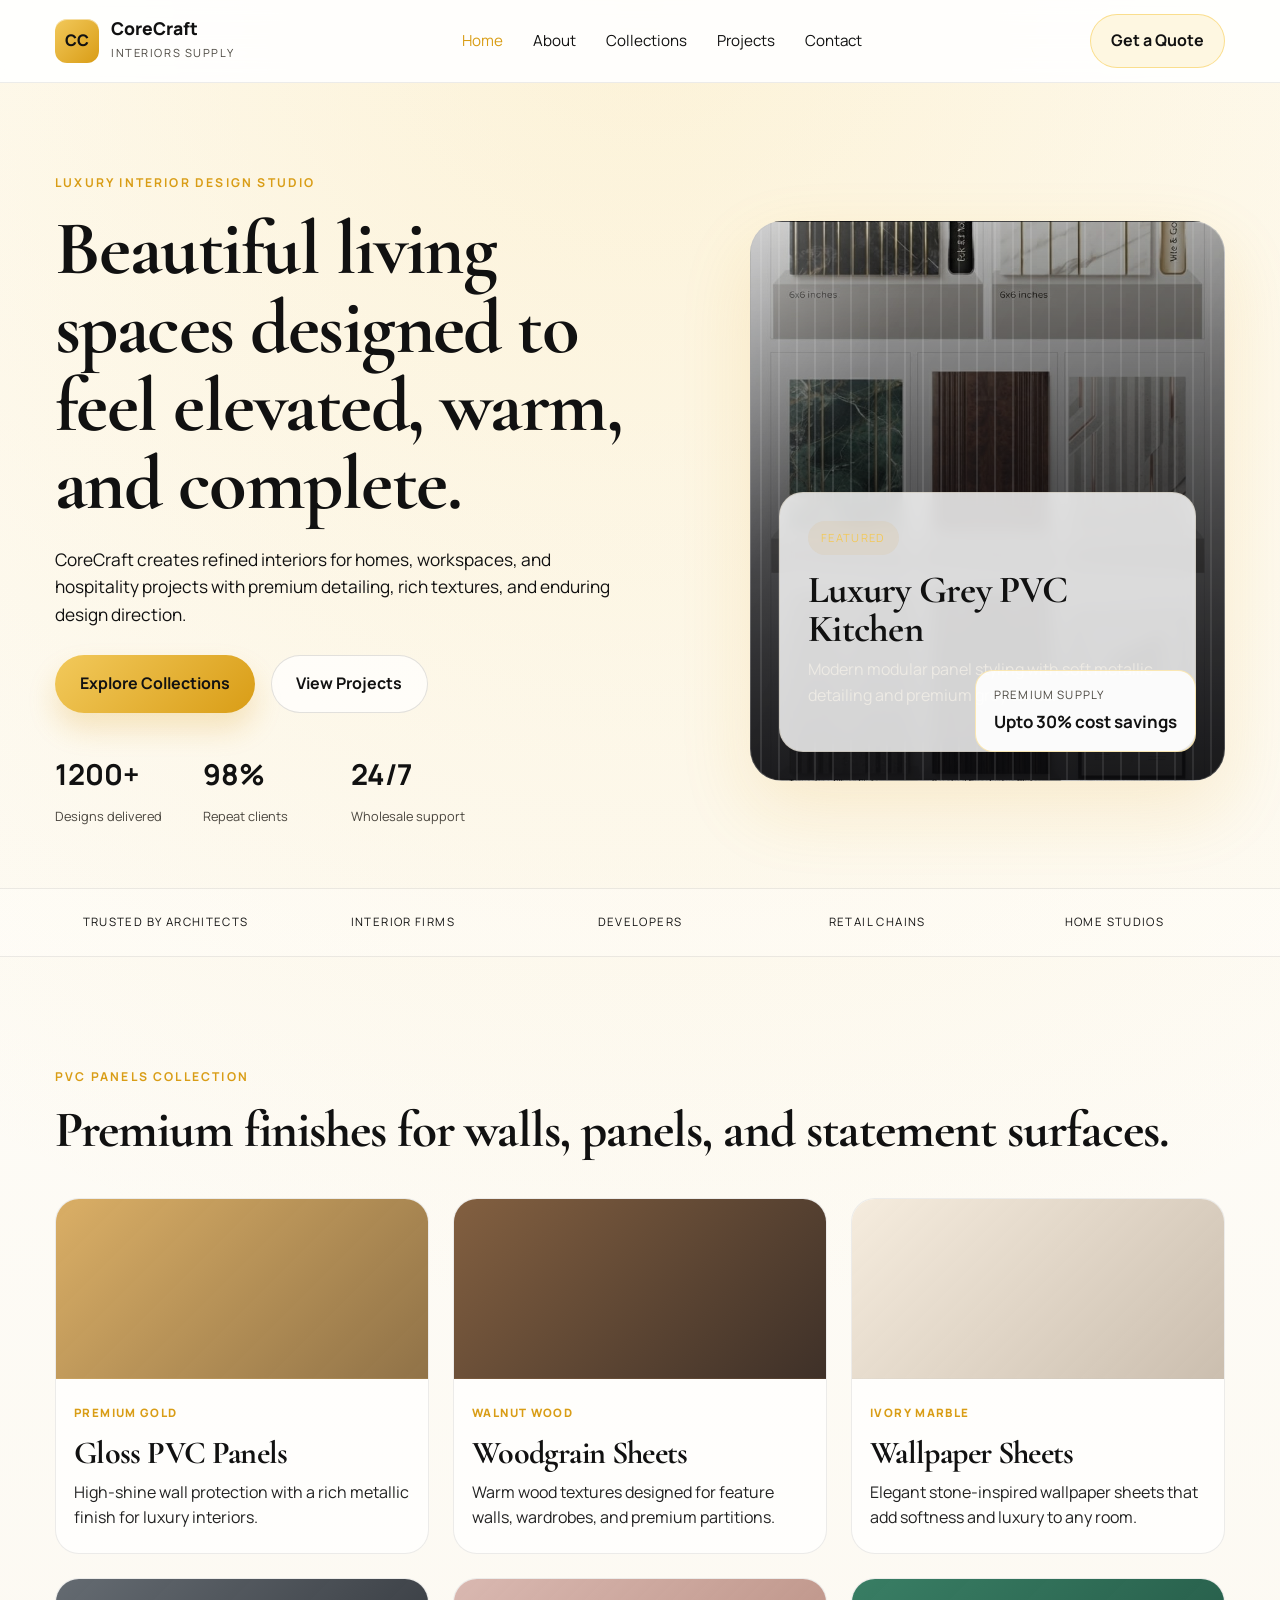
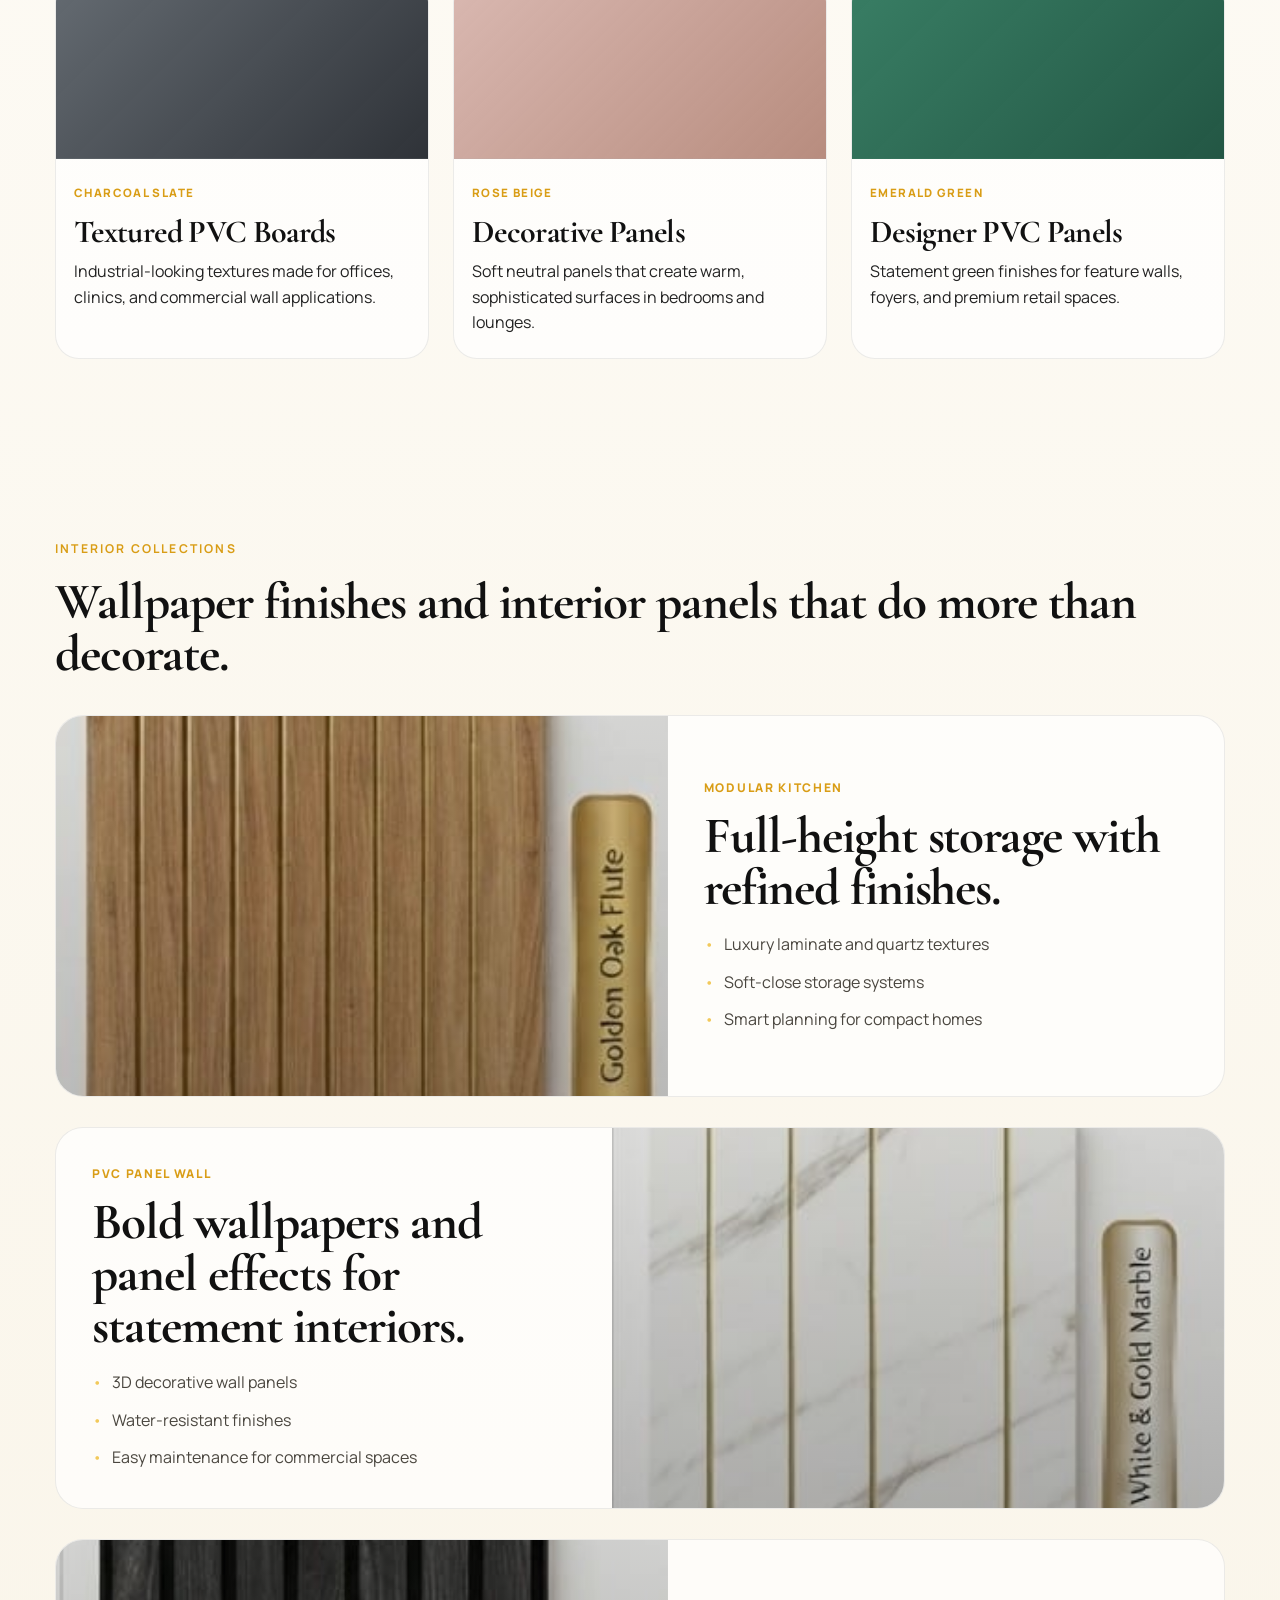
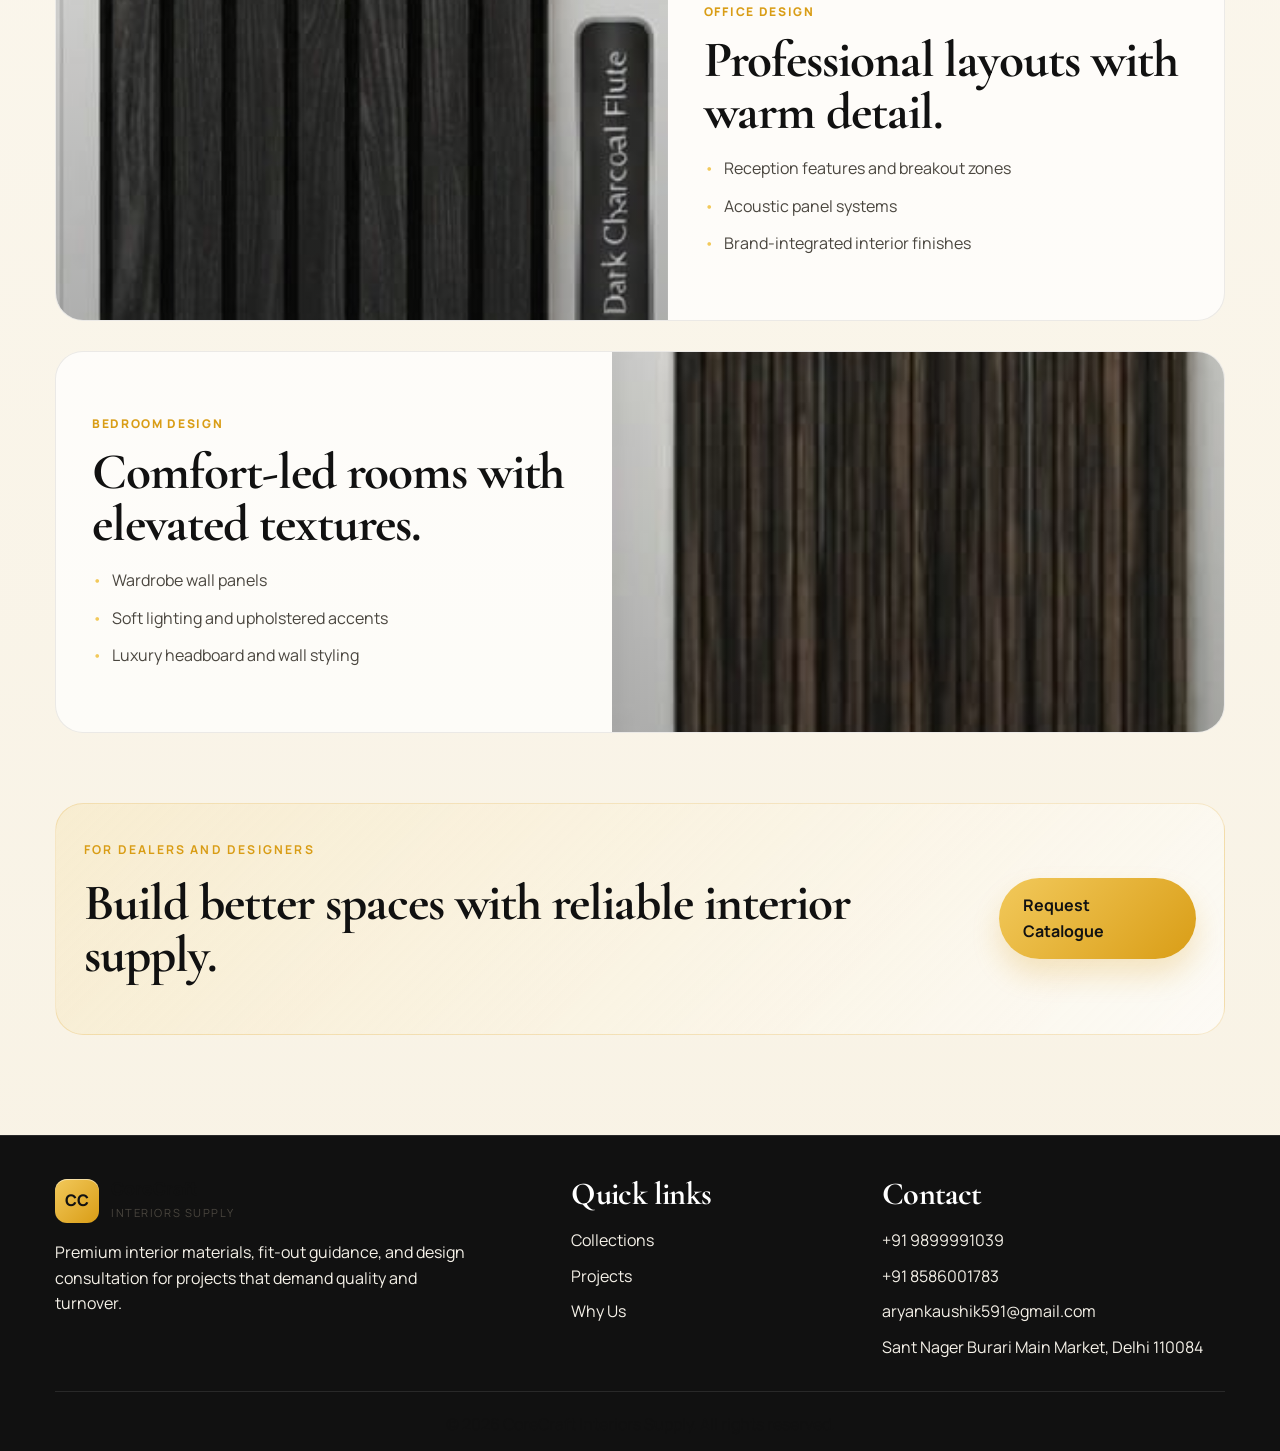
<file: index.html>
<!DOCTYPE html>
<html lang="en">
  <head>
    <meta charset="UTF-8" />
    <meta name="viewport" content="width=device-width, initial-scale=1.0" />
    <title>CoreCraft Interiors Supply</title>
    <meta
      name="description"
      content="CoreCraft Interiors Supply offers wholesale interior design solutions including modular kitchens, living room PVC panels, office interiors, and bedroom styling."
    />
    <link rel="preconnect" href="https://fonts.googleapis.com" />
    <link rel="preconnect" href="https://fonts.gstatic.com" crossorigin />
    <link
      href="https://fonts.googleapis.com/css2?family=Cormorant+Garamond:wght@500;600;700&family=Manrope:wght@400;500;600;700;800&display=swap"
      rel="stylesheet"
    />
    <link rel="stylesheet" href="styles.css" />
  </head>
  <body>
    <header class="topbar">
      <div class="container nav-wrap">
        <div class="brand-block">
          <div class="brand-mark">CC</div>
          <div>
            <p class="brand-name">CoreCraft</p>
            <span class="brand-sub">Interiors Supply</span>
          </div>
        </div>

        <nav class="main-nav" aria-label="Main navigation">
          <a href="index.html" class="active">Home</a>
          <a href="about.html">About</a>
          <a href="collections.html">Collections</a>
          <a href="projects.html">Projects</a>
          <a href="contact.html">Contact</a>
        </nav>

        <a class="nav-cta" href="contact.html">Get a Quote</a>
      </div>
    </header>

    <main id="home">
      <section class="hero">
        <div class="container hero-grid">
          <div class="hero-copy">
            <p class="eyebrow">Luxury interior design studio</p>
            <h1>Beautiful living spaces designed to feel elevated, warm, and complete.</h1>
            <p class="lead">
              CoreCraft creates refined interiors for homes, workspaces, and hospitality
              projects with premium detailing, rich textures, and enduring design direction.
            </p>

            <div class="hero-actions">
              <a class="btn btn-primary" href="collections.html">Explore Collections</a>
              <a class="btn btn-secondary" href="projects.html">View Projects</a>
            </div>

            <div class="hero-stats">
              <div>
                <strong>1200+</strong>
                <span>Designs delivered</span>
              </div>
              <div>
                <strong>98%</strong>
                <span>Repeat clients</span>
              </div>
              <div>
                <strong>24/7</strong>
                <span>Wholesale support</span>
              </div>
            </div>
          </div>

          <div class="hero-visual" aria-label="Interior design showcase">
            <div class="visual-card large-card">
              <div class="card-tag">Featured</div>
              <h3>Luxury Grey PVC Kitchen</h3>
              <p>Modern modular panel styling with soft metallic detailing and premium grey tones.</p>
            </div>
            <div class="floating-panel">
              <span>Premium supply</span>
              <strong>Upto 30% cost savings</strong>
            </div>
          </div>
        </div>
      </section>

      <section class="brands-strip">
        <div class="container strip-inner">
          <span>Trusted by architects</span>
          <span>Interior firms</span>
          <span>Developers</span>
          <span>Retail chains</span>
          <span>Home studios</span>
        </div>
      </section>

      <section id="collections" class="collections section-space">
        <div class="container">
          <div class="section-head">
            <p class="eyebrow">PVC panels collection</p>
            <h2>Premium finishes for walls, panels, and statement surfaces.</h2>
          </div>

          <div class="catalog-grid">
            <article class="catalog-card">
              <div class="catalog-swatch swatch-gold"></div>
              <div class="catalog-copy">
                <span>Premium Gold</span>
                <h3>Gloss PVC Panels</h3>
                <p>High-shine wall protection with a rich metallic finish for luxury interiors.</p>
              </div>
            </article>

            <article class="catalog-card">
              <div class="catalog-swatch swatch-walnut"></div>
              <div class="catalog-copy">
                <span>Walnut Wood</span>
                <h3>Woodgrain Sheets</h3>
                <p>Warm wood textures designed for feature walls, wardrobes, and premium partitions.</p>
              </div>
            </article>

            <article class="catalog-card">
              <div class="catalog-swatch swatch-ivory"></div>
              <div class="catalog-copy">
                <span>Ivory Marble</span>
                <h3>Wallpaper Sheets</h3>
                <p>Elegant stone-inspired wallpaper sheets that add softness and luxury to any room.</p>
              </div>
            </article>

            <article class="catalog-card">
              <div class="catalog-swatch swatch-slate"></div>
              <div class="catalog-copy">
                <span>Charcoal Slate</span>
                <h3>Textured PVC Boards</h3>
                <p>Industrial-looking textures made for offices, clinics, and commercial wall applications.</p>
              </div>
            </article>

            <article class="catalog-card">
              <div class="catalog-swatch swatch-rose"></div>
              <div class="catalog-copy">
                <span>Rose Beige</span>
                <h3>Decorative Panels</h3>
                <p>Soft neutral panels that create warm, sophisticated surfaces in bedrooms and lounges.</p>
              </div>
            </article>

            <article class="catalog-card">
              <div class="catalog-swatch swatch-emerald"></div>
              <div class="catalog-copy">
                <span>Emerald Green</span>
                <h3>Designer PVC Panels</h3>
                <p>Statement green finishes for feature walls, foyers, and premium retail spaces.</p>
              </div>
            </article>
          </div>
        </div>
      </section>

      <section class="page-section">
        <div class="container">
          <div class="section-head compact-head">
            <p class="eyebrow">Interior collections</p>
            <h2>Wallpaper finishes and interior panels that do more than decorate.</h2>
          </div>

          <div class="collection-list">
            <article class="detail-card">
              <div class="detail-image kitchen-panel"></div>
              <div class="detail-copy">
                <p class="card-kicker">Modular Kitchen</p>
                <h2>Full-height storage with refined finishes.</h2>
                <ul>
                  <li>Luxury laminate and quartz textures</li>
                  <li>Soft-close storage systems</li>
                  <li>Smart planning for compact homes</li>
                </ul>
              </div>
            </article>

            <article class="detail-card reverse">
              <div class="detail-image pvc-panel"></div>
              <div class="detail-copy">
                <p class="card-kicker">PVC Panel Wall</p>
                <h2>Bold wallpapers and panel effects for statement interiors.</h2>
                <ul>
                  <li>3D decorative wall panels</li>
                  <li>Water-resistant finishes</li>
                  <li>Easy maintenance for commercial spaces</li>
                </ul>
              </div>
            </article>

            <article class="detail-card">
              <div class="detail-image office-panel"></div>
              <div class="detail-copy">
                <p class="card-kicker">Office Design</p>
                <h2>Professional layouts with warm detail.</h2>
                <ul>
                  <li>Reception features and breakout zones</li>
                  <li>Acoustic panel systems</li>
                  <li>Brand-integrated interior finishes</li>
                </ul>
              </div>
            </article>

            <article class="detail-card reverse">
              <div class="detail-image bedroom-panel"></div>
              <div class="detail-copy">
                <p class="card-kicker">Bedroom Design</p>
                <h2>Comfort-led rooms with elevated textures.</h2>
                <ul>
                  <li>Wardrobe wall panels</li>
                  <li>Soft lighting and upholstered accents</li>
                  <li>Luxury headboard and wall styling</li>
                </ul>
              </div>
            </article>
          </div>
        </div>
      </section>

      <section class="cta-banner">
        <div class="container banner-inner">
          <div>
            <p class="eyebrow">For dealers and designers</p>
            <h2>Build better spaces with reliable interior supply.</h2>
          </div>
          <a href="contact.html" class="btn btn-primary">Request Catalogue</a>
        </div>
      </section>
    </main>

    <footer id="contact" class="site-footer">
      <div class="container footer-grid">
        <div>
          <div class="brand-block footer-brand">
            <div class="brand-mark">CC</div>
            <div>
              <p class="brand-name">CoreCraft</p>
              <span class="brand-sub">Interiors Supply</span>
            </div>
          </div>
          <p class="footer-copy">
            Premium interior materials, fit-out guidance, and design consultation for projects
            that demand quality and turnover.
          </p>
        </div>

        <div>
          <h3>Quick links</h3>
          <ul class="footer-links">
            <li><a href="#collections">Collections</a></li>
            <li><a href="#projects">Projects</a></li>
            <li><a href="#why-us">Why Us</a></li>
          </ul>
        </div>

        <div>
          <h3>Contact</h3>
          <ul class="footer-links">
            <li><a href="tel:+919899991039">+91 9899991039</a></li>
            <li><a href="tel:+918586001783">+91 8586001783</a></li>
            <li><a href="mailto:aryankaushik591@gmail.com">aryankaushik591@gmail.com</a></li>
            <li>Sant Nager Burari Main Market, Delhi 110084</li>
          </ul>
        </div>
      </div>

      <div class="container footer-bottom">
        <p>© <span id="year"></span> CoreCraft Interiors Supply. All rights reserved.</p>
      </div>
    </footer>

    <script src="script.js"></script>
  </body>
</html>
</file>
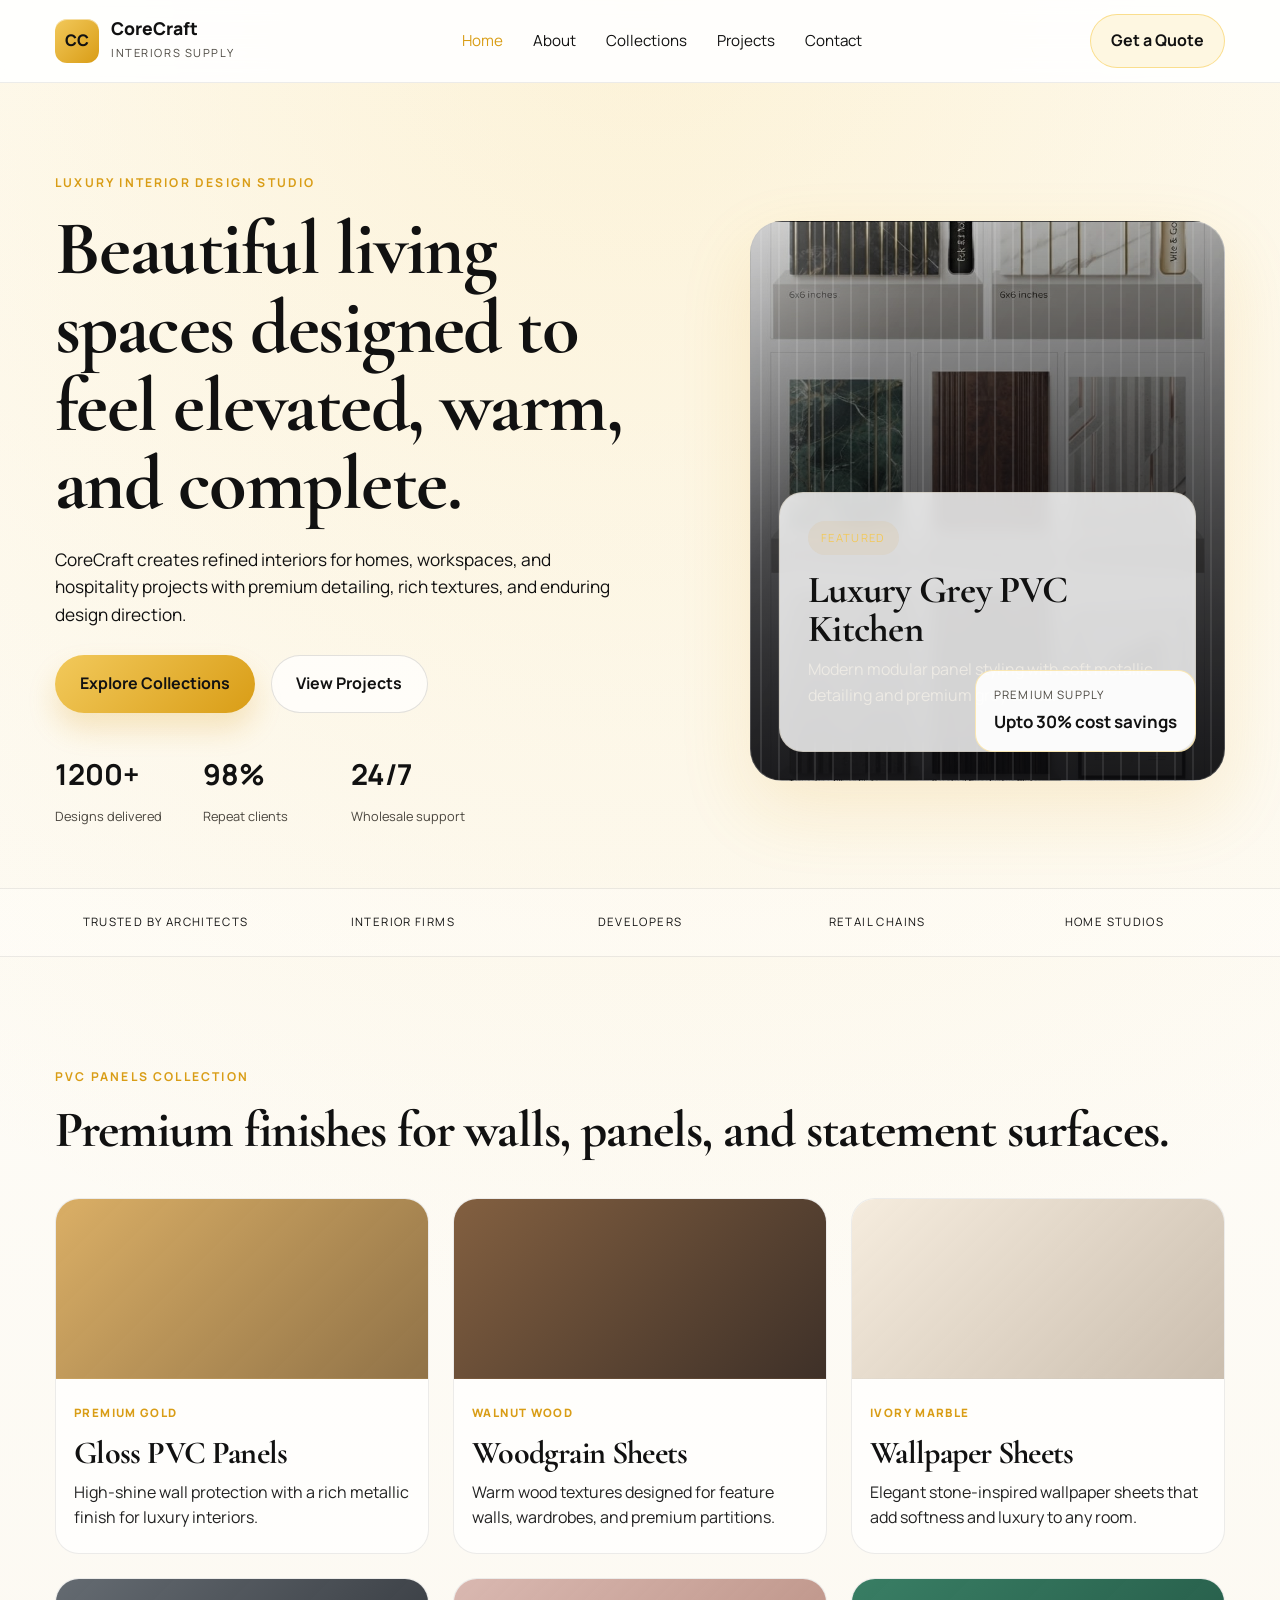
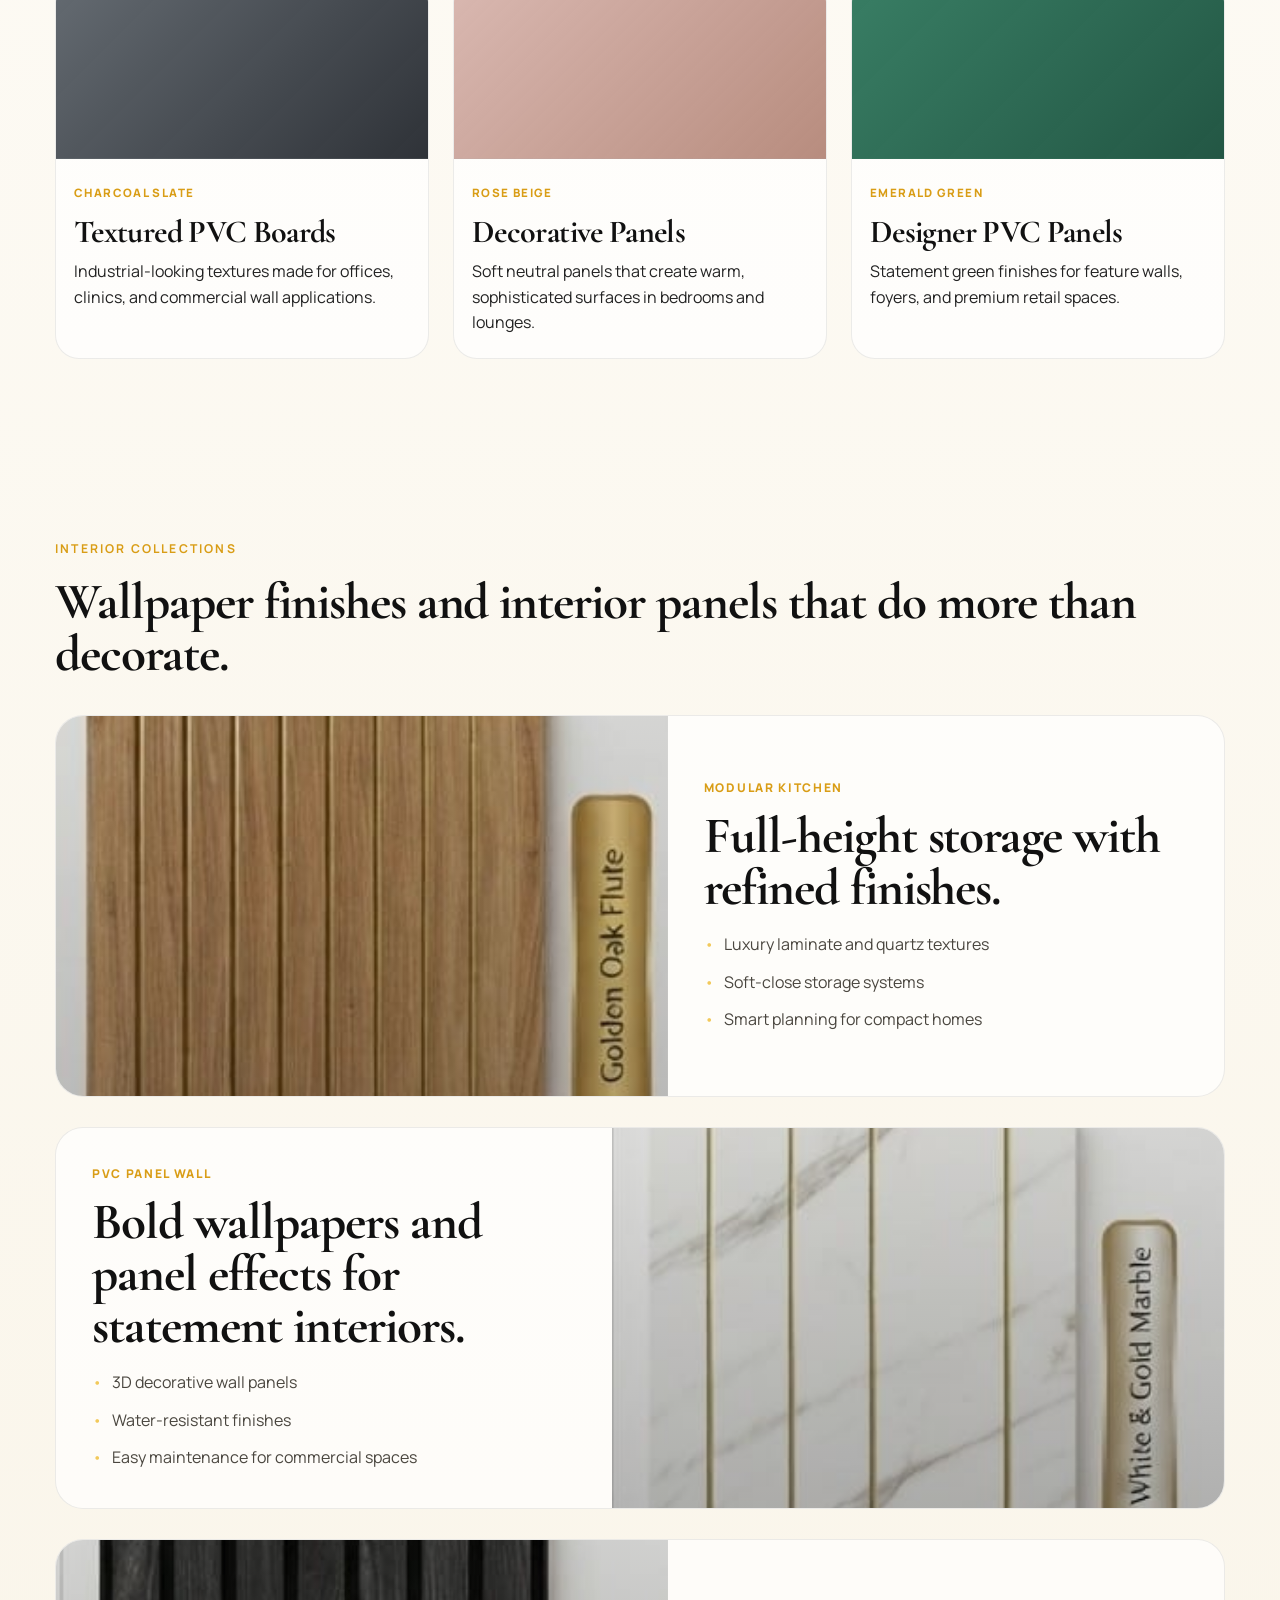
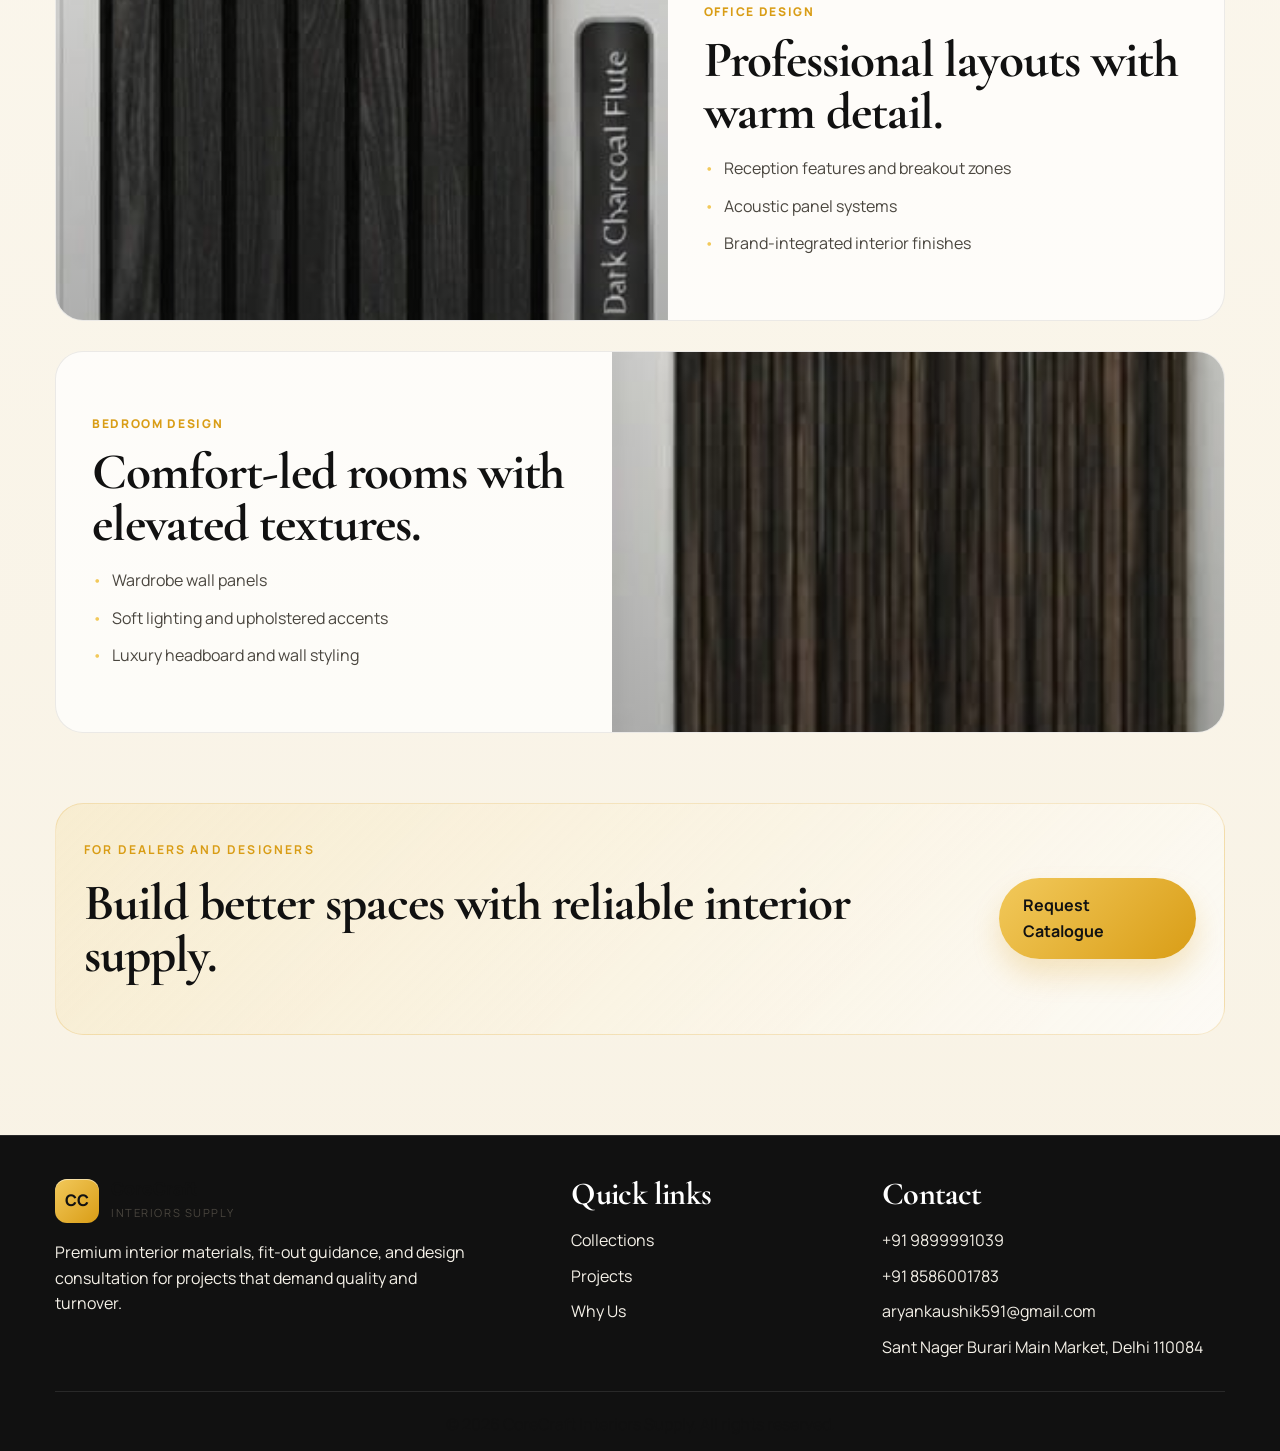
<file: interior website/index.html>
<!DOCTYPE html>
<html lang="en">
  <head>
    <meta charset="UTF-8" />
    <meta name="viewport" content="width=device-width, initial-scale=1.0" />
    <title>CoreCraft Interiors Supply</title>
    <meta
      name="description"
      content="CoreCraft Interiors Supply offers wholesale interior design solutions including modular kitchens, living room PVC panels, office interiors, and bedroom styling."
    />
    <link rel="preconnect" href="https://fonts.googleapis.com" />
    <link rel="preconnect" href="https://fonts.gstatic.com" crossorigin />
    <link
      href="https://fonts.googleapis.com/css2?family=Cormorant+Garamond:wght@500;600;700&family=Manrope:wght@400;500;600;700;800&display=swap"
      rel="stylesheet"
    />
    <link rel="stylesheet" href="styles.css" />
  </head>
  <body>
    <header class="topbar">
      <div class="container nav-wrap">
        <div class="brand-block">
          <div class="brand-mark">CC</div>
          <div>
            <p class="brand-name">CoreCraft</p>
            <span class="brand-sub">Interiors Supply</span>
          </div>
        </div>

        <nav class="main-nav" aria-label="Main navigation">
          <a href="index.html" class="active">Home</a>
          <a href="about.html">About</a>
          <a href="collections.html">Collections</a>
          <a href="projects.html">Projects</a>
          <a href="contact.html">Contact</a>
        </nav>

        <a class="nav-cta" href="contact.html">Get a Quote</a>
      </div>
    </header>

    <main id="home">
      <section class="hero">
        <div class="container hero-grid">
          <div class="hero-copy">
            <p class="eyebrow">Luxury interior design studio</p>
            <h1>Beautiful living spaces designed to feel elevated, warm, and complete.</h1>
            <p class="lead">
              CoreCraft creates refined interiors for homes, workspaces, and hospitality
              projects with premium detailing, rich textures, and enduring design direction.
            </p>

            <div class="hero-actions">
              <a class="btn btn-primary" href="collections.html">Explore Collections</a>
              <a class="btn btn-secondary" href="projects.html">View Projects</a>
            </div>

            <div class="hero-stats">
              <div>
                <strong>1200+</strong>
                <span>Designs delivered</span>
              </div>
              <div>
                <strong>98%</strong>
                <span>Repeat clients</span>
              </div>
              <div>
                <strong>24/7</strong>
                <span>Wholesale support</span>
              </div>
            </div>
          </div>

          <div class="hero-visual" aria-label="Interior design showcase">
            <div class="visual-card large-card">
              <div class="card-tag">Featured</div>
              <h3>Luxury Grey PVC Kitchen</h3>
              <p>Modern modular panel styling with soft metallic detailing and premium grey tones.</p>
            </div>
            <div class="floating-panel">
              <span>Premium supply</span>
              <strong>Upto 30% cost savings</strong>
            </div>
          </div>
        </div>
      </section>

      <section class="brands-strip">
        <div class="container strip-inner">
          <span>Trusted by architects</span>
          <span>Interior firms</span>
          <span>Developers</span>
          <span>Retail chains</span>
          <span>Home studios</span>
        </div>
      </section>

      <section id="collections" class="collections section-space">
        <div class="container">
          <div class="section-head">
            <p class="eyebrow">PVC panels collection</p>
            <h2>Premium finishes for walls, panels, and statement surfaces.</h2>
          </div>

          <div class="catalog-grid">
            <article class="catalog-card">
              <div class="catalog-swatch swatch-gold"></div>
              <div class="catalog-copy">
                <span>Premium Gold</span>
                <h3>Gloss PVC Panels</h3>
                <p>High-shine wall protection with a rich metallic finish for luxury interiors.</p>
              </div>
            </article>

            <article class="catalog-card">
              <div class="catalog-swatch swatch-walnut"></div>
              <div class="catalog-copy">
                <span>Walnut Wood</span>
                <h3>Woodgrain Sheets</h3>
                <p>Warm wood textures designed for feature walls, wardrobes, and premium partitions.</p>
              </div>
            </article>

            <article class="catalog-card">
              <div class="catalog-swatch swatch-ivory"></div>
              <div class="catalog-copy">
                <span>Ivory Marble</span>
                <h3>Wallpaper Sheets</h3>
                <p>Elegant stone-inspired wallpaper sheets that add softness and luxury to any room.</p>
              </div>
            </article>

            <article class="catalog-card">
              <div class="catalog-swatch swatch-slate"></div>
              <div class="catalog-copy">
                <span>Charcoal Slate</span>
                <h3>Textured PVC Boards</h3>
                <p>Industrial-looking textures made for offices, clinics, and commercial wall applications.</p>
              </div>
            </article>

            <article class="catalog-card">
              <div class="catalog-swatch swatch-rose"></div>
              <div class="catalog-copy">
                <span>Rose Beige</span>
                <h3>Decorative Panels</h3>
                <p>Soft neutral panels that create warm, sophisticated surfaces in bedrooms and lounges.</p>
              </div>
            </article>

            <article class="catalog-card">
              <div class="catalog-swatch swatch-emerald"></div>
              <div class="catalog-copy">
                <span>Emerald Green</span>
                <h3>Designer PVC Panels</h3>
                <p>Statement green finishes for feature walls, foyers, and premium retail spaces.</p>
              </div>
            </article>
          </div>
        </div>
      </section>

      <section class="page-section">
        <div class="container">
          <div class="section-head compact-head">
            <p class="eyebrow">Interior collections</p>
            <h2>Wallpaper finishes and interior panels that do more than decorate.</h2>
          </div>

          <div class="collection-list">
            <article class="detail-card">
              <div class="detail-image kitchen-panel"></div>
              <div class="detail-copy">
                <p class="card-kicker">Modular Kitchen</p>
                <h2>Full-height storage with refined finishes.</h2>
                <ul>
                  <li>Luxury laminate and quartz textures</li>
                  <li>Soft-close storage systems</li>
                  <li>Smart planning for compact homes</li>
                </ul>
              </div>
            </article>

            <article class="detail-card reverse">
              <div class="detail-image pvc-panel"></div>
              <div class="detail-copy">
                <p class="card-kicker">PVC Panel Wall</p>
                <h2>Bold wallpapers and panel effects for statement interiors.</h2>
                <ul>
                  <li>3D decorative wall panels</li>
                  <li>Water-resistant finishes</li>
                  <li>Easy maintenance for commercial spaces</li>
                </ul>
              </div>
            </article>

            <article class="detail-card">
              <div class="detail-image office-panel"></div>
              <div class="detail-copy">
                <p class="card-kicker">Office Design</p>
                <h2>Professional layouts with warm detail.</h2>
                <ul>
                  <li>Reception features and breakout zones</li>
                  <li>Acoustic panel systems</li>
                  <li>Brand-integrated interior finishes</li>
                </ul>
              </div>
            </article>

            <article class="detail-card reverse">
              <div class="detail-image bedroom-panel"></div>
              <div class="detail-copy">
                <p class="card-kicker">Bedroom Design</p>
                <h2>Comfort-led rooms with elevated textures.</h2>
                <ul>
                  <li>Wardrobe wall panels</li>
                  <li>Soft lighting and upholstered accents</li>
                  <li>Luxury headboard and wall styling</li>
                </ul>
              </div>
            </article>
          </div>
        </div>
      </section>

      <section class="cta-banner">
        <div class="container banner-inner">
          <div>
            <p class="eyebrow">For dealers and designers</p>
            <h2>Build better spaces with reliable interior supply.</h2>
          </div>
          <a href="contact.html" class="btn btn-primary">Request Catalogue</a>
        </div>
      </section>
    </main>

    <footer id="contact" class="site-footer">
      <div class="container footer-grid">
        <div>
          <div class="brand-block footer-brand">
            <div class="brand-mark">CC</div>
            <div>
              <p class="brand-name">CoreCraft</p>
              <span class="brand-sub">Interiors Supply</span>
            </div>
          </div>
          <p class="footer-copy">
            Premium interior materials, fit-out guidance, and design consultation for projects
            that demand quality and turnover.
          </p>
        </div>

        <div>
          <h3>Quick links</h3>
          <ul class="footer-links">
            <li><a href="#collections">Collections</a></li>
            <li><a href="#projects">Projects</a></li>
            <li><a href="#why-us">Why Us</a></li>
          </ul>
        </div>

        <div>
          <h3>Contact</h3>
          <ul class="footer-links">
            <li><a href="tel:+919899991039">+91 9899991039</a></li>
            <li><a href="tel:+918586001783">+91 8586001783</a></li>
            <li><a href="mailto:aryankaushik591@gmail.com">aryankaushik591@gmail.com</a></li>
            <li>Sant Nager Burari Main Market, Delhi 110084</li>
          </ul>
        </div>
      </div>

      <div class="container footer-bottom">
        <p>© <span id="year"></span> CoreCraft Interiors Supply. All rights reserved.</p>
      </div>
    </footer>

    <script src="script.js"></script>
  </body>
</html>
</file>
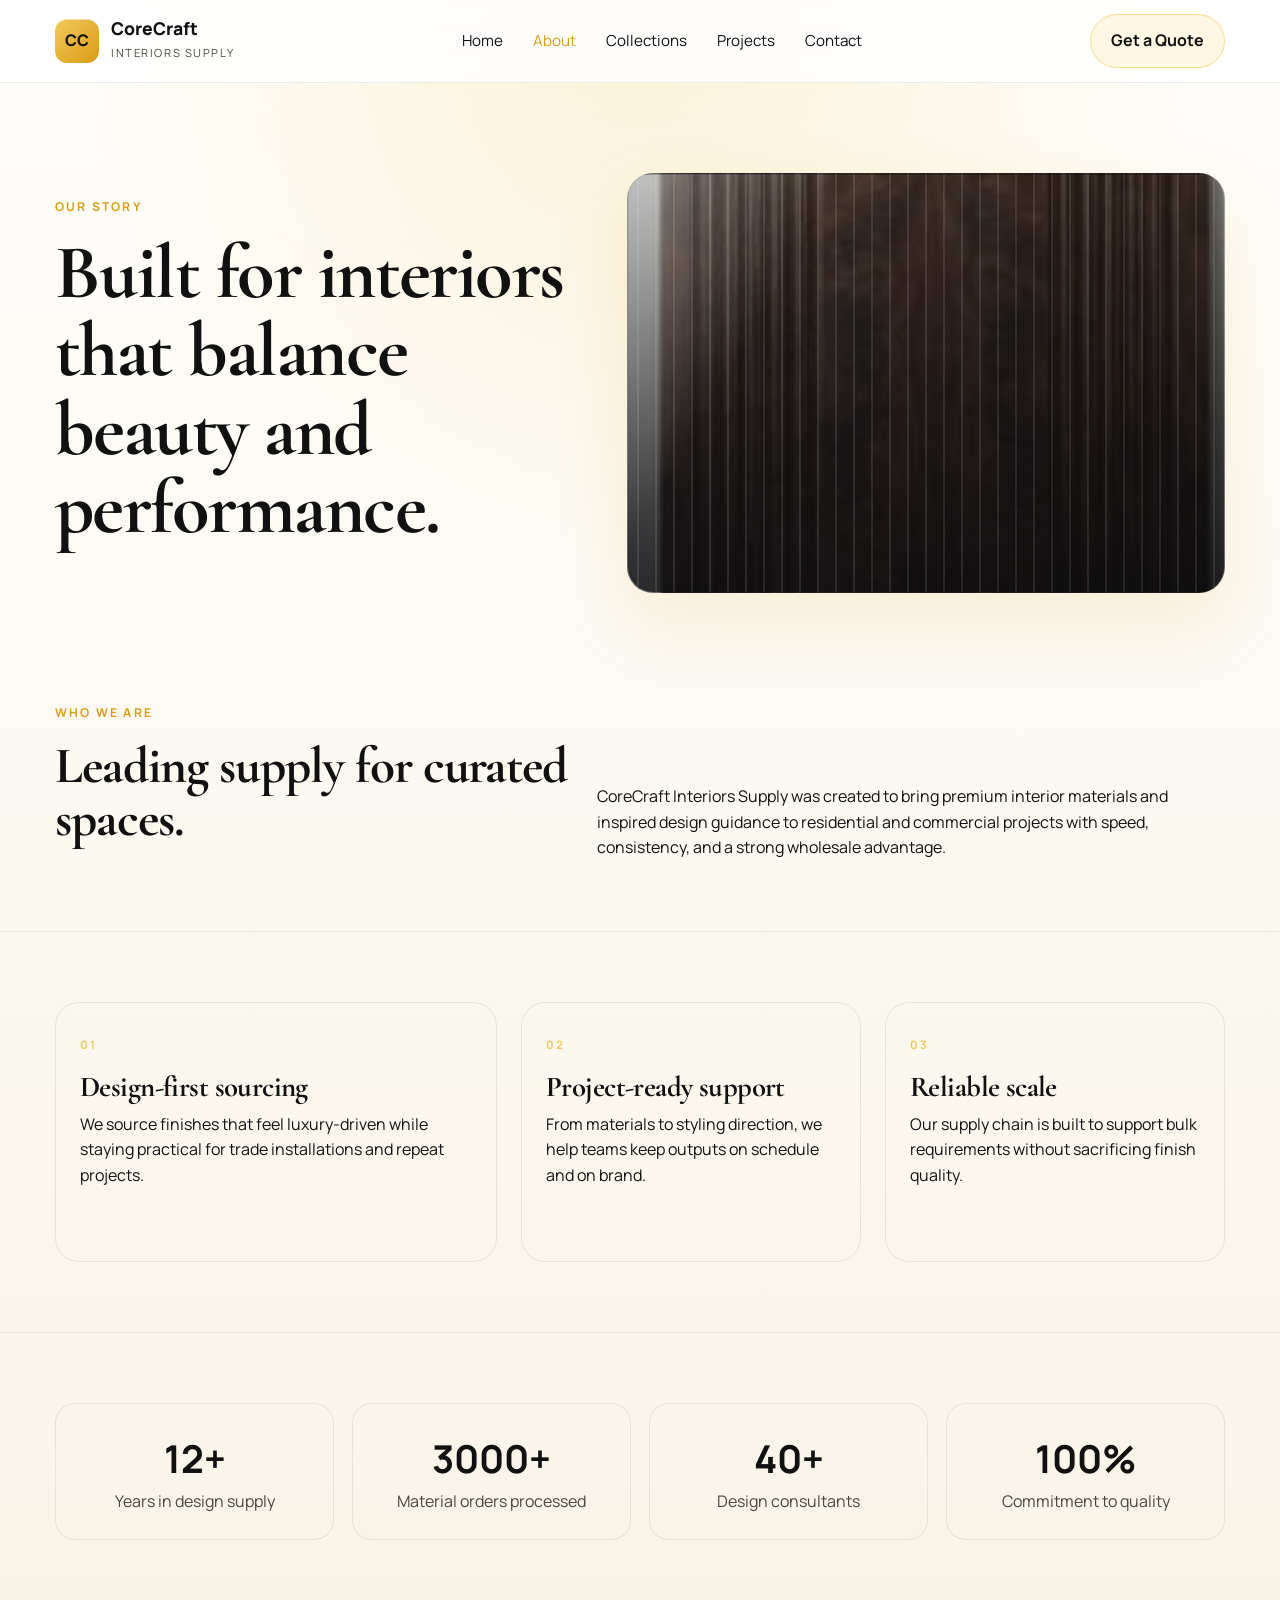
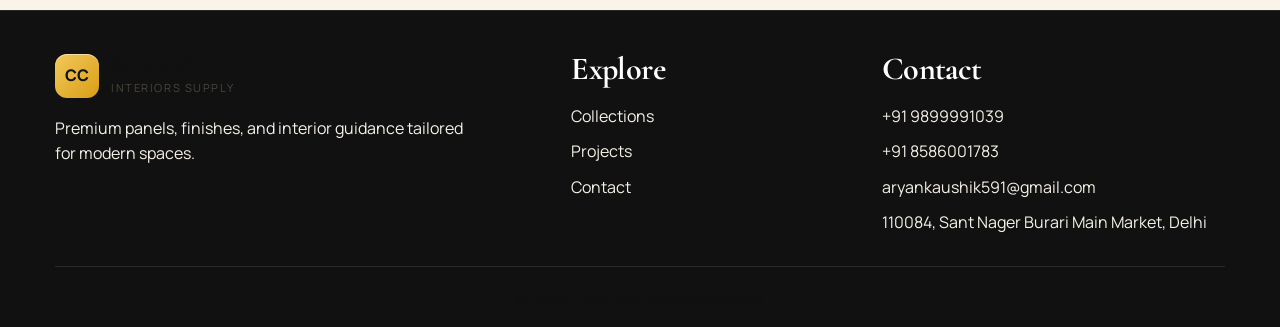
<file: about.html>
<!DOCTYPE html>
<html lang="en">
  <head>
    <meta charset="UTF-8" />
    <meta name="viewport" content="width=device-width, initial-scale=1.0" />
    <title>About | CoreCraft Interiors Supply</title>
    <meta name="description" content="Learn about CoreCraft Interiors Supply, our design philosophy, and our wholesale interior solutions." />
    <link rel="preconnect" href="https://fonts.googleapis.com" />
    <link rel="preconnect" href="https://fonts.gstatic.com" crossorigin />
    <link href="https://fonts.googleapis.com/css2?family=Cormorant+Garamond:wght@500;600;700&family=Manrope:wght@400;500;600;700;800&display=swap" rel="stylesheet" />
    <link rel="stylesheet" href="styles.css" />
  </head>
  <body>
    <header class="site-header">
      <div class="container nav-wrap">
        <a href="index.html" class="brand-block" aria-label="CoreCraft home page">
          <div class="brand-mark">CC</div>
          <div>
            <p class="brand-name">CoreCraft</p>
            <span class="brand-sub">Interiors Supply</span>
          </div>
        </a>

        <nav class="main-nav" aria-label="Main navigation">
          <a href="index.html">Home</a>
          <a href="about.html" class="active">About</a>
          <a href="collections.html">Collections</a>
          <a href="projects.html">Projects</a>
          <a href="contact.html">Contact</a>
        </nav>

        <a class="nav-cta" href="contact.html">Get a Quote</a>
      </div>
    </header>

    <main>
      <section class="page-hero page-hero-about">
        <div class="container page-hero-grid">
          <div>
            <p class="eyebrow">Our story</p>
            <h1>Built for interiors that balance beauty and performance.</h1>
          </div>
          <div class="hero-visual tall-visual"></div>
        </div>
      </section>

      <section class="page-section">
        <div class="container story-grid">
          <div>
            <p class="eyebrow">Who we are</p>
            <h2>Leading supply for curated spaces.</h2>
          </div>
          <p>
            CoreCraft Interiors Supply was created to bring premium interior materials and inspired design guidance to residential and commercial projects with speed, consistency, and a strong wholesale advantage.
          </p>
        </div>
      </section>

      <section class="page-section soft-panel">
        <div class="container values-grid">
          <article class="info-card large-card">
            <span class="card-number">01</span>
            <h3>Design-first sourcing</h3>
            <p>We source finishes that feel luxury-driven while staying practical for trade installations and repeat projects.</p>
          </article>
          <article class="info-card">
            <span class="card-number">02</span>
            <h3>Project-ready support</h3>
            <p>From materials to styling direction, we help teams keep outputs on schedule and on brand.</p>
          </article>
          <article class="info-card">
            <span class="card-number">03</span>
            <h3>Reliable scale</h3>
            <p>Our supply chain is built to support bulk requirements without sacrificing finish quality.</p>
          </article>
        </div>
      </section>

      <section class="page-section">
        <div class="container stats-grid">
          <div>
            <strong>12+</strong>
            <span>Years in design supply</span>
          </div>
          <div>
            <strong>3000+</strong>
            <span>Material orders processed</span>
          </div>
          <div>
            <strong>40+</strong>
            <span>Design consultants</span>
          </div>
          <div>
            <strong>100%</strong>
            <span>Commitment to quality</span>
          </div>
        </div>
      </section>
    </main>

    <footer class="site-footer">
      <div class="container footer-grid">
        <div>
          <div class="brand-block footer-brand">
            <div class="brand-mark">CC</div>
            <div>
              <p class="brand-name">CoreCraft</p>
              <span class="brand-sub">Interiors Supply</span>
            </div>
          </div>
          <p class="footer-copy">Premium panels, finishes, and interior guidance tailored for modern spaces.</p>
        </div>

        <div>
          <h3>Explore</h3>
          <ul class="footer-links">
            <li><a href="collections.html">Collections</a></li>
            <li><a href="projects.html">Projects</a></li>
            <li><a href="contact.html">Contact</a></li>
          </ul>
        </div>

        <div>
          <h3>Contact</h3>
          <ul class="footer-links">
            <li><a href="tel:+919899991039">+91 9899991039</a></li>
            <li><a href="tel:+918586001783">+91 8586001783</a></li>
            <li><a href="mailto:aryankaushik591@gmail.com">aryankaushik591@gmail.com</a></li>
            <li>110084, Sant Nager Burari Main Market, Delhi</li>
          </ul>
        </div>
      </div>

      <div class="container footer-bottom">
        <p>© <span id="year"></span> CoreCraft Interiors Supply.</p>
      </div>
    </footer>

    <script src="script.js"></script>
  </body>
</html>
</file>
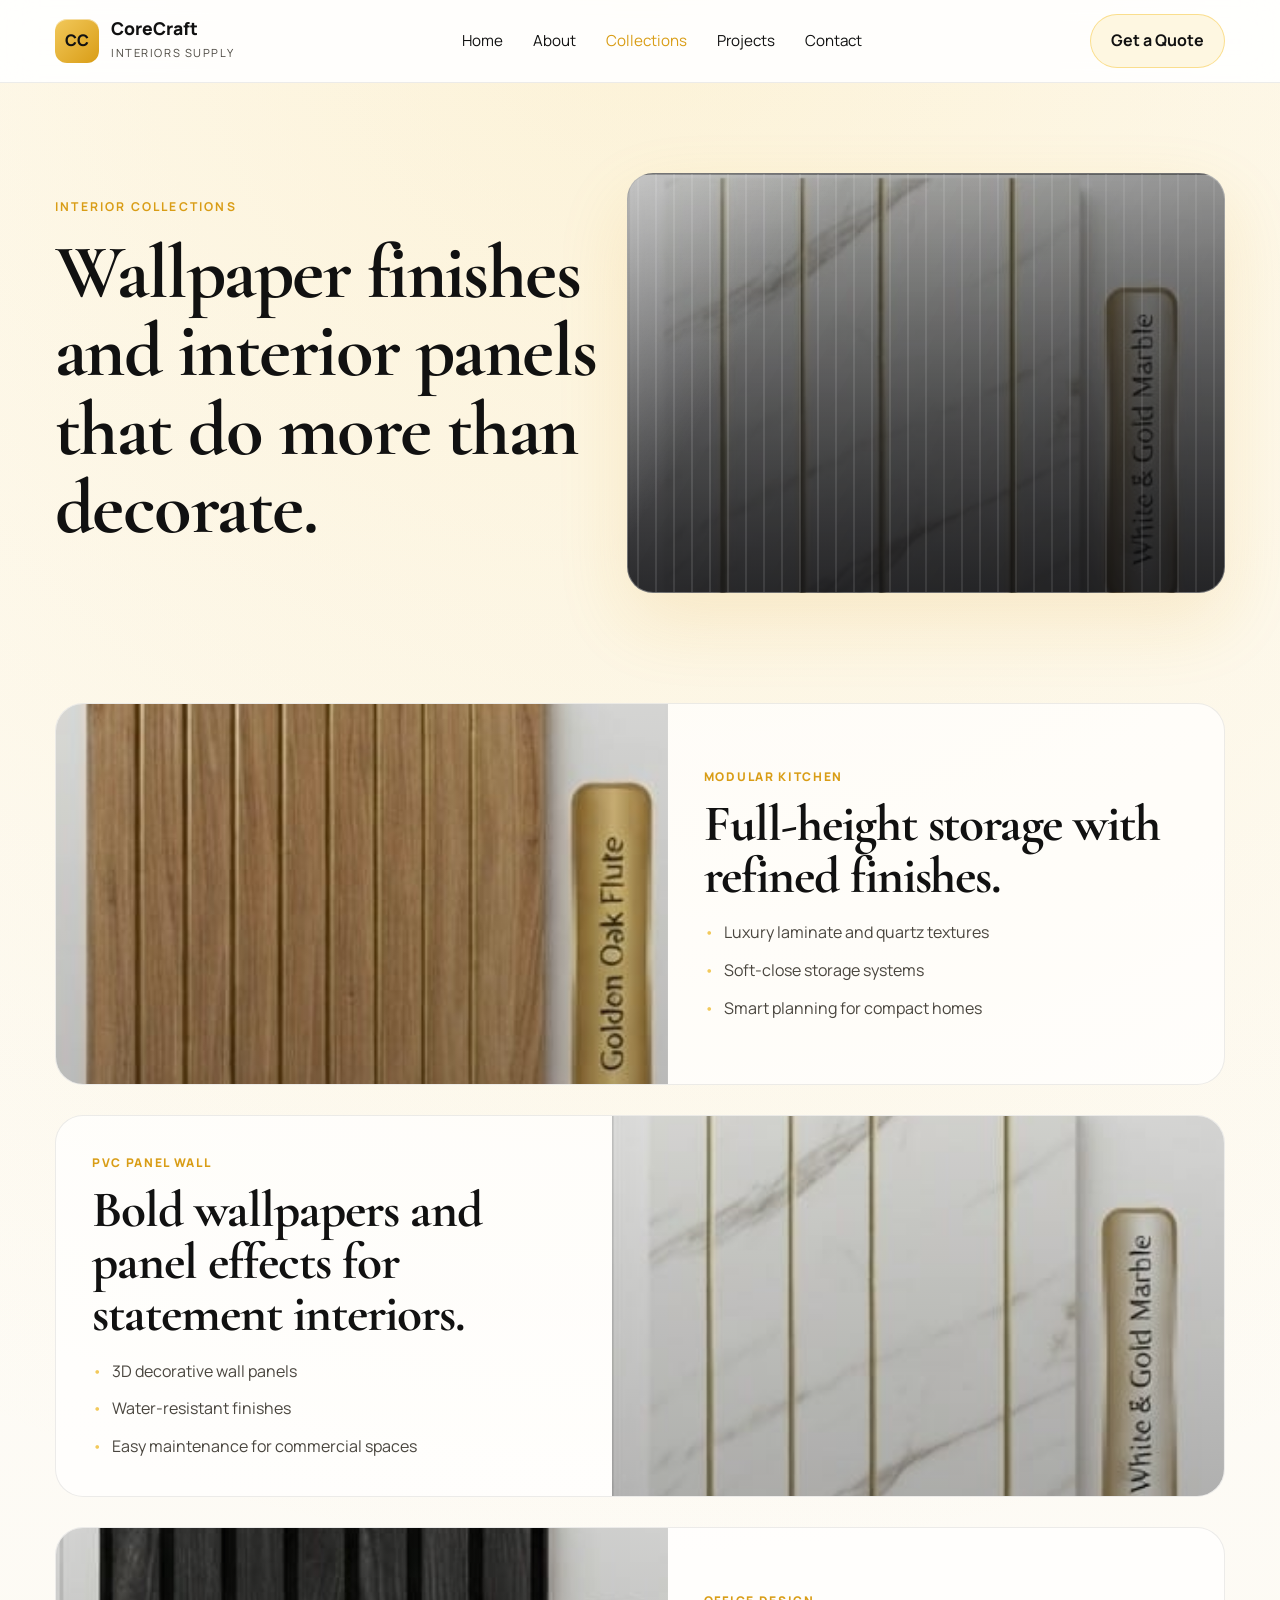
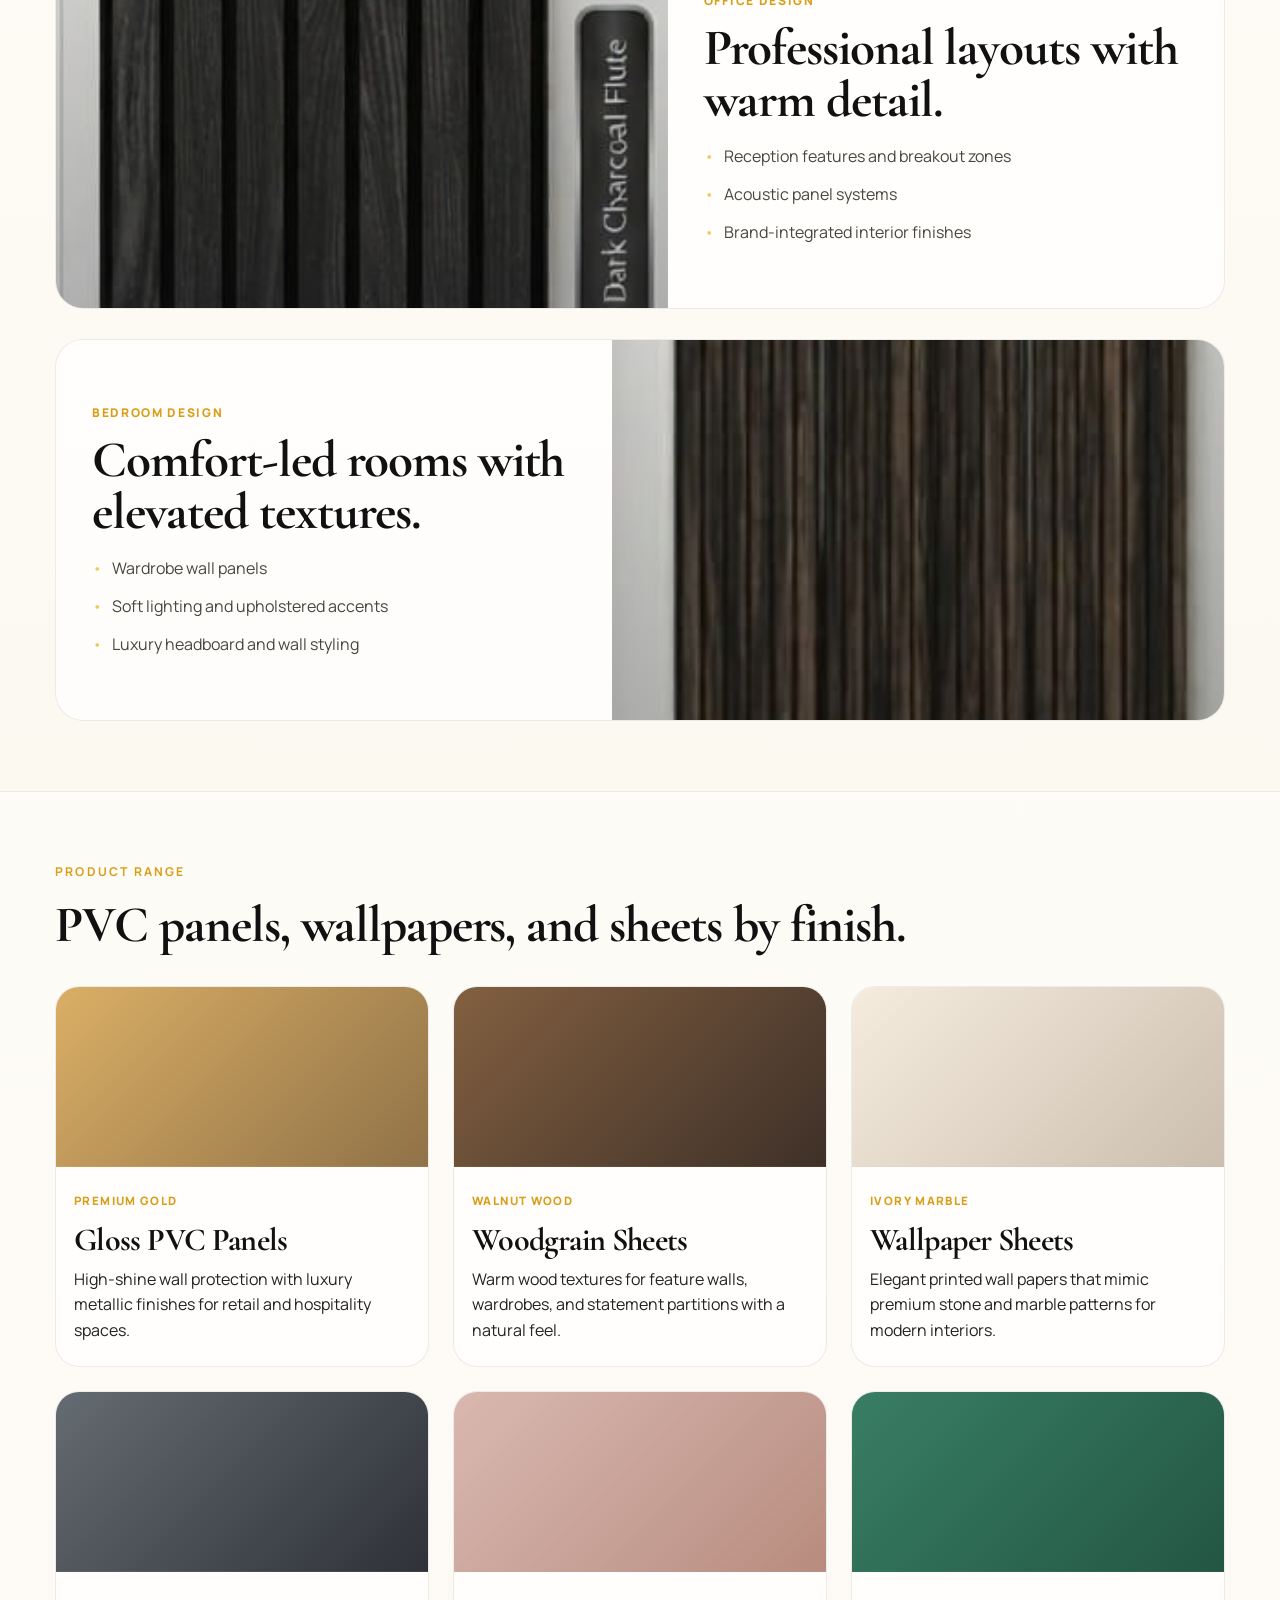
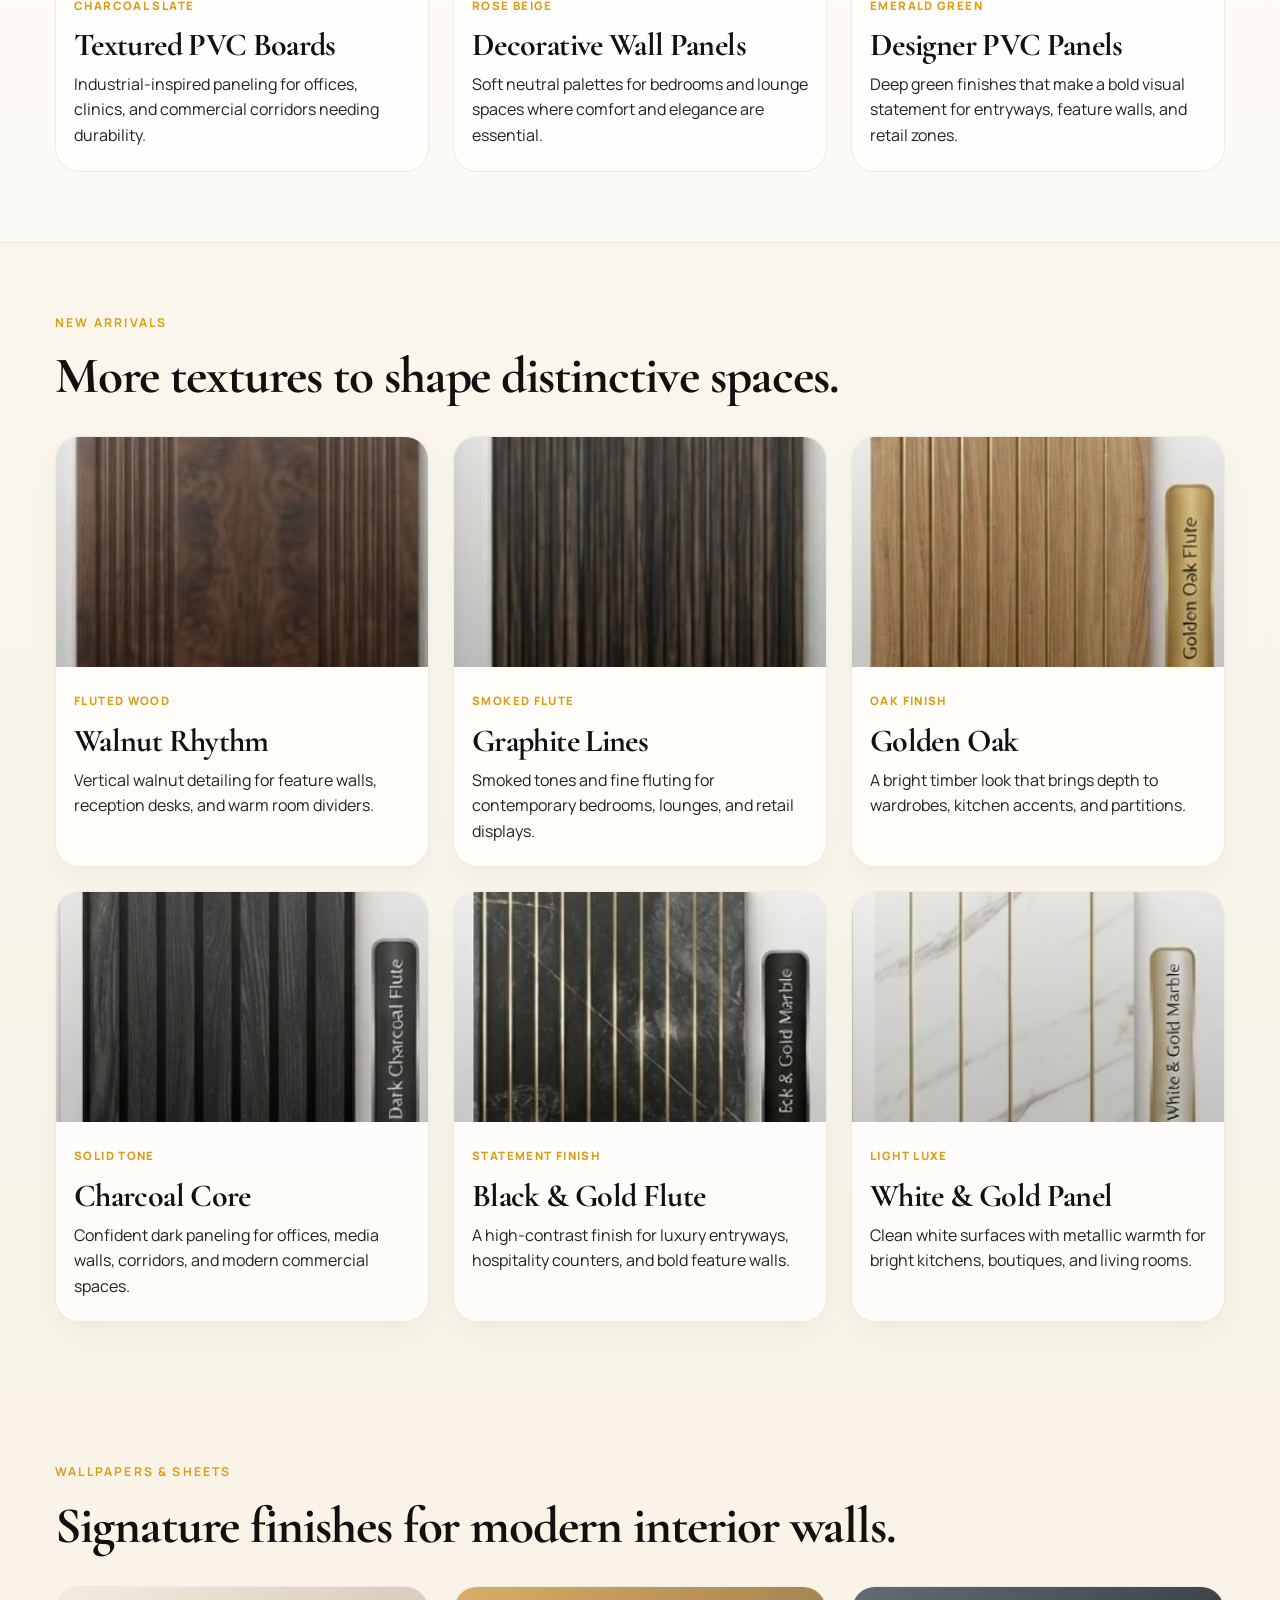
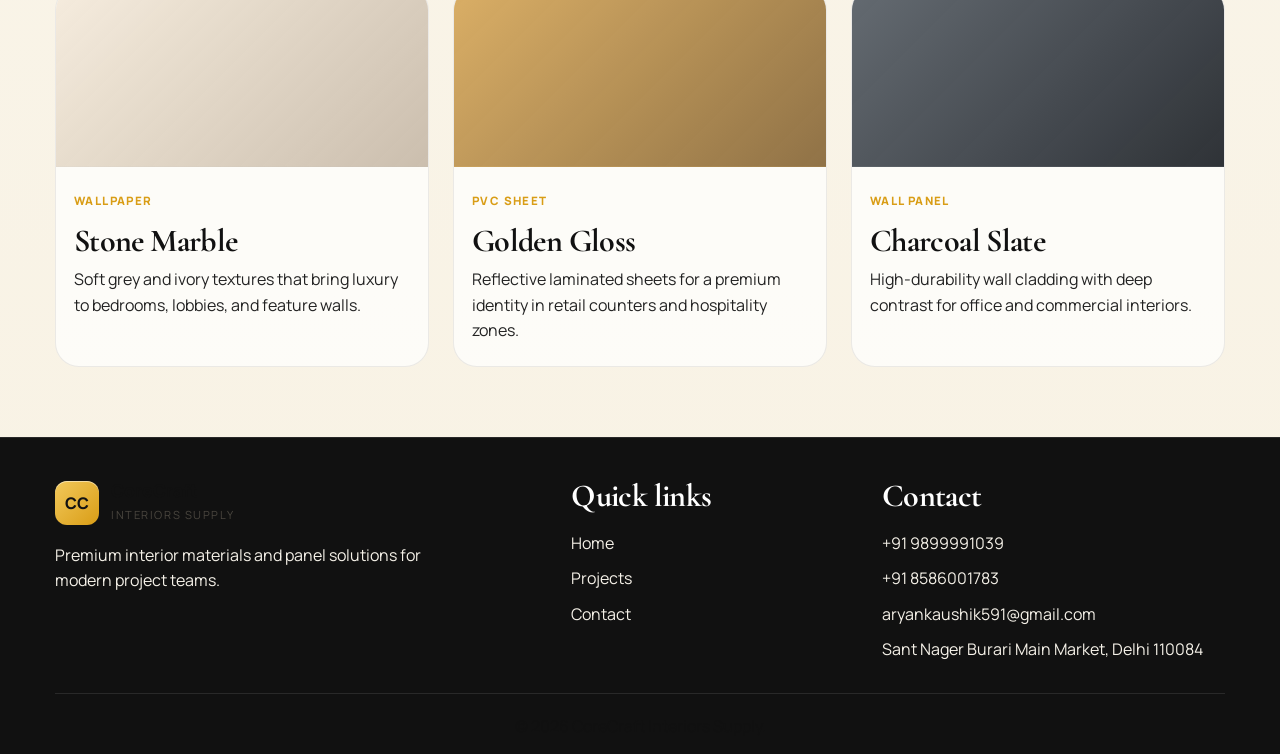
<file: collections.html>
<!DOCTYPE html>
<html lang="en">
  <head>
    <meta charset="UTF-8" />
    <meta name="viewport" content="width=device-width, initial-scale=1.0" />
    <title>Collections | CoreCraft Interiors Supply</title>
    <meta name="description" content="Explore CoreCraft Interiors Supply collections for modular kitchen, PVC wall panels, office interiors, and bedroom styling." />
    <link rel="preconnect" href="https://fonts.googleapis.com" />
    <link rel="preconnect" href="https://fonts.gstatic.com" crossorigin />
    <link href="https://fonts.googleapis.com/css2?family=Cormorant+Garamond:wght@500;600;700&family=Manrope:wght@400;500;600;700;800&display=swap" rel="stylesheet" />
    <link rel="stylesheet" href="styles.css" />
  </head>
  <body>
    <header class="site-header">
      <div class="container nav-wrap">
        <a href="index.html" class="brand-block" aria-label="CoreCraft home page">
          <div class="brand-mark">CC</div>
          <div>
            <p class="brand-name">CoreCraft</p>
            <span class="brand-sub">Interiors Supply</span>
          </div>
        </a>

        <nav class="main-nav" aria-label="Main navigation">
          <a href="index.html">Home</a>
          <a href="about.html">About</a>
          <a href="collections.html" class="active">Collections</a>
          <a href="projects.html">Projects</a>
          <a href="contact.html">Contact</a>
        </nav>

        <a class="nav-cta" href="contact.html">Get a Quote</a>
      </div>
    </header>

    <main>
      <section class="page-hero page-hero-collections">
        <div class="container page-hero-grid">
          <div>
            <p class="eyebrow">Interior collections</p>
            <h1>Wallpaper finishes and interior panels that do more than decorate.</h1>
          </div>
          <div class="hero-visual wide-visual"></div>
        </div>
      </section>

      <section class="page-section">
        <div class="container collection-list">
          <article class="detail-card">
            <div class="detail-image kitchen-panel"></div>
            <div class="detail-copy">
              <p class="card-kicker">Modular Kitchen</p>
              <h2>Full-height storage with refined finishes.</h2>
              <ul>
                <li>Luxury laminate and quartz textures</li>
                <li>Soft-close storage systems</li>
                <li>Smart planning for compact homes</li>
              </ul>
            </div>
          </article>

          <article class="detail-card reverse">
            <div class="detail-image pvc-panel"></div>
            <div class="detail-copy">
              <p class="card-kicker">PVC Panel Wall</p>
              <h2>Bold wallpapers and panel effects for statement interiors.</h2>
              <ul>
                <li>3D decorative wall panels</li>
                <li>Water-resistant finishes</li>
                <li>Easy maintenance for commercial spaces</li>
              </ul>
            </div>
          </article>

          <article class="detail-card">
            <div class="detail-image office-panel"></div>
            <div class="detail-copy">
              <p class="card-kicker">Office Design</p>
              <h2>Professional layouts with warm detail.</h2>
              <ul>
                <li>Reception features and breakout zones</li>
                <li>Acoustic panel systems</li>
                <li>Brand-integrated interior finishes</li>
              </ul>
            </div>
          </article>

          <article class="detail-card reverse">
            <div class="detail-image bedroom-panel"></div>
            <div class="detail-copy">
              <p class="card-kicker">Bedroom Design</p>
              <h2>Comfort-led rooms with elevated textures.</h2>
              <ul>
                <li>Wardrobe wall panels</li>
                <li>Soft lighting and upholstered accents</li>
                <li>Luxury headboard and wall styling</li>
              </ul>
            </div>
          </article>
        </div>
      </section>

      <section class="page-section catalog-section">
        <div class="container">
          <div class="section-head compact-head">
            <p class="eyebrow">Product range</p>
            <h2>PVC panels, wallpapers, and sheets by finish.</h2>
          </div>

          <div class="catalog-grid">
            <article class="catalog-card gold-panel">
              <div class="catalog-swatch swatch-gold"></div>
              <div class="catalog-copy">
                <span>Premium Gold</span>
                <h3>Gloss PVC Panels</h3>
                <p>High-shine wall protection with luxury metallic finishes for retail and hospitality spaces.</p>
              </div>
            </article>

            <article class="catalog-card walnut-panel">
              <div class="catalog-swatch swatch-walnut"></div>
              <div class="catalog-copy">
                <span>Walnut Wood</span>
                <h3>Woodgrain Sheets</h3>
                <p>Warm wood textures for feature walls, wardrobes, and statement partitions with a natural feel.</p>
              </div>
            </article>

            <article class="catalog-card ivory-panel">
              <div class="catalog-swatch swatch-ivory"></div>
              <div class="catalog-copy">
                <span>Ivory Marble</span>
                <h3>Wallpaper Sheets</h3>
                <p>Elegant printed wall papers that mimic premium stone and marble patterns for modern interiors.</p>
              </div>
            </article>

            <article class="catalog-card slate-panel">
              <div class="catalog-swatch swatch-slate"></div>
              <div class="catalog-copy">
                <span>Charcoal Slate</span>
                <h3>Textured PVC Boards</h3>
                <p>Industrial-inspired paneling for offices, clinics, and commercial corridors needing durability.</p>
              </div>
            </article>

            <article class="catalog-card rose-panel">
              <div class="catalog-swatch swatch-rose"></div>
              <div class="catalog-copy">
                <span>Rose Beige</span>
                <h3>Decorative Wall Panels</h3>
                <p>Soft neutral palettes for bedrooms and lounge spaces where comfort and elegance are essential.</p>
              </div>
            </article>

            <article class="catalog-card emerald-panel">
              <div class="catalog-swatch swatch-emerald"></div>
              <div class="catalog-copy">
                <span>Emerald Green</span>
                <h3>Designer PVC Panels</h3>
                <p>Deep green finishes that make a bold visual statement for entryways, feature walls, and retail zones.</p>
              </div>
            </article>
          </div>
        </div>
      </section>

      <section class="page-section">
        <div class="container">
          <div class="section-head compact-head">
            <p class="eyebrow">New arrivals</p>
            <h2>More textures to shape distinctive spaces.</h2>
          </div>

          <div class="material-grid">
            <article class="material-card">
              <div class="material-visual material-walnut"></div>
              <div class="material-copy">
                <span>Fluted Wood</span>
                <h3>Walnut Rhythm</h3>
                <p>Vertical walnut detailing for feature walls, reception desks, and warm room dividers.</p>
              </div>
            </article>

            <article class="material-card">
              <div class="material-visual material-smoked"></div>
              <div class="material-copy">
                <span>Smoked Flute</span>
                <h3>Graphite Lines</h3>
                <p>Smoked tones and fine fluting for contemporary bedrooms, lounges, and retail displays.</p>
              </div>
            </article>

            <article class="material-card">
              <div class="material-visual material-golden-oak"></div>
              <div class="material-copy">
                <span>Oak Finish</span>
                <h3>Golden Oak</h3>
                <p>A bright timber look that brings depth to wardrobes, kitchen accents, and partitions.</p>
              </div>
            </article>

            <article class="material-card">
              <div class="material-visual material-charcoal"></div>
              <div class="material-copy">
                <span>Solid Tone</span>
                <h3>Charcoal Core</h3>
                <p>Confident dark paneling for offices, media walls, corridors, and modern commercial spaces.</p>
              </div>
            </article>

            <article class="material-card">
              <div class="material-visual material-black-gold"></div>
              <div class="material-copy">
                <span>Statement Finish</span>
                <h3>Black &amp; Gold Flute</h3>
                <p>A high-contrast finish for luxury entryways, hospitality counters, and bold feature walls.</p>
              </div>
            </article>

            <article class="material-card">
              <div class="material-visual material-white-gold"></div>
              <div class="material-copy">
                <span>Light Luxe</span>
                <h3>White &amp; Gold Panel</h3>
                <p>Clean white surfaces with metallic warmth for bright kitchens, boutiques, and living rooms.</p>
              </div>
            </article>
          </div>
        </div>
      </section>

      <section class="page-section">
        <div class="container">
          <div class="section-head compact-head">
            <p class="eyebrow">Wallpapers & sheets</p>
            <h2>Signature finishes for modern interior walls.</h2>
          </div>

          <div class="catalog-grid">
            <article class="catalog-card">
              <div class="catalog-swatch swatch-ivory"></div>
              <div class="catalog-copy">
                <span>Wallpaper</span>
                <h3>Stone Marble</h3>
                <p>Soft grey and ivory textures that bring luxury to bedrooms, lobbies, and feature walls.</p>
              </div>
            </article>

            <article class="catalog-card">
              <div class="catalog-swatch swatch-gold"></div>
              <div class="catalog-copy">
                <span>PVC Sheet</span>
                <h3>Golden Gloss</h3>
                <p>Reflective laminated sheets for a premium identity in retail counters and hospitality zones.</p>
              </div>
            </article>

            <article class="catalog-card">
              <div class="catalog-swatch swatch-slate"></div>
              <div class="catalog-copy">
                <span>Wall Panel</span>
                <h3>Charcoal Slate</h3>
                <p>High-durability wall cladding with deep contrast for office and commercial interiors.</p>
              </div>
            </article>
          </div>
        </div>
      </section>

    </main>

    <footer class="site-footer">
      <div class="container footer-grid">
        <div>
          <div class="brand-block footer-brand">
            <div class="brand-mark">CC</div>
            <div>
              <p class="brand-name">CoreCraft</p>
              <span class="brand-sub">Interiors Supply</span>
            </div>
          </div>
          <p class="footer-copy">Premium interior materials and panel solutions for modern project teams.</p>
        </div>

        <div>
          <h3>Quick links</h3>
          <ul class="footer-links">
            <li><a href="index.html">Home</a></li>
            <li><a href="projects.html">Projects</a></li>
            <li><a href="contact.html">Contact</a></li>
          </ul>
        </div>

        <div>
          <h3>Contact</h3>
          <ul class="footer-links">
            <li><a href="tel:+919899991039">+91 9899991039</a></li>
            <li><a href="tel:+918586001783">+91 8586001783</a></li>
            <li><a href="mailto:aryankaushik591@gmail.com">aryankaushik591@gmail.com</a></li>
            <li>Sant Nager Burari Main Market, Delhi 110084</li>
          </ul>
        </div>
      </div>

      <div class="container footer-bottom">
        <p>© <span id="year"></span> CoreCraft Interiors Supply.</p>
      </div>
    </footer>

    <script src="script.js"></script>
  </body>
</html>
</file>
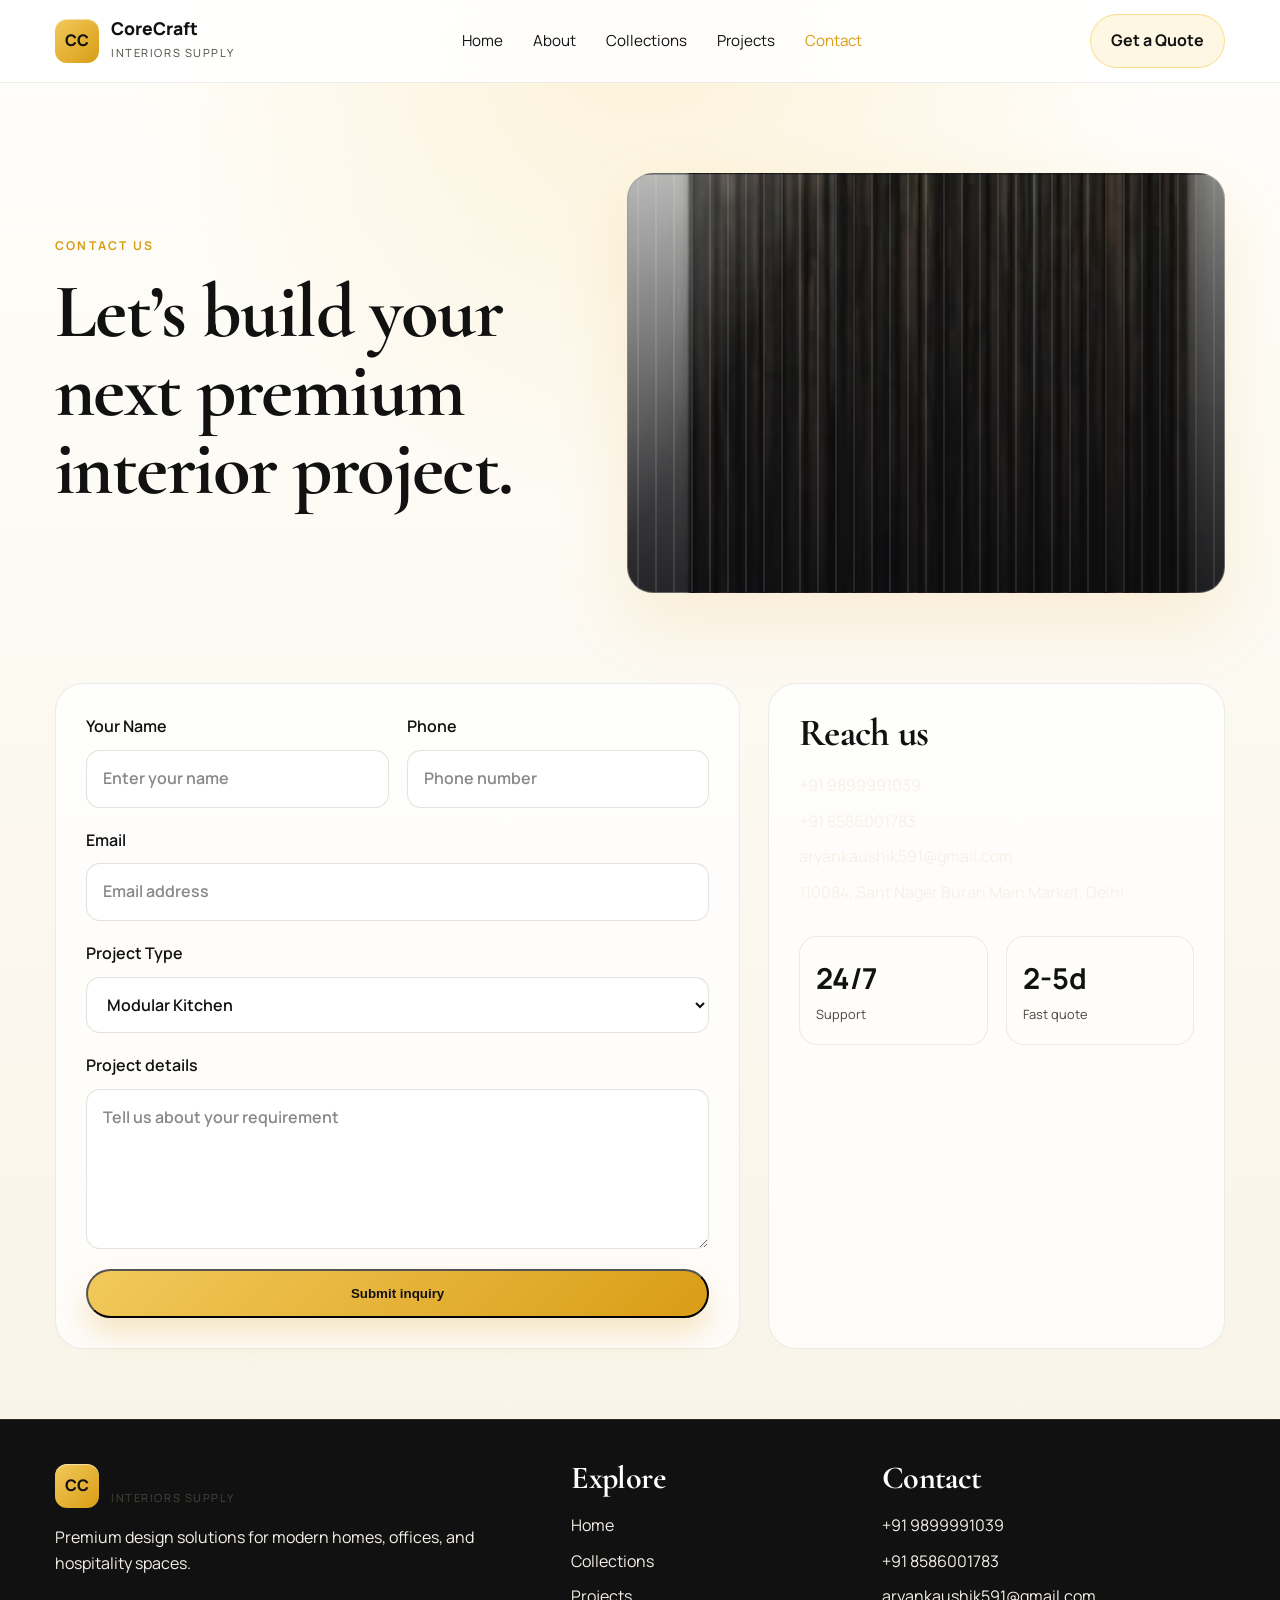
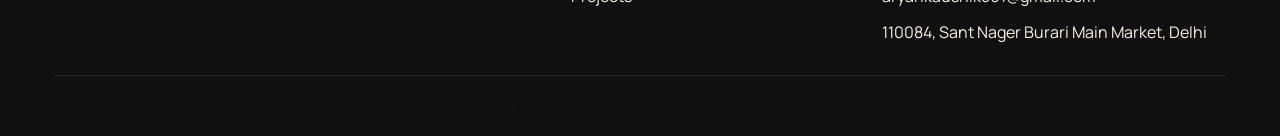
<file: contact.html>
<!DOCTYPE html>
<html lang="en">
  <head>
    <meta charset="UTF-8" />
    <meta name="viewport" content="width=device-width, initial-scale=1.0" />
    <title>Contact | CoreCraft Interiors Supply</title>
    <meta name="description" content="Contact CoreCraft Interiors Supply for interior supply, PVC wall panel materials, office interiors, and design consultation." />
    <link rel="preconnect" href="https://fonts.googleapis.com" />
    <link rel="preconnect" href="https://fonts.gstatic.com" crossorigin />
    <link href="https://fonts.googleapis.com/css2?family=Cormorant+Garamond:wght@500;600;700&family=Manrope:wght@400;500;600;700;800&display=swap" rel="stylesheet" />
    <link rel="stylesheet" href="styles.css" />
  </head>
  <body>
    <header class="site-header">
      <div class="container nav-wrap">
        <a href="index.html" class="brand-block" aria-label="CoreCraft home page">
          <div class="brand-mark">CC</div>
          <div>
            <p class="brand-name">CoreCraft</p>
            <span class="brand-sub">Interiors Supply</span>
          </div>
        </a>

        <nav class="main-nav" aria-label="Main navigation">
          <a href="index.html">Home</a>
          <a href="about.html">About</a>
          <a href="collections.html">Collections</a>
          <a href="projects.html">Projects</a>
          <a href="contact.html" class="active">Contact</a>
        </nav>

        <a class="nav-cta" href="contact.html">Get a Quote</a>
      </div>
    </header>

    <main>
      <section class="page-hero page-hero-contact">
        <div class="container page-hero-grid">
          <div>
            <p class="eyebrow">Contact us</p>
            <h1>Let’s build your next premium interior project.</h1>
          </div>
          <div class="hero-visual wide-visual contact-visual"></div>
        </div>
      </section>

      <section class="page-section contact-section">
        <div class="container contact-grid">
          <form class="contact-form">
            <div class="input-row">
              <label>
                Your Name
                <input type="text" placeholder="Enter your name" />
              </label>
              <label>
                Phone
                <input type="tel" placeholder="Phone number" />
              </label>
            </div>

            <label>
              Email
              <input type="email" placeholder="Email address" />
            </label>

            <label>
              Project Type
              <select>
                <option>Modular Kitchen</option>
                <option>PVC Wall Panels</option>
                <option>Office Design</option>
                <option>Bedroom Design</option>
              </select>
            </label>

            <label>
              Project details
              <textarea rows="5" placeholder="Tell us about your requirement"></textarea>
            </label>

            <button type="submit" class="btn btn-primary">Submit inquiry</button>
          </form>

          <aside class="info-panel">
            <h3>Reach us</h3>
            <ul class="footer-links">
              <li><a href="tel:+919899991039">+91 9899991039</a></li>
              <li><a href="tel:+918586001783">+91 8586001783</a></li>
              <li><a href="mailto:aryankaushik591@gmail.com">aryankaushik591@gmail.com</a></li>
              <li>110084, Sant Nager Burari Main Market, Delhi</li>
            </ul>

            <div class="mini-stats">
              <div>
                <strong>24/7</strong>
                <span>Support</span>
              </div>
              <div>
                <strong>2-5d</strong>
                <span>Fast quote</span>
              </div>
            </div>
          </aside>
        </div>
      </section>
    </main>

    <footer class="site-footer">
      <div class="container footer-grid">
        <div>
          <div class="brand-block footer-brand">
            <div class="brand-mark">CC</div>
            <div>
              <p class="brand-name">CoreCraft</p>
              <span class="brand-sub">Interiors Supply</span>
            </div>
          </div>
          <p class="footer-copy">Premium design solutions for modern homes, offices, and hospitality spaces.</p>
        </div>

        <div>
          <h3>Explore</h3>
          <ul class="footer-links">
            <li><a href="index.html">Home</a></li>
            <li><a href="collections.html">Collections</a></li>
            <li><a href="projects.html">Projects</a></li>
          </ul>
        </div>

        <div>
          <h3>Contact</h3>
          <ul class="footer-links">
            <li><a href="tel:+919899991039">+91 9899991039</a></li>
            <li><a href="tel:+918586001783">+91 8586001783</a></li>
            <li><a href="mailto:aryankaushik591@gmail.com">aryankaushik591@gmail.com</a></li>
            <li>110084, Sant Nager Burari Main Market, Delhi</li>
          </ul>
        </div>
      </div>

      <div class="container footer-bottom">
        <p>© <span id="year"></span> CoreCraft Interiors Supply.</p>
      </div>
    </footer>

    <script src="script.js"></script>
  </body>
</html>
</file>
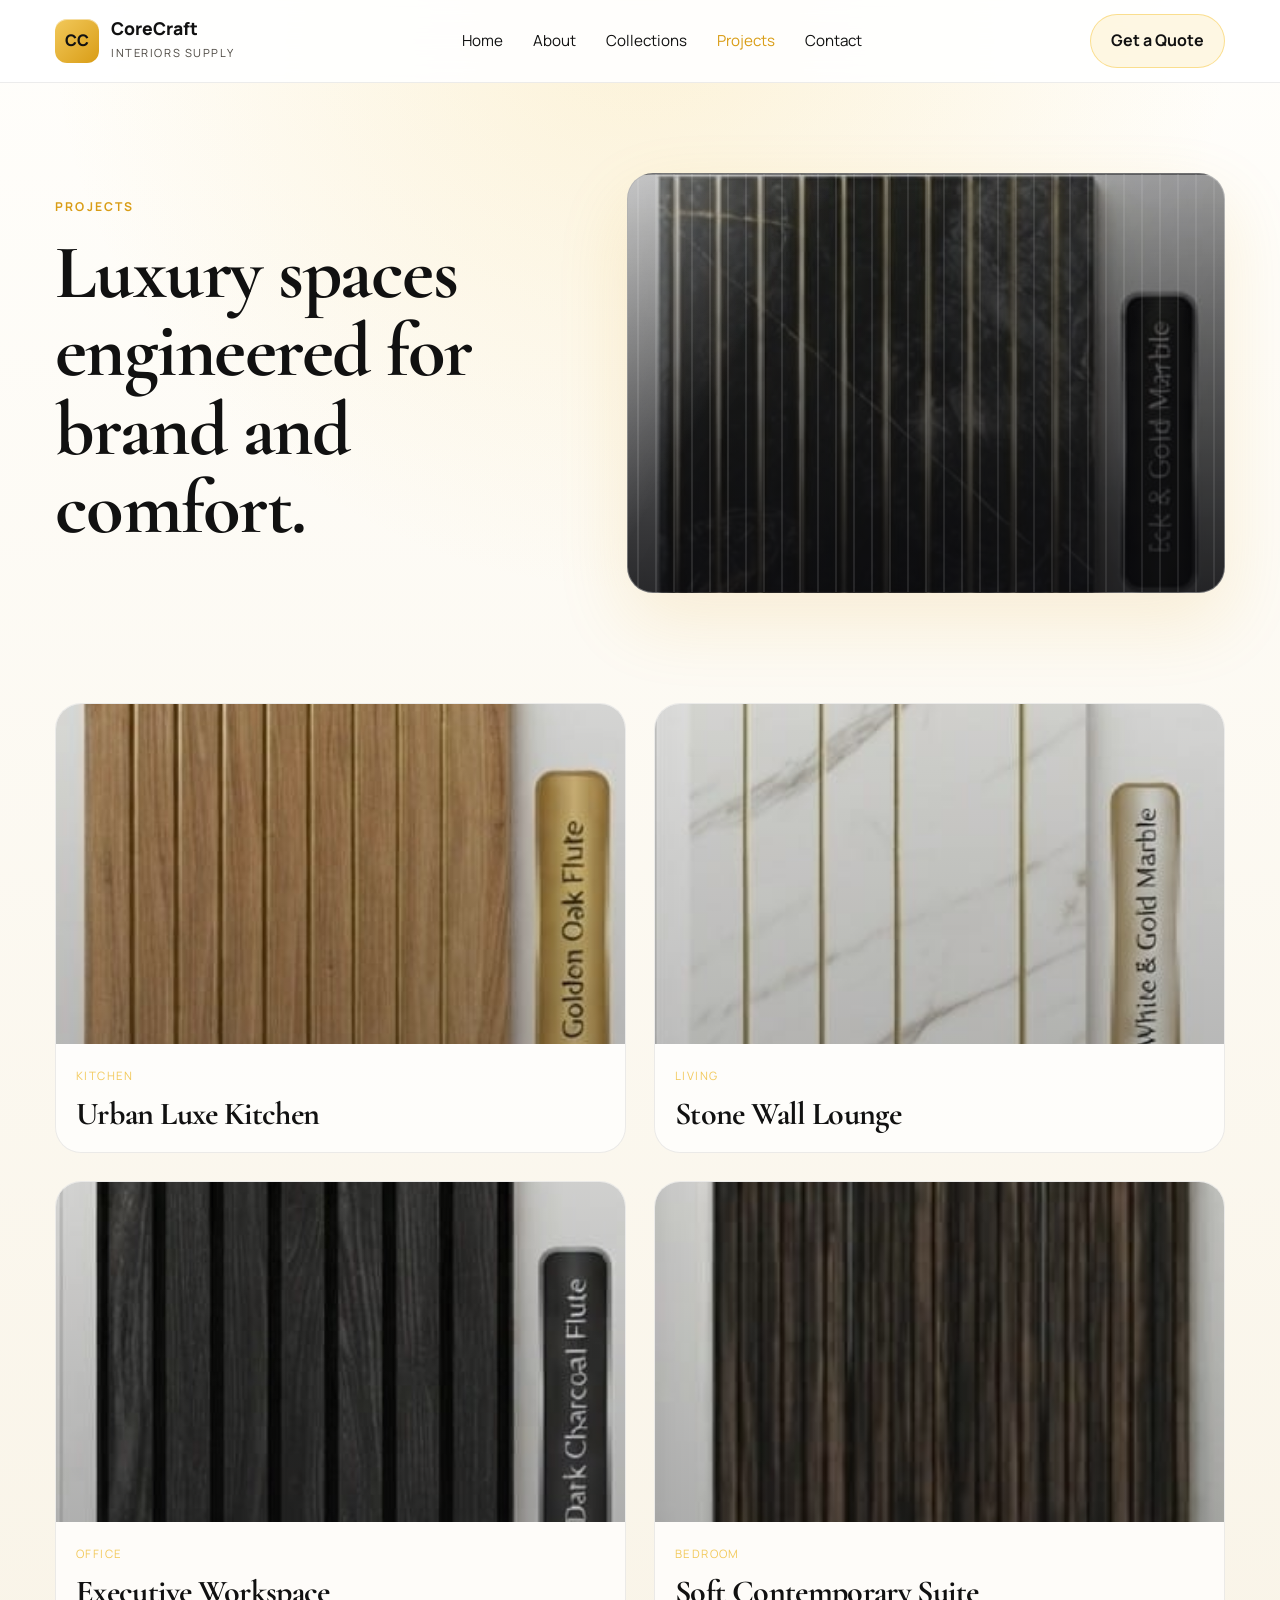
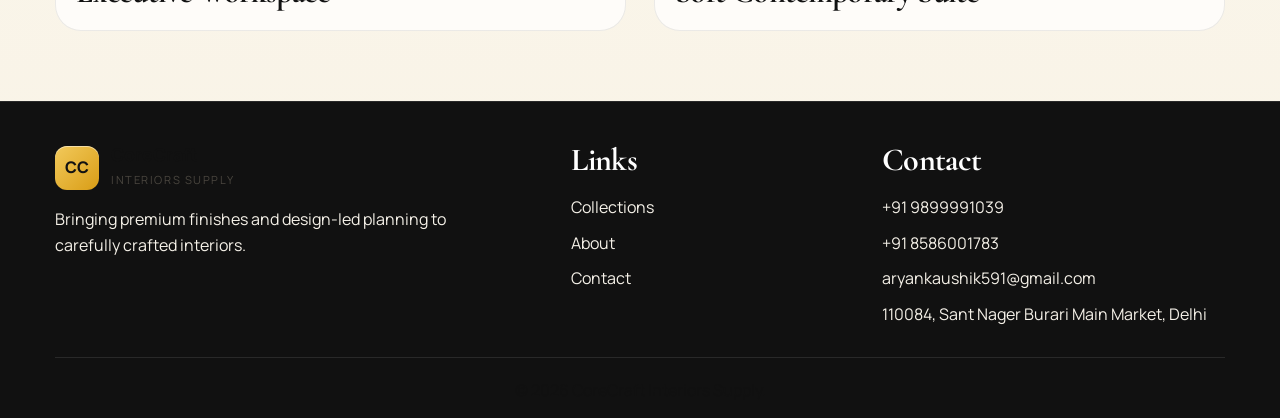
<file: projects.html>
<!DOCTYPE html>
<html lang="en">
  <head>
    <meta charset="UTF-8" />
    <meta name="viewport" content="width=device-width, initial-scale=1.0" />
    <title>Projects | CoreCraft Interiors Supply</title>
    <meta name="description" content="Browse Interior design projects by CoreCraft Interiors Supply including kitchens, walls, offices, and premium bedrooms." />
    <link rel="preconnect" href="https://fonts.googleapis.com" />
    <link rel="preconnect" href="https://fonts.gstatic.com" crossorigin />
    <link href="https://fonts.googleapis.com/css2?family=Cormorant+Garamond:wght@500;600;700&family=Manrope:wght@400;500;600;700;800&display=swap" rel="stylesheet" />
    <link rel="stylesheet" href="styles.css" />
  </head>
  <body>
    <header class="site-header">
      <div class="container nav-wrap">
        <a href="index.html" class="brand-block" aria-label="CoreCraft home page">
          <div class="brand-mark">CC</div>
          <div>
            <p class="brand-name">CoreCraft</p>
            <span class="brand-sub">Interiors Supply</span>
          </div>
        </a>

        <nav class="main-nav" aria-label="Main navigation">
          <a href="index.html">Home</a>
          <a href="about.html">About</a>
          <a href="collections.html">Collections</a>
          <a href="projects.html" class="active">Projects</a>
          <a href="contact.html">Contact</a>
        </nav>

        <a class="nav-cta" href="contact.html">Get a Quote</a>
      </div>
    </header>

    <main>
      <section class="page-hero page-hero-projects">
        <div class="container page-hero-grid">
          <div>
            <p class="eyebrow">Projects</p>
            <h1>Luxury spaces engineered for brand and comfort.</h1>
          </div>
          <div class="hero-visual tall-visual alt-visual"></div>
        </div>
      </section>

      <section class="page-section">
        <div class="container project-showcase">
          <article class="showcase-card">
            <div class="showcase-image showcase-one"></div>
            <div class="showcase-copy">
              <span>Kitchen</span>
              <h3>Urban Luxe Kitchen</h3>
            </div>
          </article>

          <article class="showcase-card">
            <div class="showcase-image showcase-two"></div>
            <div class="showcase-copy">
              <span>Living</span>
              <h3>Stone Wall Lounge</h3>
            </div>
          </article>

          <article class="showcase-card">
            <div class="showcase-image showcase-three"></div>
            <div class="showcase-copy">
              <span>Office</span>
              <h3>Executive Workspace</h3>
            </div>
          </article>

          <article class="showcase-card">
            <div class="showcase-image showcase-four"></div>
            <div class="showcase-copy">
              <span>Bedroom</span>
              <h3>Soft Contemporary Suite</h3>
            </div>
          </article>
        </div>
      </section>
    </main>

    <footer class="site-footer">
      <div class="container footer-grid">
        <div>
          <div class="brand-block footer-brand">
            <div class="brand-mark">CC</div>
            <div>
              <p class="brand-name">CoreCraft</p>
              <span class="brand-sub">Interiors Supply</span>
            </div>
          </div>
          <p class="footer-copy">Bringing premium finishes and design-led planning to carefully crafted interiors.</p>
        </div>

        <div>
          <h3>Links</h3>
          <ul class="footer-links">
            <li><a href="collections.html">Collections</a></li>
            <li><a href="about.html">About</a></li>
            <li><a href="contact.html">Contact</a></li>
          </ul>
        </div>

        <div>
          <h3>Contact</h3>
          <ul class="footer-links">
            <li><a href="tel:+919899991039">+91 9899991039</a></li>
            <li><a href="tel:+918586001783">+91 8586001783</a></li>
            <li><a href="mailto:aryankaushik591@gmail.com">aryankaushik591@gmail.com</a></li>
            <li>110084, Sant Nager Burari Main Market, Delhi</li>
          </ul>
        </div>
      </div>

      <div class="container footer-bottom">
        <p>© <span id="year"></span> CoreCraft Interiors Supply.</p>
      </div>
    </footer>

    <script src="script.js"></script>
  </body>
</html>
</file>
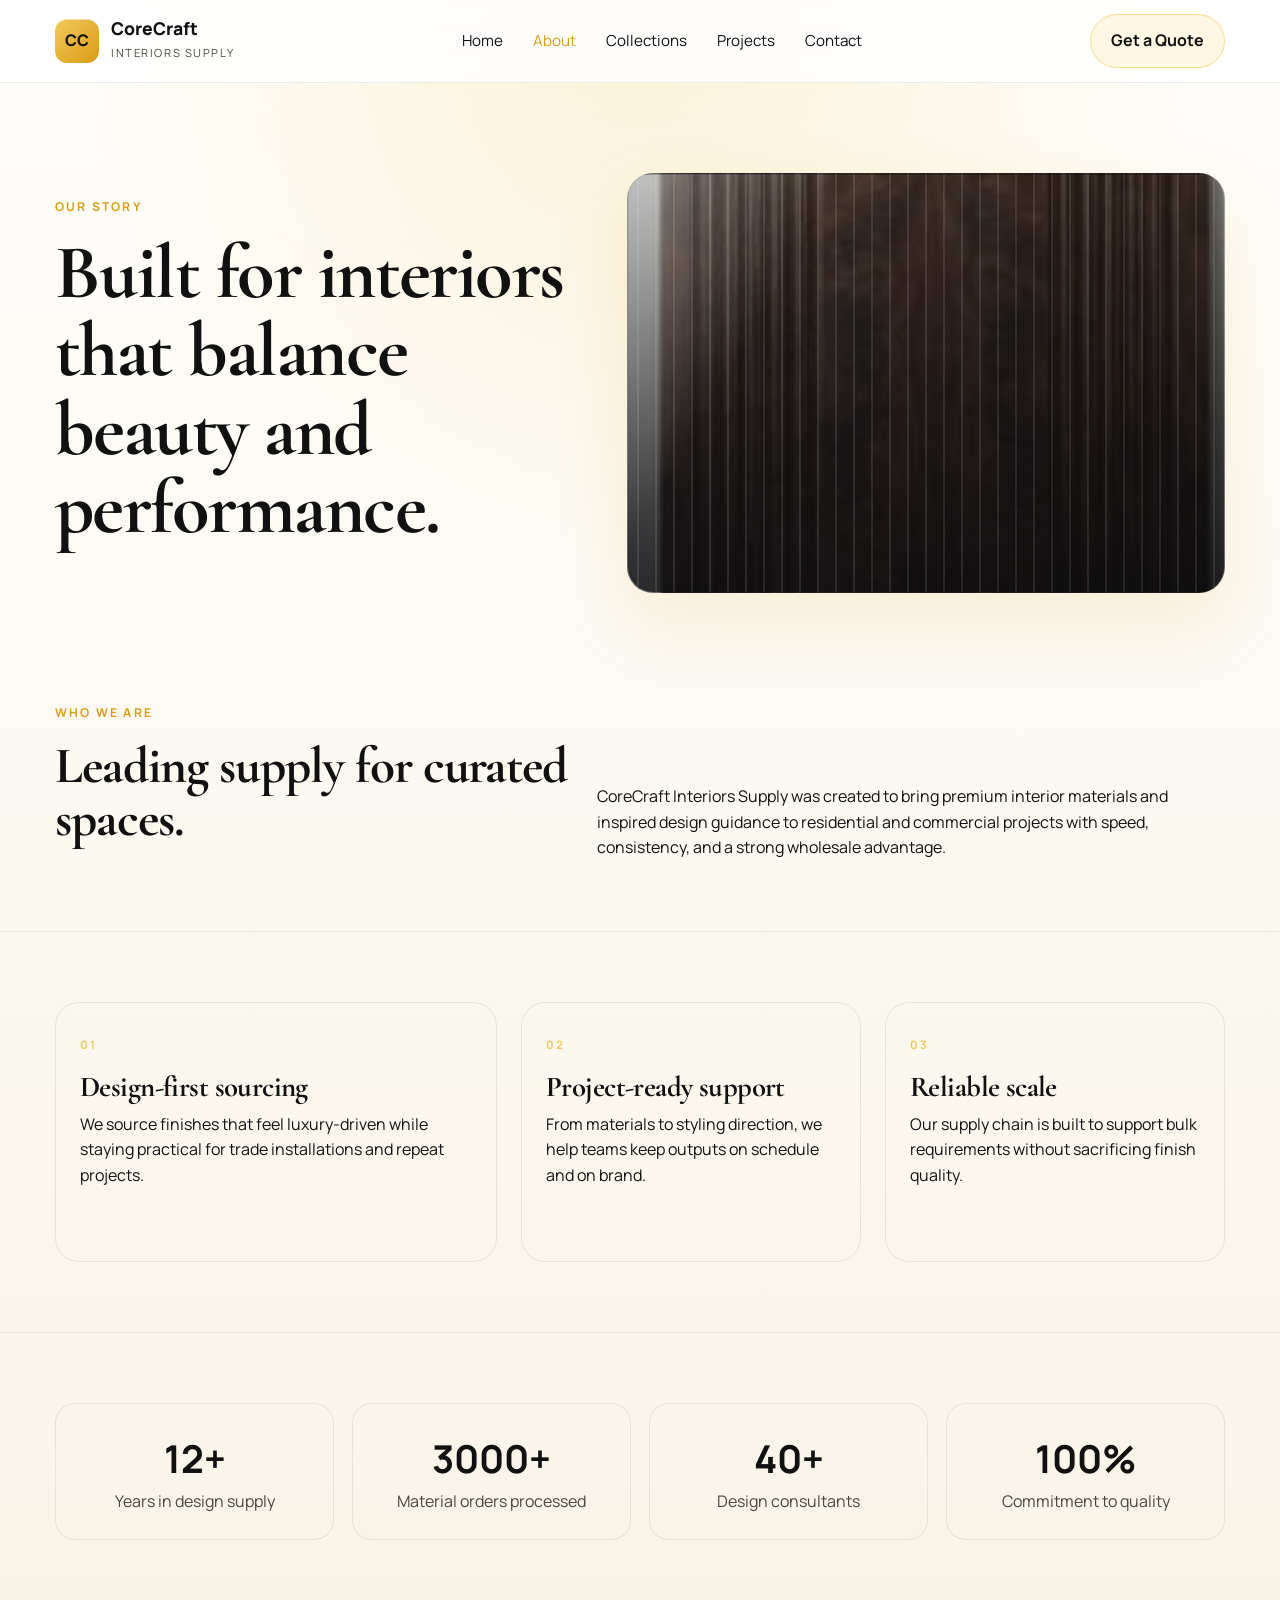
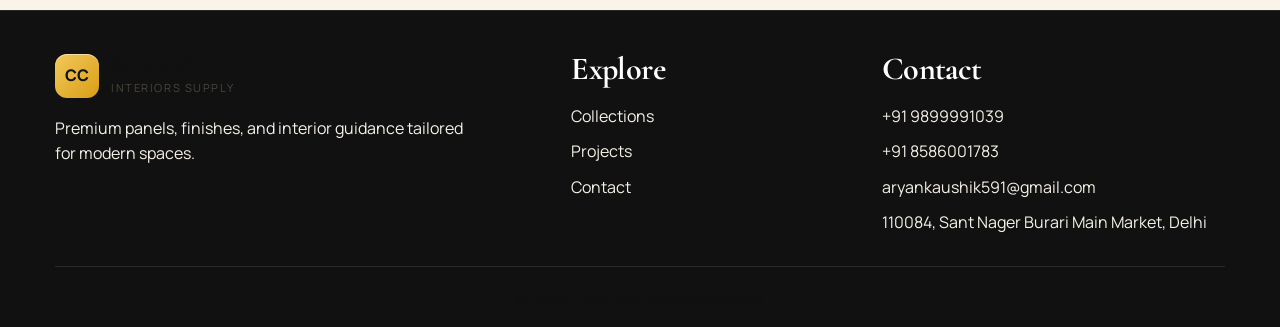
<file: interior website/about.html>
<!DOCTYPE html>
<html lang="en">
  <head>
    <meta charset="UTF-8" />
    <meta name="viewport" content="width=device-width, initial-scale=1.0" />
    <title>About | CoreCraft Interiors Supply</title>
    <meta name="description" content="Learn about CoreCraft Interiors Supply, our design philosophy, and our wholesale interior solutions." />
    <link rel="preconnect" href="https://fonts.googleapis.com" />
    <link rel="preconnect" href="https://fonts.gstatic.com" crossorigin />
    <link href="https://fonts.googleapis.com/css2?family=Cormorant+Garamond:wght@500;600;700&family=Manrope:wght@400;500;600;700;800&display=swap" rel="stylesheet" />
    <link rel="stylesheet" href="styles.css" />
  </head>
  <body>
    <header class="site-header">
      <div class="container nav-wrap">
        <a href="index.html" class="brand-block" aria-label="CoreCraft home page">
          <div class="brand-mark">CC</div>
          <div>
            <p class="brand-name">CoreCraft</p>
            <span class="brand-sub">Interiors Supply</span>
          </div>
        </a>

        <nav class="main-nav" aria-label="Main navigation">
          <a href="index.html">Home</a>
          <a href="about.html" class="active">About</a>
          <a href="collections.html">Collections</a>
          <a href="projects.html">Projects</a>
          <a href="contact.html">Contact</a>
        </nav>

        <a class="nav-cta" href="contact.html">Get a Quote</a>
      </div>
    </header>

    <main>
      <section class="page-hero page-hero-about">
        <div class="container page-hero-grid">
          <div>
            <p class="eyebrow">Our story</p>
            <h1>Built for interiors that balance beauty and performance.</h1>
          </div>
          <div class="hero-visual tall-visual"></div>
        </div>
      </section>

      <section class="page-section">
        <div class="container story-grid">
          <div>
            <p class="eyebrow">Who we are</p>
            <h2>Leading supply for curated spaces.</h2>
          </div>
          <p>
            CoreCraft Interiors Supply was created to bring premium interior materials and inspired design guidance to residential and commercial projects with speed, consistency, and a strong wholesale advantage.
          </p>
        </div>
      </section>

      <section class="page-section soft-panel">
        <div class="container values-grid">
          <article class="info-card large-card">
            <span class="card-number">01</span>
            <h3>Design-first sourcing</h3>
            <p>We source finishes that feel luxury-driven while staying practical for trade installations and repeat projects.</p>
          </article>
          <article class="info-card">
            <span class="card-number">02</span>
            <h3>Project-ready support</h3>
            <p>From materials to styling direction, we help teams keep outputs on schedule and on brand.</p>
          </article>
          <article class="info-card">
            <span class="card-number">03</span>
            <h3>Reliable scale</h3>
            <p>Our supply chain is built to support bulk requirements without sacrificing finish quality.</p>
          </article>
        </div>
      </section>

      <section class="page-section">
        <div class="container stats-grid">
          <div>
            <strong>12+</strong>
            <span>Years in design supply</span>
          </div>
          <div>
            <strong>3000+</strong>
            <span>Material orders processed</span>
          </div>
          <div>
            <strong>40+</strong>
            <span>Design consultants</span>
          </div>
          <div>
            <strong>100%</strong>
            <span>Commitment to quality</span>
          </div>
        </div>
      </section>
    </main>

    <footer class="site-footer">
      <div class="container footer-grid">
        <div>
          <div class="brand-block footer-brand">
            <div class="brand-mark">CC</div>
            <div>
              <p class="brand-name">CoreCraft</p>
              <span class="brand-sub">Interiors Supply</span>
            </div>
          </div>
          <p class="footer-copy">Premium panels, finishes, and interior guidance tailored for modern spaces.</p>
        </div>

        <div>
          <h3>Explore</h3>
          <ul class="footer-links">
            <li><a href="collections.html">Collections</a></li>
            <li><a href="projects.html">Projects</a></li>
            <li><a href="contact.html">Contact</a></li>
          </ul>
        </div>

        <div>
          <h3>Contact</h3>
          <ul class="footer-links">
            <li><a href="tel:+919899991039">+91 9899991039</a></li>
            <li><a href="tel:+918586001783">+91 8586001783</a></li>
            <li><a href="mailto:aryankaushik591@gmail.com">aryankaushik591@gmail.com</a></li>
            <li>110084, Sant Nager Burari Main Market, Delhi</li>
          </ul>
        </div>
      </div>

      <div class="container footer-bottom">
        <p>© <span id="year"></span> CoreCraft Interiors Supply.</p>
      </div>
    </footer>

    <script src="script.js"></script>
  </body>
</html>
</file>
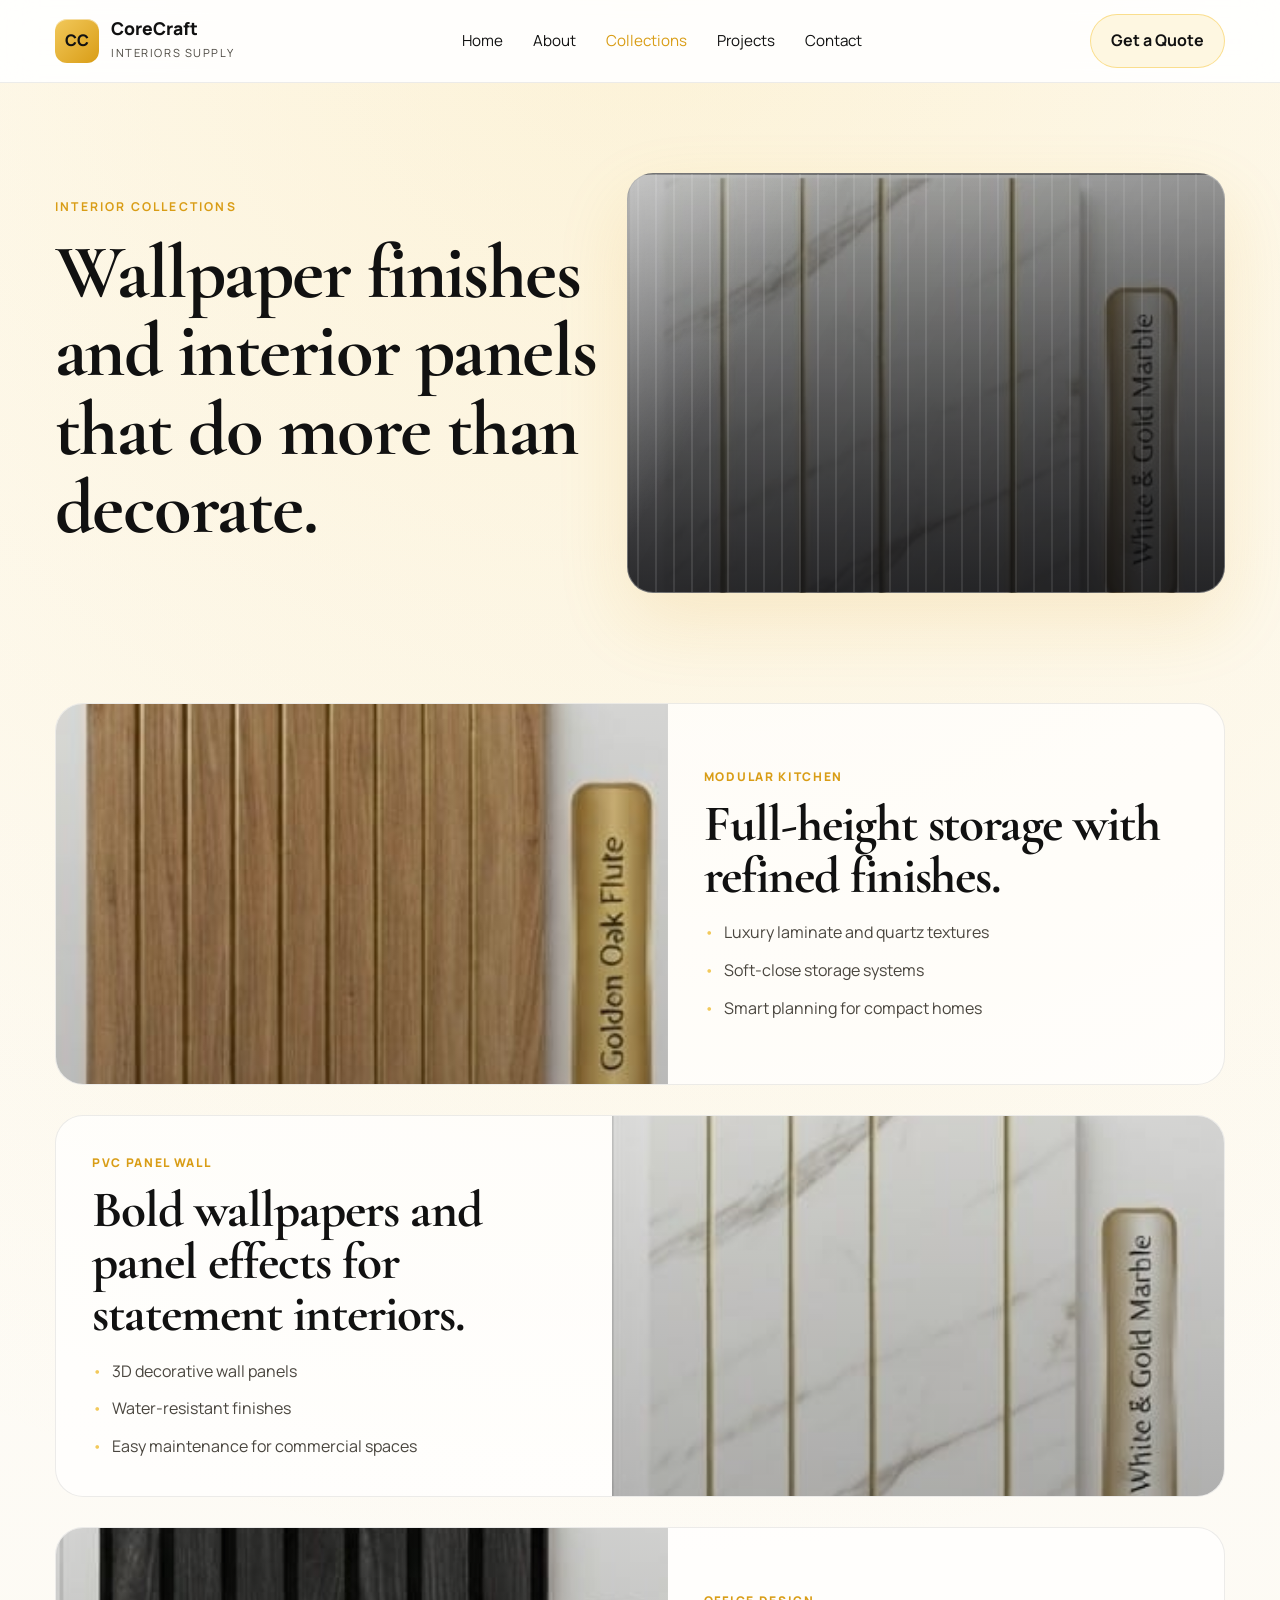
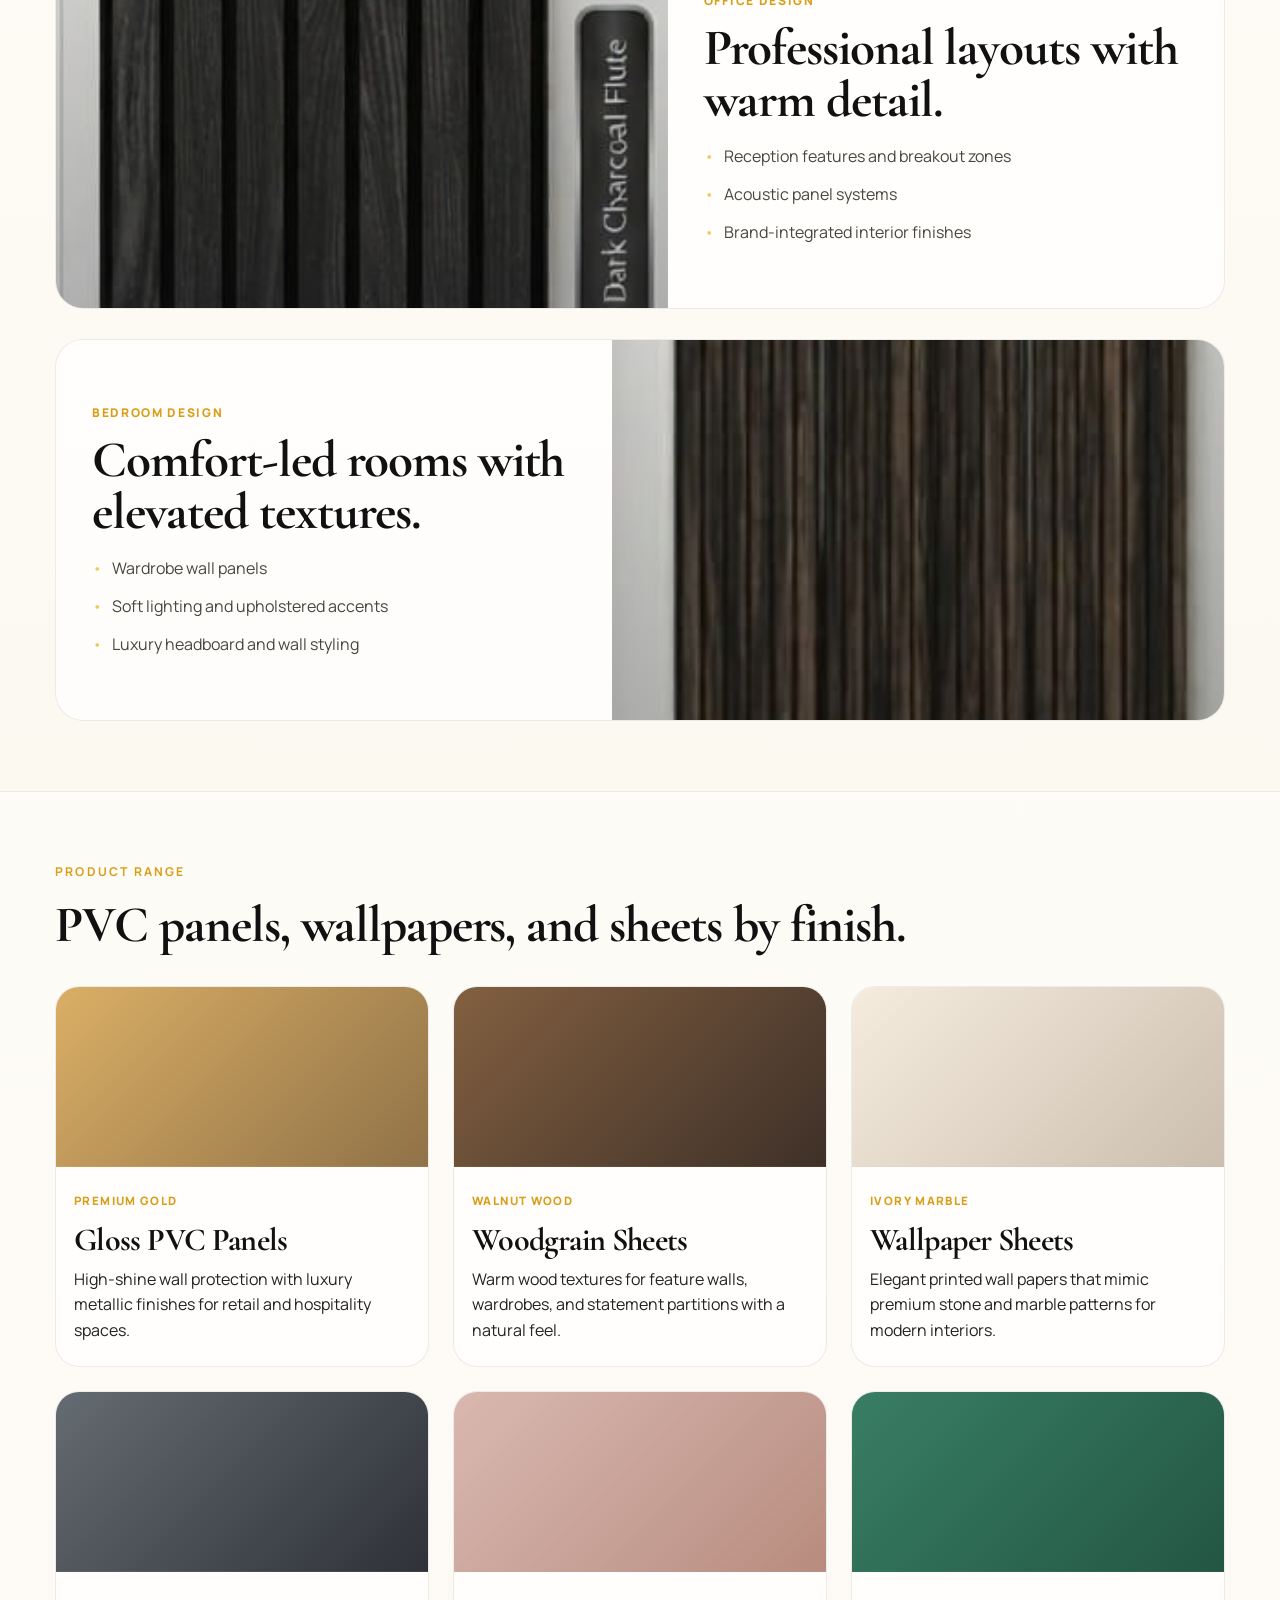
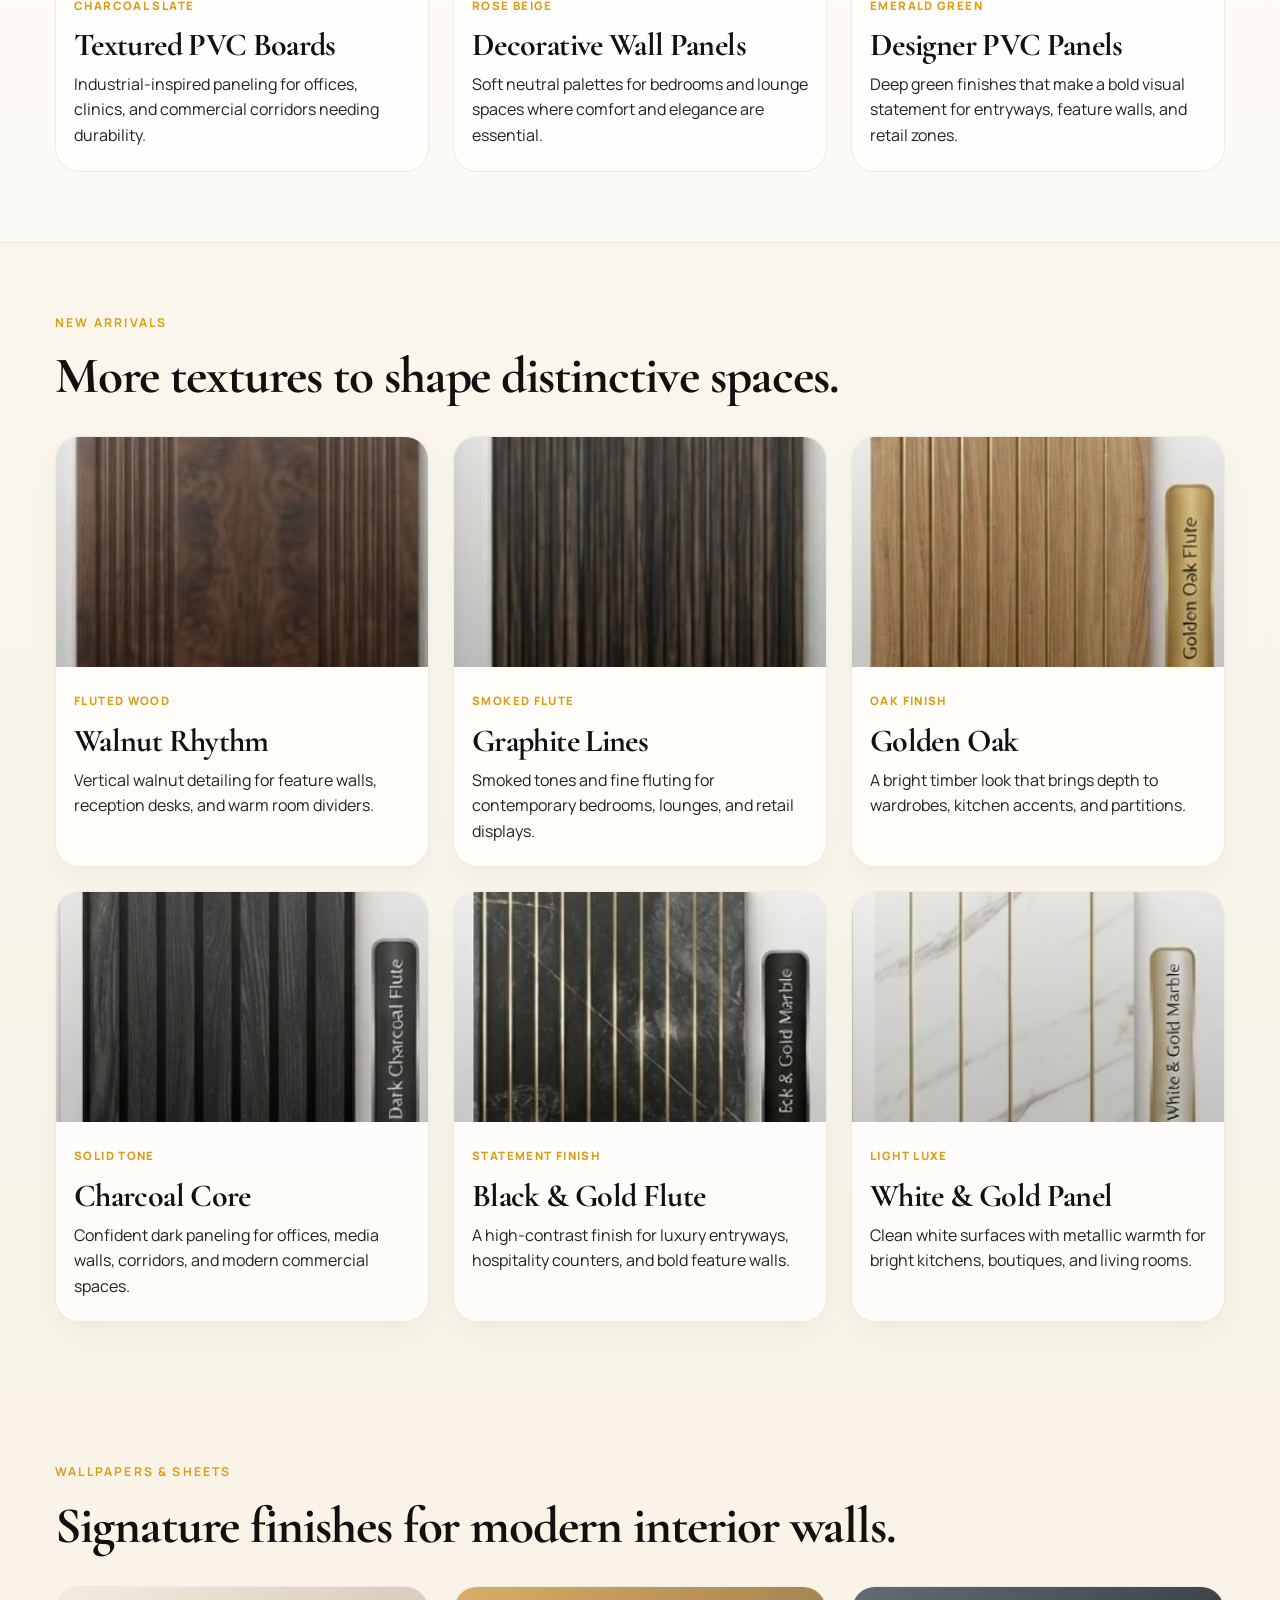
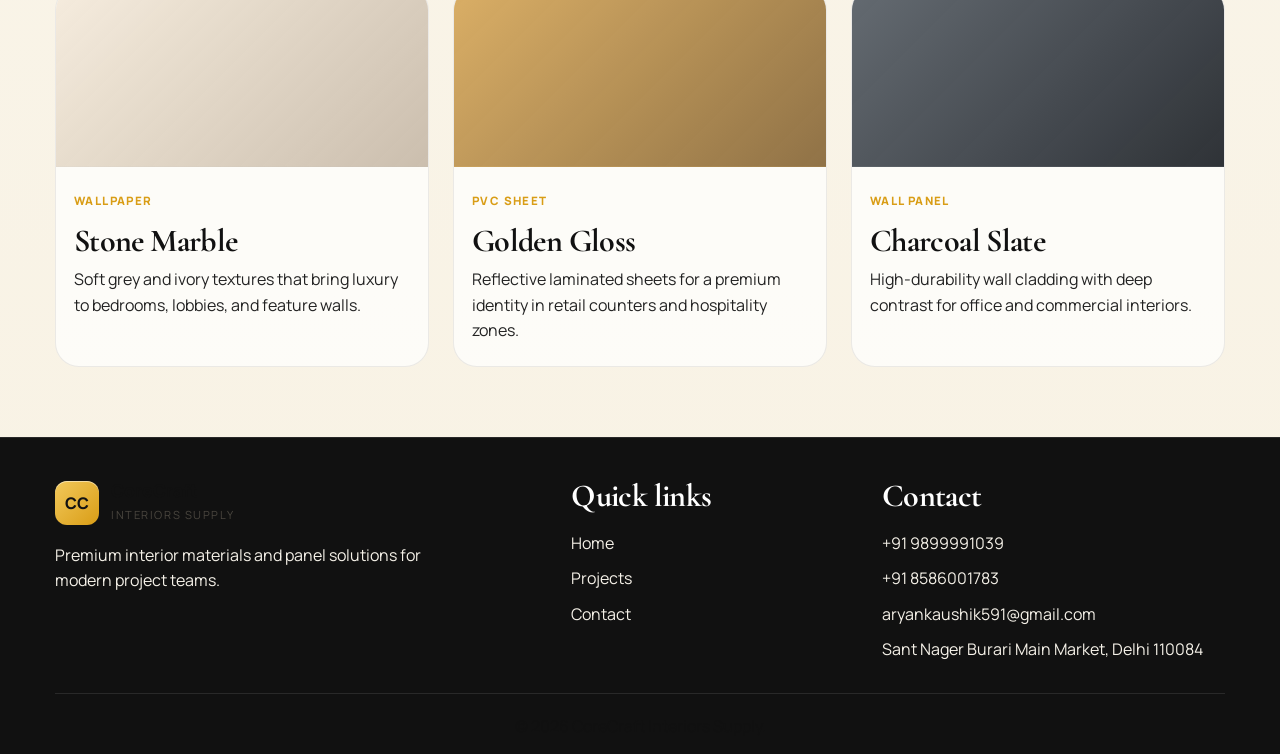
<file: interior website/collections.html>
<!DOCTYPE html>
<html lang="en">
  <head>
    <meta charset="UTF-8" />
    <meta name="viewport" content="width=device-width, initial-scale=1.0" />
    <title>Collections | CoreCraft Interiors Supply</title>
    <meta name="description" content="Explore CoreCraft Interiors Supply collections for modular kitchen, PVC wall panels, office interiors, and bedroom styling." />
    <link rel="preconnect" href="https://fonts.googleapis.com" />
    <link rel="preconnect" href="https://fonts.gstatic.com" crossorigin />
    <link href="https://fonts.googleapis.com/css2?family=Cormorant+Garamond:wght@500;600;700&family=Manrope:wght@400;500;600;700;800&display=swap" rel="stylesheet" />
    <link rel="stylesheet" href="styles.css" />
  </head>
  <body>
    <header class="site-header">
      <div class="container nav-wrap">
        <a href="index.html" class="brand-block" aria-label="CoreCraft home page">
          <div class="brand-mark">CC</div>
          <div>
            <p class="brand-name">CoreCraft</p>
            <span class="brand-sub">Interiors Supply</span>
          </div>
        </a>

        <nav class="main-nav" aria-label="Main navigation">
          <a href="index.html">Home</a>
          <a href="about.html">About</a>
          <a href="collections.html" class="active">Collections</a>
          <a href="projects.html">Projects</a>
          <a href="contact.html">Contact</a>
        </nav>

        <a class="nav-cta" href="contact.html">Get a Quote</a>
      </div>
    </header>

    <main>
      <section class="page-hero page-hero-collections">
        <div class="container page-hero-grid">
          <div>
            <p class="eyebrow">Interior collections</p>
            <h1>Wallpaper finishes and interior panels that do more than decorate.</h1>
          </div>
          <div class="hero-visual wide-visual"></div>
        </div>
      </section>

      <section class="page-section">
        <div class="container collection-list">
          <article class="detail-card">
            <div class="detail-image kitchen-panel"></div>
            <div class="detail-copy">
              <p class="card-kicker">Modular Kitchen</p>
              <h2>Full-height storage with refined finishes.</h2>
              <ul>
                <li>Luxury laminate and quartz textures</li>
                <li>Soft-close storage systems</li>
                <li>Smart planning for compact homes</li>
              </ul>
            </div>
          </article>

          <article class="detail-card reverse">
            <div class="detail-image pvc-panel"></div>
            <div class="detail-copy">
              <p class="card-kicker">PVC Panel Wall</p>
              <h2>Bold wallpapers and panel effects for statement interiors.</h2>
              <ul>
                <li>3D decorative wall panels</li>
                <li>Water-resistant finishes</li>
                <li>Easy maintenance for commercial spaces</li>
              </ul>
            </div>
          </article>

          <article class="detail-card">
            <div class="detail-image office-panel"></div>
            <div class="detail-copy">
              <p class="card-kicker">Office Design</p>
              <h2>Professional layouts with warm detail.</h2>
              <ul>
                <li>Reception features and breakout zones</li>
                <li>Acoustic panel systems</li>
                <li>Brand-integrated interior finishes</li>
              </ul>
            </div>
          </article>

          <article class="detail-card reverse">
            <div class="detail-image bedroom-panel"></div>
            <div class="detail-copy">
              <p class="card-kicker">Bedroom Design</p>
              <h2>Comfort-led rooms with elevated textures.</h2>
              <ul>
                <li>Wardrobe wall panels</li>
                <li>Soft lighting and upholstered accents</li>
                <li>Luxury headboard and wall styling</li>
              </ul>
            </div>
          </article>
        </div>
      </section>

      <section class="page-section catalog-section">
        <div class="container">
          <div class="section-head compact-head">
            <p class="eyebrow">Product range</p>
            <h2>PVC panels, wallpapers, and sheets by finish.</h2>
          </div>

          <div class="catalog-grid">
            <article class="catalog-card gold-panel">
              <div class="catalog-swatch swatch-gold"></div>
              <div class="catalog-copy">
                <span>Premium Gold</span>
                <h3>Gloss PVC Panels</h3>
                <p>High-shine wall protection with luxury metallic finishes for retail and hospitality spaces.</p>
              </div>
            </article>

            <article class="catalog-card walnut-panel">
              <div class="catalog-swatch swatch-walnut"></div>
              <div class="catalog-copy">
                <span>Walnut Wood</span>
                <h3>Woodgrain Sheets</h3>
                <p>Warm wood textures for feature walls, wardrobes, and statement partitions with a natural feel.</p>
              </div>
            </article>

            <article class="catalog-card ivory-panel">
              <div class="catalog-swatch swatch-ivory"></div>
              <div class="catalog-copy">
                <span>Ivory Marble</span>
                <h3>Wallpaper Sheets</h3>
                <p>Elegant printed wall papers that mimic premium stone and marble patterns for modern interiors.</p>
              </div>
            </article>

            <article class="catalog-card slate-panel">
              <div class="catalog-swatch swatch-slate"></div>
              <div class="catalog-copy">
                <span>Charcoal Slate</span>
                <h3>Textured PVC Boards</h3>
                <p>Industrial-inspired paneling for offices, clinics, and commercial corridors needing durability.</p>
              </div>
            </article>

            <article class="catalog-card rose-panel">
              <div class="catalog-swatch swatch-rose"></div>
              <div class="catalog-copy">
                <span>Rose Beige</span>
                <h3>Decorative Wall Panels</h3>
                <p>Soft neutral palettes for bedrooms and lounge spaces where comfort and elegance are essential.</p>
              </div>
            </article>

            <article class="catalog-card emerald-panel">
              <div class="catalog-swatch swatch-emerald"></div>
              <div class="catalog-copy">
                <span>Emerald Green</span>
                <h3>Designer PVC Panels</h3>
                <p>Deep green finishes that make a bold visual statement for entryways, feature walls, and retail zones.</p>
              </div>
            </article>
          </div>
        </div>
      </section>

      <section class="page-section">
        <div class="container">
          <div class="section-head compact-head">
            <p class="eyebrow">New arrivals</p>
            <h2>More textures to shape distinctive spaces.</h2>
          </div>

          <div class="material-grid">
            <article class="material-card">
              <div class="material-visual material-walnut"></div>
              <div class="material-copy">
                <span>Fluted Wood</span>
                <h3>Walnut Rhythm</h3>
                <p>Vertical walnut detailing for feature walls, reception desks, and warm room dividers.</p>
              </div>
            </article>

            <article class="material-card">
              <div class="material-visual material-smoked"></div>
              <div class="material-copy">
                <span>Smoked Flute</span>
                <h3>Graphite Lines</h3>
                <p>Smoked tones and fine fluting for contemporary bedrooms, lounges, and retail displays.</p>
              </div>
            </article>

            <article class="material-card">
              <div class="material-visual material-golden-oak"></div>
              <div class="material-copy">
                <span>Oak Finish</span>
                <h3>Golden Oak</h3>
                <p>A bright timber look that brings depth to wardrobes, kitchen accents, and partitions.</p>
              </div>
            </article>

            <article class="material-card">
              <div class="material-visual material-charcoal"></div>
              <div class="material-copy">
                <span>Solid Tone</span>
                <h3>Charcoal Core</h3>
                <p>Confident dark paneling for offices, media walls, corridors, and modern commercial spaces.</p>
              </div>
            </article>

            <article class="material-card">
              <div class="material-visual material-black-gold"></div>
              <div class="material-copy">
                <span>Statement Finish</span>
                <h3>Black &amp; Gold Flute</h3>
                <p>A high-contrast finish for luxury entryways, hospitality counters, and bold feature walls.</p>
              </div>
            </article>

            <article class="material-card">
              <div class="material-visual material-white-gold"></div>
              <div class="material-copy">
                <span>Light Luxe</span>
                <h3>White &amp; Gold Panel</h3>
                <p>Clean white surfaces with metallic warmth for bright kitchens, boutiques, and living rooms.</p>
              </div>
            </article>
          </div>
        </div>
      </section>

      <section class="page-section">
        <div class="container">
          <div class="section-head compact-head">
            <p class="eyebrow">Wallpapers & sheets</p>
            <h2>Signature finishes for modern interior walls.</h2>
          </div>

          <div class="catalog-grid">
            <article class="catalog-card">
              <div class="catalog-swatch swatch-ivory"></div>
              <div class="catalog-copy">
                <span>Wallpaper</span>
                <h3>Stone Marble</h3>
                <p>Soft grey and ivory textures that bring luxury to bedrooms, lobbies, and feature walls.</p>
              </div>
            </article>

            <article class="catalog-card">
              <div class="catalog-swatch swatch-gold"></div>
              <div class="catalog-copy">
                <span>PVC Sheet</span>
                <h3>Golden Gloss</h3>
                <p>Reflective laminated sheets for a premium identity in retail counters and hospitality zones.</p>
              </div>
            </article>

            <article class="catalog-card">
              <div class="catalog-swatch swatch-slate"></div>
              <div class="catalog-copy">
                <span>Wall Panel</span>
                <h3>Charcoal Slate</h3>
                <p>High-durability wall cladding with deep contrast for office and commercial interiors.</p>
              </div>
            </article>
          </div>
        </div>
      </section>

    </main>

    <footer class="site-footer">
      <div class="container footer-grid">
        <div>
          <div class="brand-block footer-brand">
            <div class="brand-mark">CC</div>
            <div>
              <p class="brand-name">CoreCraft</p>
              <span class="brand-sub">Interiors Supply</span>
            </div>
          </div>
          <p class="footer-copy">Premium interior materials and panel solutions for modern project teams.</p>
        </div>

        <div>
          <h3>Quick links</h3>
          <ul class="footer-links">
            <li><a href="index.html">Home</a></li>
            <li><a href="projects.html">Projects</a></li>
            <li><a href="contact.html">Contact</a></li>
          </ul>
        </div>

        <div>
          <h3>Contact</h3>
          <ul class="footer-links">
            <li><a href="tel:+919899991039">+91 9899991039</a></li>
            <li><a href="tel:+918586001783">+91 8586001783</a></li>
            <li><a href="mailto:aryankaushik591@gmail.com">aryankaushik591@gmail.com</a></li>
            <li>Sant Nager Burari Main Market, Delhi 110084</li>
          </ul>
        </div>
      </div>

      <div class="container footer-bottom">
        <p>© <span id="year"></span> CoreCraft Interiors Supply.</p>
      </div>
    </footer>

    <script src="script.js"></script>
  </body>
</html>
</file>
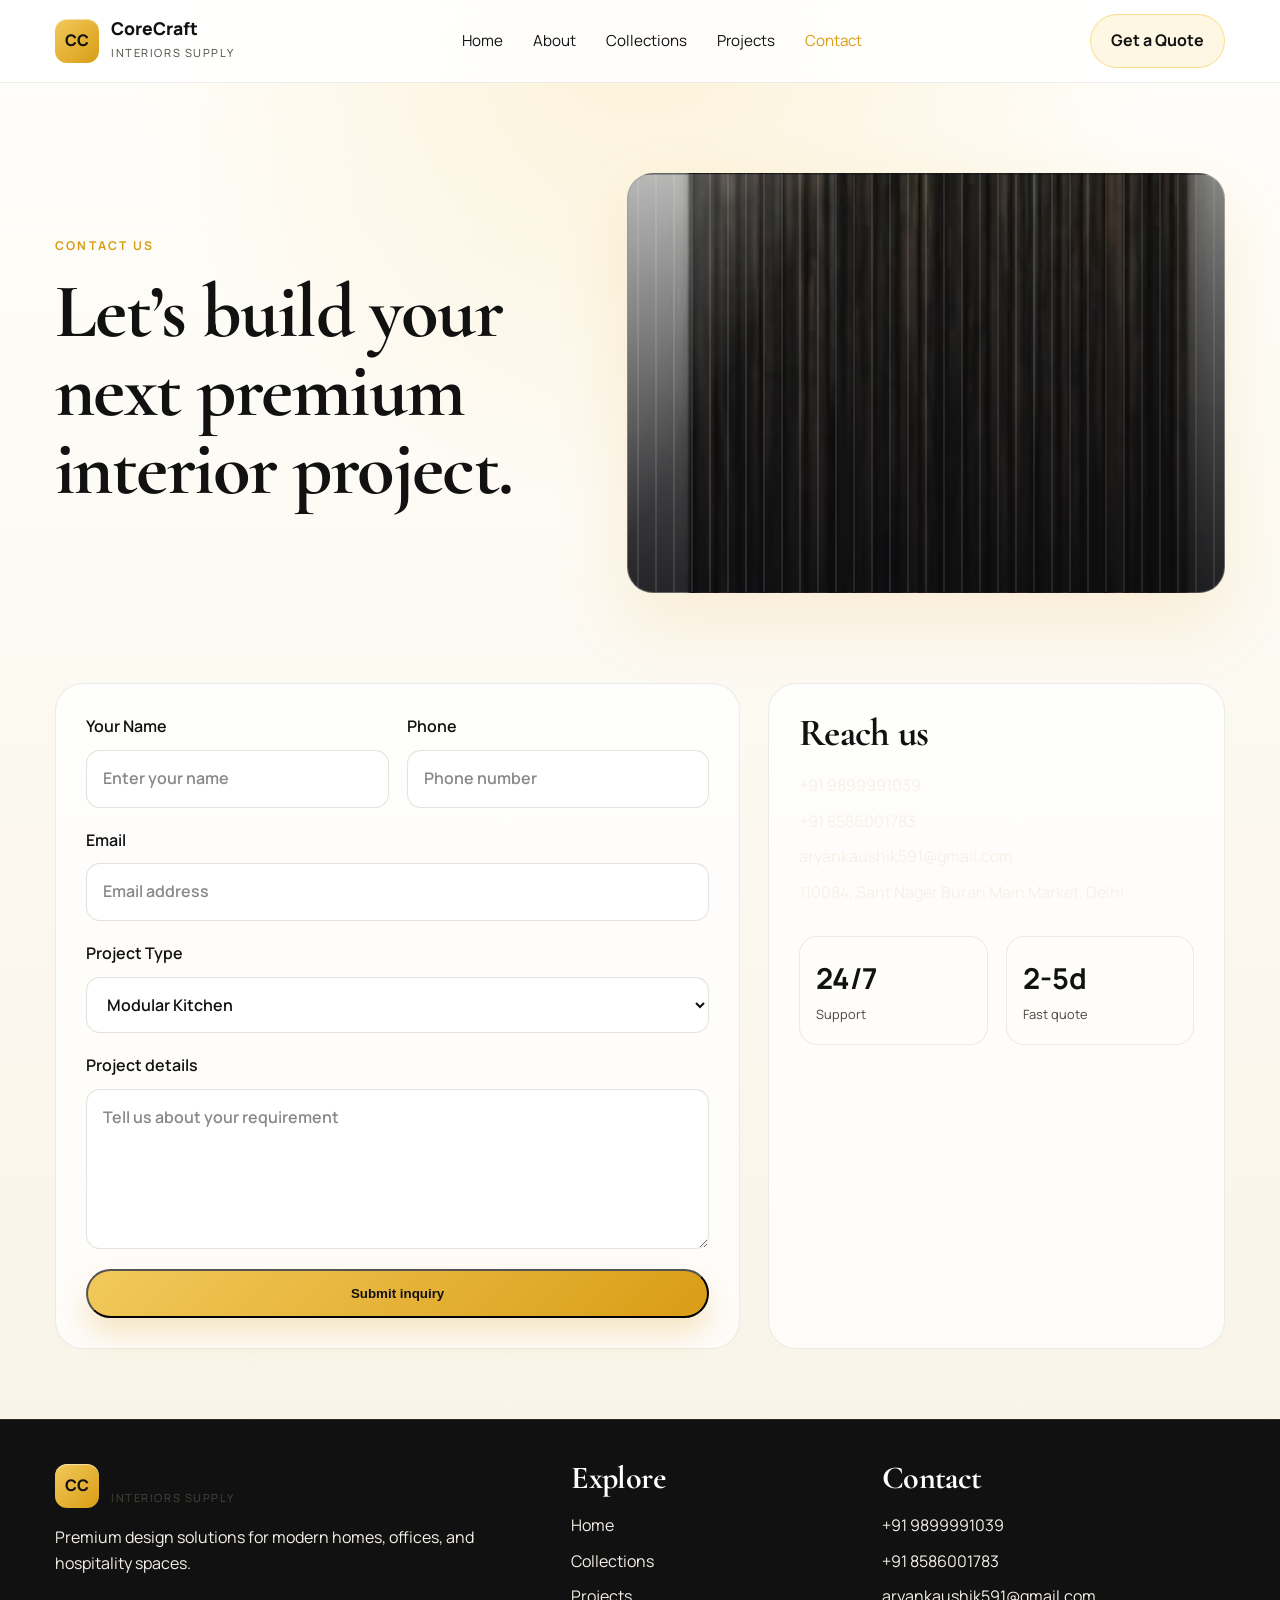
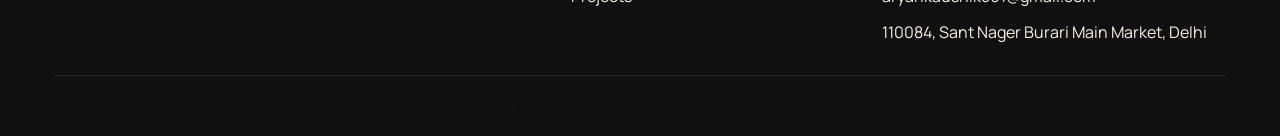
<file: interior website/contact.html>
<!DOCTYPE html>
<html lang="en">
  <head>
    <meta charset="UTF-8" />
    <meta name="viewport" content="width=device-width, initial-scale=1.0" />
    <title>Contact | CoreCraft Interiors Supply</title>
    <meta name="description" content="Contact CoreCraft Interiors Supply for interior supply, PVC wall panel materials, office interiors, and design consultation." />
    <link rel="preconnect" href="https://fonts.googleapis.com" />
    <link rel="preconnect" href="https://fonts.gstatic.com" crossorigin />
    <link href="https://fonts.googleapis.com/css2?family=Cormorant+Garamond:wght@500;600;700&family=Manrope:wght@400;500;600;700;800&display=swap" rel="stylesheet" />
    <link rel="stylesheet" href="styles.css" />
  </head>
  <body>
    <header class="site-header">
      <div class="container nav-wrap">
        <a href="index.html" class="brand-block" aria-label="CoreCraft home page">
          <div class="brand-mark">CC</div>
          <div>
            <p class="brand-name">CoreCraft</p>
            <span class="brand-sub">Interiors Supply</span>
          </div>
        </a>

        <nav class="main-nav" aria-label="Main navigation">
          <a href="index.html">Home</a>
          <a href="about.html">About</a>
          <a href="collections.html">Collections</a>
          <a href="projects.html">Projects</a>
          <a href="contact.html" class="active">Contact</a>
        </nav>

        <a class="nav-cta" href="contact.html">Get a Quote</a>
      </div>
    </header>

    <main>
      <section class="page-hero page-hero-contact">
        <div class="container page-hero-grid">
          <div>
            <p class="eyebrow">Contact us</p>
            <h1>Let’s build your next premium interior project.</h1>
          </div>
          <div class="hero-visual wide-visual contact-visual"></div>
        </div>
      </section>

      <section class="page-section contact-section">
        <div class="container contact-grid">
          <form class="contact-form">
            <div class="input-row">
              <label>
                Your Name
                <input type="text" placeholder="Enter your name" />
              </label>
              <label>
                Phone
                <input type="tel" placeholder="Phone number" />
              </label>
            </div>

            <label>
              Email
              <input type="email" placeholder="Email address" />
            </label>

            <label>
              Project Type
              <select>
                <option>Modular Kitchen</option>
                <option>PVC Wall Panels</option>
                <option>Office Design</option>
                <option>Bedroom Design</option>
              </select>
            </label>

            <label>
              Project details
              <textarea rows="5" placeholder="Tell us about your requirement"></textarea>
            </label>

            <button type="submit" class="btn btn-primary">Submit inquiry</button>
          </form>

          <aside class="info-panel">
            <h3>Reach us</h3>
            <ul class="footer-links">
              <li><a href="tel:+919899991039">+91 9899991039</a></li>
              <li><a href="tel:+918586001783">+91 8586001783</a></li>
              <li><a href="mailto:aryankaushik591@gmail.com">aryankaushik591@gmail.com</a></li>
              <li>110084, Sant Nager Burari Main Market, Delhi</li>
            </ul>

            <div class="mini-stats">
              <div>
                <strong>24/7</strong>
                <span>Support</span>
              </div>
              <div>
                <strong>2-5d</strong>
                <span>Fast quote</span>
              </div>
            </div>
          </aside>
        </div>
      </section>
    </main>

    <footer class="site-footer">
      <div class="container footer-grid">
        <div>
          <div class="brand-block footer-brand">
            <div class="brand-mark">CC</div>
            <div>
              <p class="brand-name">CoreCraft</p>
              <span class="brand-sub">Interiors Supply</span>
            </div>
          </div>
          <p class="footer-copy">Premium design solutions for modern homes, offices, and hospitality spaces.</p>
        </div>

        <div>
          <h3>Explore</h3>
          <ul class="footer-links">
            <li><a href="index.html">Home</a></li>
            <li><a href="collections.html">Collections</a></li>
            <li><a href="projects.html">Projects</a></li>
          </ul>
        </div>

        <div>
          <h3>Contact</h3>
          <ul class="footer-links">
            <li><a href="tel:+919899991039">+91 9899991039</a></li>
            <li><a href="tel:+918586001783">+91 8586001783</a></li>
            <li><a href="mailto:aryankaushik591@gmail.com">aryankaushik591@gmail.com</a></li>
            <li>110084, Sant Nager Burari Main Market, Delhi</li>
          </ul>
        </div>
      </div>

      <div class="container footer-bottom">
        <p>© <span id="year"></span> CoreCraft Interiors Supply.</p>
      </div>
    </footer>

    <script src="script.js"></script>
  </body>
</html>
</file>
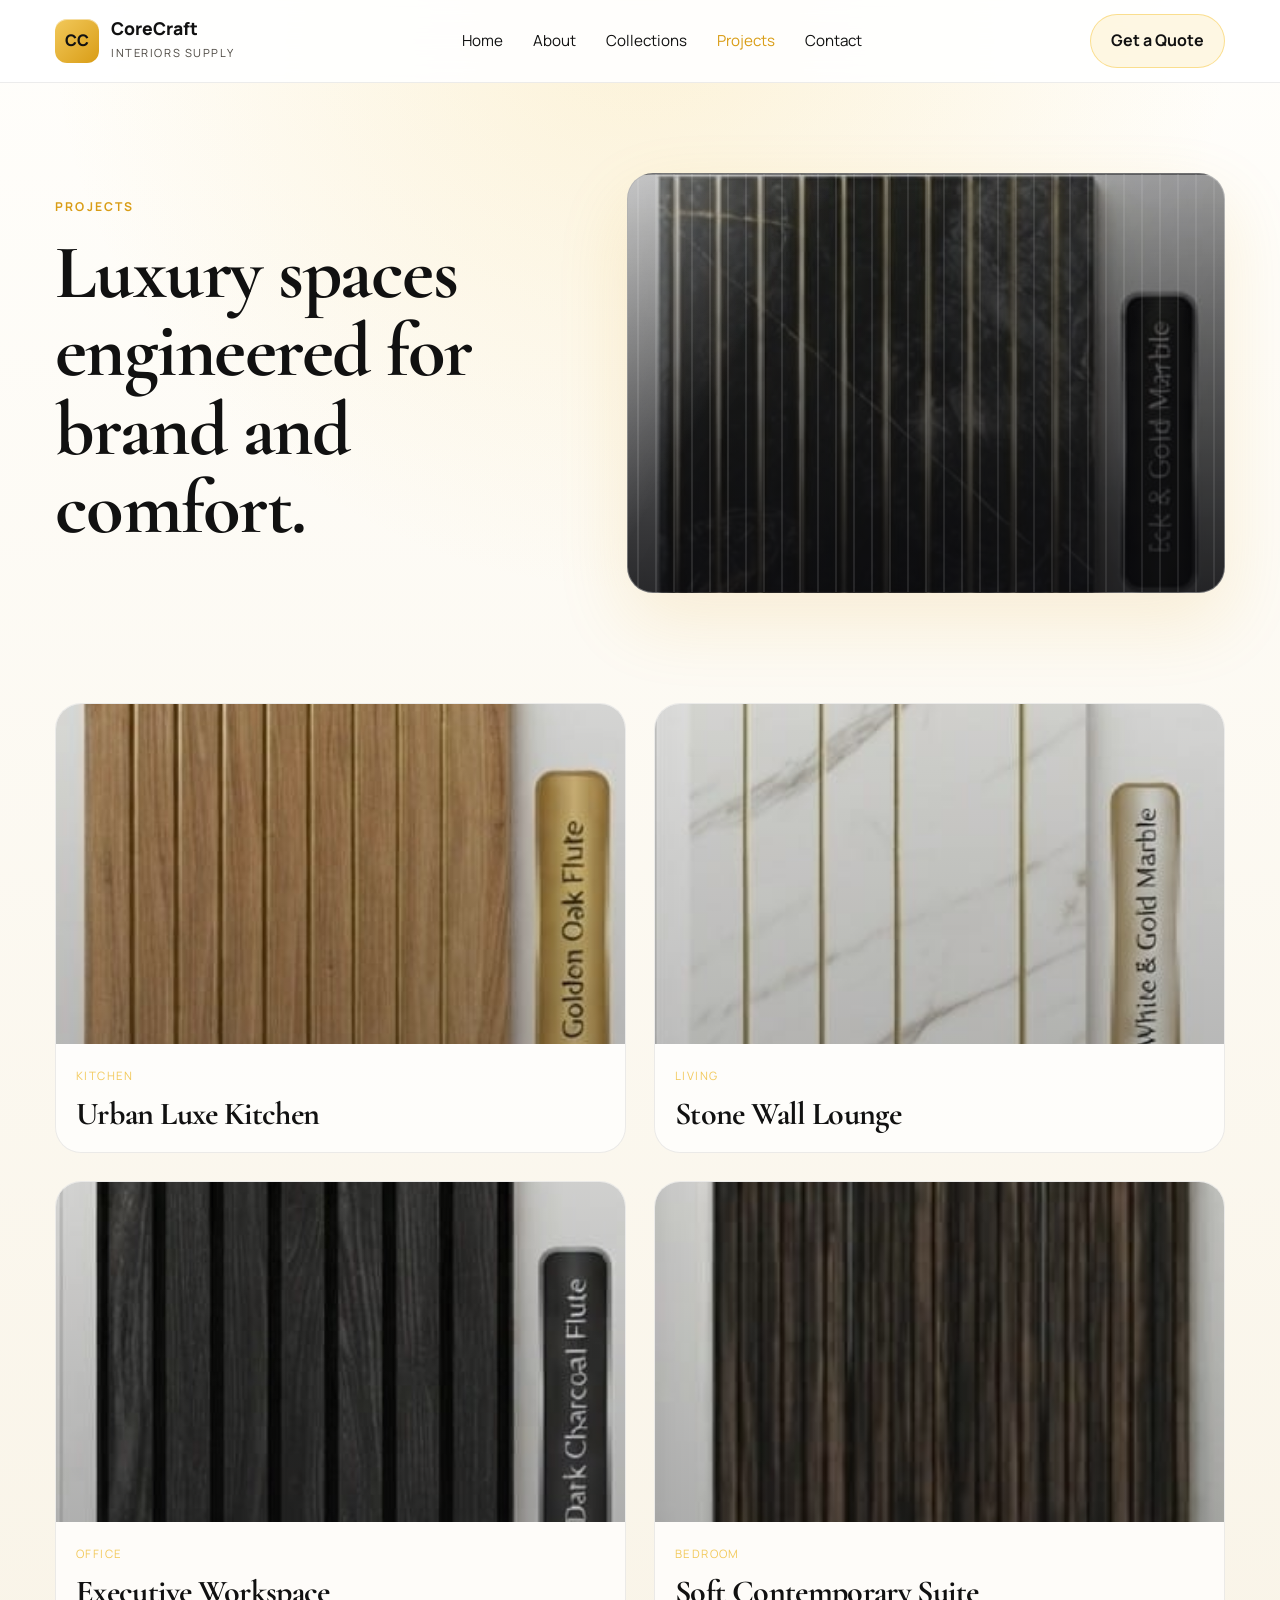
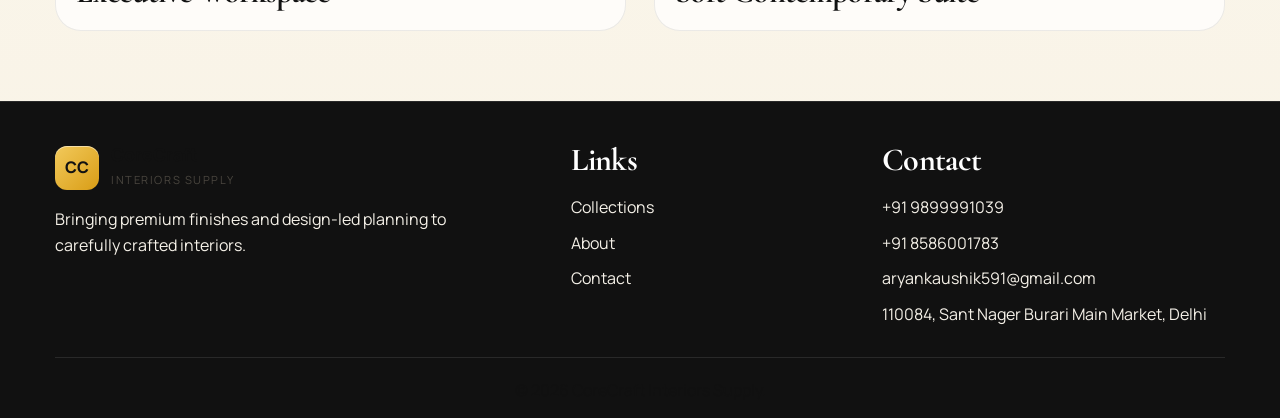
<file: interior website/projects.html>
<!DOCTYPE html>
<html lang="en">
  <head>
    <meta charset="UTF-8" />
    <meta name="viewport" content="width=device-width, initial-scale=1.0" />
    <title>Projects | CoreCraft Interiors Supply</title>
    <meta name="description" content="Browse Interior design projects by CoreCraft Interiors Supply including kitchens, walls, offices, and premium bedrooms." />
    <link rel="preconnect" href="https://fonts.googleapis.com" />
    <link rel="preconnect" href="https://fonts.gstatic.com" crossorigin />
    <link href="https://fonts.googleapis.com/css2?family=Cormorant+Garamond:wght@500;600;700&family=Manrope:wght@400;500;600;700;800&display=swap" rel="stylesheet" />
    <link rel="stylesheet" href="styles.css" />
  </head>
  <body>
    <header class="site-header">
      <div class="container nav-wrap">
        <a href="index.html" class="brand-block" aria-label="CoreCraft home page">
          <div class="brand-mark">CC</div>
          <div>
            <p class="brand-name">CoreCraft</p>
            <span class="brand-sub">Interiors Supply</span>
          </div>
        </a>

        <nav class="main-nav" aria-label="Main navigation">
          <a href="index.html">Home</a>
          <a href="about.html">About</a>
          <a href="collections.html">Collections</a>
          <a href="projects.html" class="active">Projects</a>
          <a href="contact.html">Contact</a>
        </nav>

        <a class="nav-cta" href="contact.html">Get a Quote</a>
      </div>
    </header>

    <main>
      <section class="page-hero page-hero-projects">
        <div class="container page-hero-grid">
          <div>
            <p class="eyebrow">Projects</p>
            <h1>Luxury spaces engineered for brand and comfort.</h1>
          </div>
          <div class="hero-visual tall-visual alt-visual"></div>
        </div>
      </section>

      <section class="page-section">
        <div class="container project-showcase">
          <article class="showcase-card">
            <div class="showcase-image showcase-one"></div>
            <div class="showcase-copy">
              <span>Kitchen</span>
              <h3>Urban Luxe Kitchen</h3>
            </div>
          </article>

          <article class="showcase-card">
            <div class="showcase-image showcase-two"></div>
            <div class="showcase-copy">
              <span>Living</span>
              <h3>Stone Wall Lounge</h3>
            </div>
          </article>

          <article class="showcase-card">
            <div class="showcase-image showcase-three"></div>
            <div class="showcase-copy">
              <span>Office</span>
              <h3>Executive Workspace</h3>
            </div>
          </article>

          <article class="showcase-card">
            <div class="showcase-image showcase-four"></div>
            <div class="showcase-copy">
              <span>Bedroom</span>
              <h3>Soft Contemporary Suite</h3>
            </div>
          </article>
        </div>
      </section>
    </main>

    <footer class="site-footer">
      <div class="container footer-grid">
        <div>
          <div class="brand-block footer-brand">
            <div class="brand-mark">CC</div>
            <div>
              <p class="brand-name">CoreCraft</p>
              <span class="brand-sub">Interiors Supply</span>
            </div>
          </div>
          <p class="footer-copy">Bringing premium finishes and design-led planning to carefully crafted interiors.</p>
        </div>

        <div>
          <h3>Links</h3>
          <ul class="footer-links">
            <li><a href="collections.html">Collections</a></li>
            <li><a href="about.html">About</a></li>
            <li><a href="contact.html">Contact</a></li>
          </ul>
        </div>

        <div>
          <h3>Contact</h3>
          <ul class="footer-links">
            <li><a href="tel:+919899991039">+91 9899991039</a></li>
            <li><a href="tel:+918586001783">+91 8586001783</a></li>
            <li><a href="mailto:aryankaushik591@gmail.com">aryankaushik591@gmail.com</a></li>
            <li>110084, Sant Nager Burari Main Market, Delhi</li>
          </ul>
        </div>
      </div>

      <div class="container footer-bottom">
        <p>© <span id="year"></span> CoreCraft Interiors Supply.</p>
      </div>
    </footer>

    <script src="script.js"></script>
  </body>
</html>
</file>
<file: styles.css>
:root {
  --bg: #fffdf8;
  --bg-soft: #f8f2df;
  --panel: #ffffff;
  --panel-alt: #fff8e1;
  --text: #111111;
  --muted: #4a463f;
  --accent: #f2c95b;
  --accent-strong: #d99d16;
  --accent-soft: #fff0b7;
  --line: rgba(17, 17, 17, 0.08);
  --shadow: 0 28px 72px rgba(217, 157, 22, 0.14);
}

* {
  box-sizing: border-box;
  margin: 0;
  padding: 0;
}

html {
  scroll-behavior: smooth;
}

body {
  font-family: "Manrope", sans-serif;
  background:
    radial-gradient(circle at top, rgba(242, 201, 91, 0.22), transparent 28%),
    linear-gradient(180deg, #fffefb 0%, #f8f2e4 100%);
  color: var(--text);
  line-height: 1.6;
}

a {
  color: inherit;
  text-decoration: none;
}

img {
  max-width: 100%;
  display: block;
}

.container {
  width: min(1170px, calc(100% - 32px));
  margin: 0 auto;
}

.section-space {
  padding: 110px 0;
}

.eyebrow {
  font-size: 0.76rem;
  letter-spacing: 0.18em;
  text-transform: uppercase;
  color: var(--accent-strong);
  font-weight: 700;
  margin-bottom: 18px;
}

h1,
h2,
h3 {
  font-family: "Cormorant Garamond", serif;
  line-height: 1.02;
  letter-spacing: -0.02em;
}

h1 {
  font-size: clamp(3.2rem, 6vw, 6rem);
  margin-bottom: 22px;
}

h2 {
  font-size: clamp(2.4rem, 4vw, 4rem);
  margin-bottom: 16px;
}

p {
  color: #111111;
}

.topbar,
.site-header {
  position: sticky;
  top: 0;
  z-index: 100;
  backdrop-filter: blur(16px);
  background: rgba(255, 255, 255, 0.9);
  border-bottom: 1px solid var(--line);
}

.nav-wrap {
  display: flex;
  align-items: center;
  justify-content: space-between;
  min-height: 82px;
  gap: 16px;
  flex-wrap: wrap;
}

.brand-block {
  display: flex;
  align-items: center;
  gap: 12px;
}

.brand-mark {
  width: 44px;
  height: 44px;
  border-radius: 12px;
  display: grid;
  place-items: center;
  background: linear-gradient(135deg, var(--accent), var(--accent-strong));
  color: #121212;
  font-weight: 800;
  font-size: 1rem;
  box-shadow: inset 0 1px 0 rgba(255,255,255,0.5);
}

.brand-name {
  color: var(--text);
  font-weight: 800;
  line-height: 1.2;
  margin: 0;
  font-size: 1.1rem;
}

.brand-sub {
  color: var(--muted);
  font-size: 0.7rem;
  letter-spacing: 0.14em;
  text-transform: uppercase;
}

.main-nav {
  display: flex;
  align-items: center;
  gap: 30px;
  font-size: 0.95rem;
}

.main-nav a {
  color: #111111;
  transition: color 0.2s ease;
}

.main-nav a:hover,
.main-nav a:focus-visible,
.main-nav a.active {
  color: var(--accent-strong);
}

.nav-cta,
.btn {
  display: inline-flex;
  align-items: center;
  justify-content: center;
  border-radius: 999px;
  transition: transform 0.2s ease, box-shadow 0.2s ease;
}

.nav-cta {
  background: rgba(247, 198, 58, 0.14);
  border: 1px solid rgba(247, 198, 58, 0.5);
  padding: 0.8rem 1.25rem;
  font-weight: 700;
  color: var(--text);
}

.nav-cta:hover,
.btn:hover {
  transform: translateY(-2px);
}

.hero {
  padding: 90px 0 60px;
}

.hero-grid {
  display: grid;
  grid-template-columns: 1.15fr 0.85fr;
  gap: 52px;
  align-items: center;
}

.hero-copy {
  max-width: 620px;
}

.lead {
  font-size: 1.08rem;
  max-width: 560px;
  margin-bottom: 26px;
  color: #111111;
}

.hero-actions {
  display: flex;
  flex-wrap: wrap;
  gap: 16px;
  margin-bottom: 38px;
}

.btn {
  padding: 0.95rem 1.55rem;
  font-weight: 700;
}

.btn-primary {
  background: linear-gradient(135deg, var(--accent), var(--accent-strong));
  color: #121212;
  box-shadow: 0 16px 28px rgba(217, 157, 22, 0.22);
}

.btn-secondary {
  background: rgba(255,255,255,0.7);
  border: 1px solid rgba(17, 17, 17, 0.12);
  color: var(--text);
}

.hero-stats {
  display: flex;
  flex-wrap: wrap;
  gap: 28px;
}

.hero-stats div {
  min-width: 120px;
}

.hero-stats strong {
  display: block;
  font-size: 1.8rem;
  margin-bottom: 6px;
  color: var(--text);
}

.hero-stats span {
  color: var(--muted);
  font-size: 0.8rem;
}

.hero-visual {
  position: relative;
  min-height: 560px;
  display: flex;
  align-items: flex-end;
  justify-content: center;
  border: 1px solid var(--line);
  border-radius: 32px;
  overflow: hidden;
  box-shadow: var(--shadow);
  background:
    linear-gradient(145deg, rgba(255,255,255,0.32), rgba(0,0,0,0.10)),
    linear-gradient(90deg, rgba(255,255,255,0.1), rgba(0,0,0,0.06) 35%, rgba(255,255,255,0.08) 55%, rgba(0,0,0,0.18) 100%),
    repeating-linear-gradient(
      90deg,
      rgba(214, 220, 226, 0.9) 0,
      rgba(214, 220, 226, 0.9) 10px,
      rgba(115, 123, 133, 0.78) 10px,
      rgba(115, 123, 133, 0.78) 18px,
      rgba(60, 66, 72, 0.9) 18px,
      rgba(60, 66, 72, 0.9) 28px,
      rgba(234, 236, 240, 0.85) 28px,
      rgba(234, 236, 240, 0.85) 38px
    );
  background-size: cover;
  background-position: center;
}

.hero > .container .hero-visual {
  background-image:
    linear-gradient(180deg, rgba(12, 12, 15, 0.08), rgba(12, 12, 15, 0.7)),
    url("images/all pvc panel pics.jpeg");
}

.hero-visual::before {
  content: "";
  position: absolute;
  inset: 0;
  background: linear-gradient(180deg, rgba(12, 12, 15, 0.15), rgba(12, 12, 15, 0.72));
}

.hero-visual::after {
  background:
    linear-gradient(120deg, rgba(255,255,255,0.35), transparent 26%, rgba(0,0,0,0.14) 80%),
    repeating-linear-gradient(
      90deg,
      transparent 0,
      transparent 9px,
      rgba(255,255,255,0.12) 9px,
      rgba(255,255,255,0.12) 11px,
      transparent 11px,
      transparent 18px
    );
  opacity: 0.9;
}

.visual-card,
.floating-panel {
  position: relative;
  z-index: 1;
}

.visual-card {
  width: min(88%, 420px);
  padding: 28px 28px 30px;
  margin: 28px;
  border: 1px solid rgba(120, 88, 18, 0.12);
  border-radius: 24px;
  background: rgba(255, 255, 255, 0.82);
  backdrop-filter: blur(8px);
}

.card-tag {
  display: inline-block;
  font-size: 0.7rem;
  text-transform: uppercase;
  letter-spacing: 0.12em;
  background: rgba(215, 176, 106, 0.14);
  color: var(--accent);
  padding: 0.5rem 0.8rem;
  border-radius: 999px;
  margin-bottom: 16px;
}

.visual-card h3 {
  font-size: clamp(2rem, 3vw, 3rem);
  margin-bottom: 8px;
}

.visual-card p {
  color: rgba(242, 239, 231, 0.8);
}

.floating-panel {
  position: absolute;
  right: 28px;
  bottom: 28px;
  background: rgba(255, 255, 255, 0.9);
  border: 1px solid rgba(247, 201, 72, 0.4);
  border-radius: 18px;
  padding: 15px 18px;
  min-width: 215px;
}

.floating-panel span {
  display: block;
  color: var(--muted);
  font-size: 0.72rem;
  letter-spacing: 0.1em;
  text-transform: uppercase;
  margin-bottom: 4px;
}

.floating-panel strong {
  color: var(--text);
  font-size: 1.06rem;
}

.brands-strip {
  border-top: 1px solid var(--line);
  border-bottom: 1px solid var(--line);
  background: rgba(255, 255, 255, 0.28);
}

.strip-inner {
  display: grid;
  grid-template-columns: repeat(5, minmax(120px, 1fr));
  gap: 16px;
  align-items: center;
  text-align: center;
  padding: 24px 0;
  color: #111111;
  text-transform: uppercase;
  letter-spacing: 0.12em;
  font-size: 0.72rem;
}

.section-head {
  margin-bottom: 42px;
}

.split-head {
  display: flex;
  align-items: end;
  justify-content: space-between;
  gap: 28px;
}

.split-head p:last-child {
  max-width: 470px;
}

.collection-grid,
.feature-grid,
.project-grid {
  display: grid;
  gap: 28px;
}

.collection-grid {
  grid-template-columns: repeat(4, minmax(220px, 1fr));
}

.service-card {
  background: rgba(255, 255, 255, 0.82);
  border: 1px solid var(--line);
  border-radius: 24px;
  overflow: hidden;
  box-shadow: 0 12px 24px rgba(17, 17, 17, 0.04);
  transition: transform 0.2s ease, border-color 0.2s ease, box-shadow 0.2s ease;
}

.service-card:hover {
  transform: translateY(-8px);
  border-color: rgba(215, 176, 106, 0.38);
  box-shadow: 0 18px 30px rgba(247, 201, 76, 0.12);
}

.service-card:hover {
  transform: translateY(-8px);
  border-color: rgba(215, 176, 106, 0.35);
}

.card-image {
  position: relative;
  height: 240px;
  background-size: cover;
  background-position: center;
  border-bottom: 1px solid rgba(22, 20, 18, 0.06);
  overflow: hidden;
}

.card-image::before,
.hero-visual::after,
.project-thumb::before {
  content: "";
  position: absolute;
  inset: 0;
  pointer-events: none;
}

.card-image::before {
  background:
    linear-gradient(90deg, rgba(255,255,255,0.18), transparent 32%, rgba(0,0,0,0.08)),
    repeating-linear-gradient(
      90deg,
      transparent 0,
      transparent 8px,
      rgba(30, 32, 35, 0.12) 8px,
      rgba(30, 32, 35, 0.12) 10px,
      transparent 10px,
      transparent 18px
    );
  mix-blend-mode: multiply;
}

.kitchen {
  background-image:
    linear-gradient(145deg, rgba(255,255,255,0.24), rgba(0,0,0,0.12)),
    repeating-linear-gradient(
      90deg,
      rgba(225, 230, 234, 0.98) 0,
      rgba(225, 230, 234, 0.98) 12px,
      rgba(136, 143, 152, 0.82) 12px,
      rgba(136, 143, 152, 0.82) 20px,
      rgba(70, 76, 82, 0.92) 20px,
      rgba(70, 76, 82, 0.92) 30px,
      rgba(246, 247, 249, 0.9) 30px,
      rgba(246, 247, 249, 0.9) 42px
    ),
    linear-gradient(180deg, rgba(17,17,17,0.04), rgba(17,17,17,0.16));
  background-blend-mode: screen, normal, normal;
}

.living {
  background-image:
    linear-gradient(145deg, rgba(255,255,255,0.2), rgba(48,38,28,0.08)),
    repeating-linear-gradient(
      180deg,
      rgba(250, 245, 238, 0.96) 0,
      rgba(250, 245, 238, 0.96) 12px,
      rgba(181, 151, 121, 0.62) 12px,
      rgba(181, 151, 121, 0.62) 24px,
      rgba(96, 75, 61, 0.76) 24px,
      rgba(96, 75, 61, 0.76) 36px,
      rgba(233, 221, 206, 0.88) 36px,
      rgba(233, 221, 206, 0.88) 48px
    ),
    linear-gradient(180deg, rgba(17,17,17,0.06), rgba(17,17,17,0.12));
  background-blend-mode: screen, normal, normal;
}

.wallpaper {
  background-image:
    linear-gradient(135deg, rgba(255,255,255,0.15), rgba(50,36,22,0.10)),
    repeating-linear-gradient(
      90deg,
      rgba(251, 205, 105, 0.86) 0,
      rgba(251, 205, 105, 0.86) 10px,
      rgba(255,255,255,0.9) 10px,
      rgba(255,255,255,0.9) 18px,
      rgba(211, 168, 126, 0.8) 18px,
      rgba(211, 168, 126, 0.8) 30px,
      rgba(120, 97, 80, 0.72) 30px,
      rgba(120, 97, 80, 0.72) 42px
    ),
    radial-gradient(circle at 20% 25%, rgba(255,255,255,0.35), transparent 25%);
  background-blend-mode: screen, normal, normal;
}

.office {
  background-image:
    linear-gradient(145deg, rgba(255,255,255,0.16), rgba(0,0,0,0.12)),
    repeating-linear-gradient(
      90deg,
      rgba(154, 160, 169, 0.84) 0,
      rgba(154, 160, 169, 0.84) 12px,
      rgba(42, 47, 53, 0.92) 12px,
      rgba(42, 47, 53, 0.92) 24px,
      rgba(207, 211, 216, 0.74) 24px,
      rgba(207, 211, 216, 0.74) 36px,
      rgba(91, 98, 105, 0.8) 36px,
      rgba(91, 98, 105, 0.8) 48px
    ),
    linear-gradient(180deg, rgba(17,17,17,0.04), rgba(17,17,17,0.14));
  background-blend-mode: screen, normal, normal;
}

.sheets {
  background-image:
    linear-gradient(145deg, rgba(255,255,255,0.18), rgba(16,18,22,0.08)),
    repeating-linear-gradient(
      0deg,
      rgba(255,255,255,0.96) 0,
      rgba(255,255,255,0.96) 12px,
      rgba(129, 141, 153, 0.8) 12px,
      rgba(129, 141, 153, 0.8) 24px,
      rgba(243, 199, 88, 0.7) 24px,
      rgba(243, 199, 88, 0.7) 36px,
      rgba(94, 100, 108, 0.76) 36px,
      rgba(94, 100, 108, 0.76) 48px
    ),
    linear-gradient(180deg, rgba(17,17,17,0.04), rgba(17,17,17,0.12));
  background-blend-mode: screen, normal, normal;
}

.bedroom {
  background-image:
    linear-gradient(145deg, rgba(255,255,255,0.18), rgba(44,30,20,0.08)),
    repeating-linear-gradient(
      90deg,
      rgba(221, 197, 163, 0.82) 0,
      rgba(221, 197, 163, 0.82) 10px,
      rgba(105, 86, 74, 0.70) 10px,
      rgba(105, 86, 74, 0.70) 20px,
      rgba(242, 235, 228, 0.76) 20px,
      rgba(242, 235, 228, 0.76) 32px,
      rgba(171, 147, 126, 0.56) 32px,
      rgba(171, 147, 126, 0.56) 44px
    ),
    linear-gradient(180deg, rgba(17,17,17,0.04), rgba(17,17,17,0.10));
  background-blend-mode: screen, normal, normal;
}

.card-content {
  padding: 24px 22px 28px;
}

.card-kicker {
  color: var(--accent-strong);
  font-size: 0.75rem;
  letter-spacing: 0.14em;
  text-transform: uppercase;
  margin-bottom: 12px;
  font-weight: 800;
}

.card-content h3 {
  font-size: clamp(2rem, 2vw, 2.5rem);
  margin-bottom: 14px;
}

.card-content ul {
  list-style: none;
  display: grid;
  gap: 8px;
  color: var(--muted);
}

.card-content li::before {
  content: "•";
  color: var(--accent);
  margin-right: 8px;
}

.why-us {
  background: rgba(255, 249, 230, 0.9);
}

.refined-grid {
  display: grid;
  grid-template-columns: repeat(3, minmax(220px, 1fr));
  gap: 24px;
}

.refined-card {
  background: rgba(255, 255, 255, 0.82);
  border: 1px solid var(--line);
  border-radius: 24px;
  overflow: hidden;
  box-shadow: 0 12px 24px rgba(17, 17, 17, 0.04);
}

.refined-visual {
  height: 220px;
  position: relative;
  overflow: hidden;
}

.refined-visual::before {
  content: "";
  position: absolute;
  inset: 0;
  background:
    linear-gradient(145deg, rgba(255,255,255,0.28), rgba(0,0,0,0.08)),
    repeating-linear-gradient(
      90deg,
      rgba(255,255,255,0.25) 0,
      rgba(255,255,255,0.25) 10px,
      rgba(0,0,0,0.08) 10px,
      rgba(0,0,0,0.08) 18px
    );
}

.shade-gold .refined-visual {
  background: linear-gradient(135deg, rgba(198, 163, 95, 0.96), rgba(120, 90, 46, 0.92));
}

.shade-ivory .refined-visual {
  background: linear-gradient(135deg, rgba(246, 242, 232, 0.96), rgba(196, 184, 171, 0.9));
}

.shade-charcoal .refined-visual {
  background: linear-gradient(135deg, rgba(99, 107, 117, 0.96), rgba(31, 35, 40, 0.95));
}

.shade-walnut .refined-visual {
  background: linear-gradient(135deg, rgba(132, 96, 67, 0.96), rgba(46, 31, 22, 0.94));
}

.shade-rose .refined-visual {
  background: linear-gradient(135deg, rgba(214, 180, 170, 0.94), rgba(160, 118, 94, 0.88));
}

.shade-emerald .refined-visual {
  background: linear-gradient(135deg, rgba(48, 123, 92, 0.96), rgba(17, 73, 52, 0.94));
}

.refined-copy {
  padding: 18px 18px 22px;
}

.refined-copy span {
  color: var(--accent-strong);
  letter-spacing: 0.12em;
  text-transform: uppercase;
  font-size: 0.72rem;
  font-weight: 800;
}

.refined-copy h3 {
  margin-top: 10px;
  font-size: clamp(1.7rem, 2vw, 2.1rem);
  color: #111111;
}

.filter-row {
  display: flex;
  flex-wrap: wrap;
  gap: 14px;
  margin-bottom: 32px;
}

.filter-btn {
  background: rgba(255, 255, 255, 0.02);
  border: 1px solid var(--line);
  color: var(--muted);
  border-radius: 999px;
  padding: 0.7rem 1.1rem;
  font: inherit;
  cursor: pointer;
  transition: all 0.2s ease;
}

.filter-btn:hover,
.filter-btn.active {
  background: rgba(242, 201, 91, 0.16);
  border-color: rgba(217, 157, 22, 0.38);
  color: var(--text);
}

.project-grid {
  grid-template-columns: repeat(4, minmax(220px, 1fr));
}

.project-card {
  background: rgba(255, 255, 255, 0.02);
  border: 1px solid var(--line);
  border-radius: 24px;
  overflow: hidden;
  transition: transform 0.2s ease;
}

.project-card:hover {
  transform: translateY(-8px);
}

.project-thumb {
  height: 260px;
  background-size: cover;
  background-position: center;
  position: relative;
  overflow: hidden;
}

.project-thumb::before {
  background: linear-gradient(180deg, rgba(255,255,255,0.18), rgba(0,0,0,0.12));
}

.thumb-one {
  background-image:
    linear-gradient(rgba(15, 16, 18, 0.12), rgba(15, 16, 18, 0.18)),
    repeating-linear-gradient(
      90deg,
      rgba(222, 228, 234, 0.96) 0,
      rgba(222, 228, 234, 0.96) 12px,
      rgba(129, 136, 144, 0.8) 12px,
      rgba(129, 136, 144, 0.8) 24px,
      rgba(74, 79, 87, 0.88) 24px,
      rgba(74, 79, 87, 0.88) 36px,
      rgba(255,255,255,0.15) 36px,
      rgba(255,255,255,0.15) 44px
    );
}

.thumb-two {
  background-image:
    linear-gradient(rgba(18, 20, 24, 0.12), rgba(18, 20, 24, 0.18)),
    repeating-linear-gradient(
      0deg,
      rgba(248, 244, 238, 0.95) 0,
      rgba(248, 244, 238, 0.95) 12px,
      rgba(189, 165, 139, 0.56) 12px,
      rgba(189, 165, 139, 0.56) 24px,
      rgba(101, 85, 74, 0.7) 24px,
      rgba(101, 85, 74, 0.7) 36px,
      rgba(255,255,255,0.12) 36px,
      rgba(255,255,255,0.12) 48px
    );
}

.thumb-three {
  background-image:
    linear-gradient(rgba(18, 18, 20, 0.18), rgba(18, 18, 20, 0.24)),
    repeating-linear-gradient(
      90deg,
      rgba(146, 151, 160, 0.8) 0,
      rgba(146, 151, 160, 0.8) 12px,
      rgba(32, 36, 42, 0.9) 12px,
      rgba(32, 36, 42, 0.9) 24px,
      rgba(210, 214, 220, 0.7) 24px,
      rgba(210, 214, 220, 0.7) 36px,
      rgba(255,255,255,0.1) 36px,
      rgba(255,255,255,0.1) 44px
    );
}

.thumb-four {
  background-image:
    linear-gradient(rgba(17, 17, 19, 0.12), rgba(17, 17, 19, 0.18)),
    repeating-linear-gradient(
      90deg,
      rgba(224, 196, 157, 0.82) 0,
      rgba(224, 196, 157, 0.82) 10px,
      rgba(92, 77, 65, 0.66) 10px,
      rgba(92, 77, 65, 0.66) 20px,
      rgba(245, 240, 234, 0.76) 20px,
      rgba(245, 240, 234, 0.76) 30px,
      rgba(255,255,255,0.16) 30px,
      rgba(255,255,255,0.16) 40px
    );
}

.project-copy {
  padding: 20px 18px 22px;
}

.project-copy span {
  color: var(--accent);
  font-size: 0.72rem;
  letter-spacing: 0.12em;
  text-transform: uppercase;
}

.project-copy h3 {
  margin-top: 8px;
  font-size: 2rem;
}

.cta-banner {
  padding: 0 0 100px;
}

.banner-inner {
  display: flex;
  align-items: center;
  justify-content: space-between;
  gap: 24px;
  padding: 36px 28px;
  border-radius: 28px;
  background: linear-gradient(135deg, rgba(242, 201, 91, 0.16), rgba(255, 255, 255, 0.6));
  border: 1px solid rgba(217, 157, 22, 0.2);
}

.site-footer {
  border-top: 1px solid rgba(255,255,255,0.1);
  padding: 42px 0 14px;
  background: #111111;
}

.footer-grid {
  display: grid;
  grid-template-columns: 1.4fr 0.8fr 1fr;
  gap: 36px;
  padding-bottom: 30px;
}

.footer-brand {
  margin-bottom: 16px;
}

.footer-copy {
  max-width: 420px;
  color: #f5f1e8;
}

.footer-links {
  list-style: none;
  display: grid;
  gap: 10px;
  color: #f5f1e8;
}

.footer-links a {
  color: #f5f1e8;
}

.footer-links a:hover {
  color: var(--accent);
}

.site-footer h3 {
  font-size: 2rem;
  margin-bottom: 18px;
  color: #ffffff;
}

.footer-bottom {
  border-top: 1px solid rgba(255,255,255,0.1);
  padding-top: 20px;
  text-align: center;
  color: rgba(255,255,255,0.8);
}

.page-hero {
  padding: 90px 0 40px;
}

.page-hero-grid {
  display: grid;
  grid-template-columns: 1fr 1.1fr;
  gap: 28px;
  align-items: center;
}

.page-hero .hero-visual {
  min-height: 420px;
  border-radius: 26px;
}

.page-hero-about .hero-visual,
.page-hero-projects .hero-visual,
.page-hero-contact .hero-visual,
.page-hero-collections .hero-visual {
  background-size: cover;
  background-position: center;
  box-shadow: var(--shadow);
}

.page-hero-about .hero-visual {
  background-image:
    linear-gradient(rgba(15, 16, 19, 0.16), rgba(15, 16, 19, 0.5)),
    url("images/wall nut flute pnel.jpeg");
}

.page-hero-collections .hero-visual {
  background-image:
    linear-gradient(rgba(15, 16, 19, 0.16), rgba(15, 16, 19, 0.5)),
    url("images/white and gold pvc panel.jpeg");
}

.page-hero-projects .hero-visual {
  background-image:
    linear-gradient(rgba(15, 16, 19, 0.16), rgba(15, 16, 19, 0.52)),
    url("images/black and gold flute panel.jpeg");
}

.page-hero-contact .hero-visual {
  background-image:
    linear-gradient(rgba(15, 16, 19, 0.18), rgba(15, 16, 19, 0.54)),
    url("images/somked flute panel.jpeg");
}

.page-section {
  padding: 70px 0;
}

.story-grid {
  display: grid;
  grid-template-columns: 0.9fr 1.1fr;
  gap: 28px;
  align-items: end;
}

.soft-panel {
  background: rgba(255, 255, 255, 0.02);
  border-top: 1px solid var(--line);
  border-bottom: 1px solid var(--line);
}

.values-grid {
  display: grid;
  grid-template-columns: 1.3fr 1fr 1fr;
  gap: 24px;
}

.info-card {
  background: rgba(255, 255, 255, 0.02);
  border: 1px solid var(--line);
  border-radius: 24px;
  padding: 28px 24px;
}

.large-card {
  min-height: 260px;
}

.card-number {
  color: var(--accent);
  letter-spacing: 0.15em;
  text-transform: uppercase;
  font-size: 0.72rem;
  font-weight: 700;
}

.info-card h3 {
  font-size: clamp(1.8rem, 2vw, 2.5rem);
  margin: 16px 0 10px;
}

.stats-grid {
  display: grid;
  grid-template-columns: repeat(4, minmax(160px, 1fr));
  gap: 18px;
}

.stats-grid div {
  background: rgba(255, 255, 255, 0.02);
  border: 1px solid var(--line);
  border-radius: 20px;
  padding: 24px 18px;
  text-align: center;
}

.stats-grid strong {
  display: block;
  font-size: clamp(2rem, 3vw, 3rem);
  color: var(--text);
}

.stats-grid span {
  color: var(--muted);
}

.collection-list {
  display: grid;
  gap: 30px;
}

.catalog-section {
  background: rgba(255, 255, 255, 0.38);
  border-top: 1px solid var(--line);
  border-bottom: 1px solid var(--line);
}

.compact-head {
  margin-bottom: 34px;
}

.catalog-grid {
  display: grid;
  grid-template-columns: repeat(3, minmax(220px, 1fr));
  gap: 24px;
}

.material-grid {
  display: grid;
  grid-template-columns: repeat(3, minmax(220px, 1fr));
  gap: 24px;
}

.material-card {
  background: rgba(255, 255, 255, 0.75);
  border: 1px solid var(--line);
  border-radius: 24px;
  overflow: hidden;
  box-shadow: 0 14px 28px rgba(17, 17, 17, 0.04);
}

.material-visual {
  position: relative;
  height: 230px;
  background-size: cover;
  background-position: center;
}

.material-walnut { background-image: url("images/wall nut flute pnel.jpeg"); }
.material-smoked { background-image: url("images/somked flute panel.jpeg"); }
.material-golden-oak { background-image: url("images/golden oak pvc panel.jpeg"); }
.material-charcoal { background-image: url("images/black charcol colour pvc panel.jpeg"); }
.material-black-gold { background-image: url("images/black and gold flute panel.jpeg"); }
.material-white-gold { background-image: url("images/white and gold pvc panel.jpeg"); }

.material-visual::before {
  content: "";
  position: absolute;
  inset: 0;
  background: linear-gradient(180deg, rgba(255,255,255,0.12), rgba(0,0,0,0.14));
}

.wallpaper-wall {
  background-image:
    linear-gradient(135deg, rgba(255,255,255,0.14), rgba(116,84,61,0.12)),
    repeating-linear-gradient(
      90deg,
      rgba(232, 198, 138, 0.91) 0,
      rgba(232, 198, 138, 0.91) 9px,
      rgba(255,255,255,0.85) 9px,
      rgba(255,255,255,0.85) 18px,
      rgba(155, 122, 92, 0.7) 18px,
      rgba(155, 122, 92, 0.7) 30px,
      rgba(116, 95, 78, 0.82) 30px,
      rgba(116, 95, 78, 0.82) 42px
    );
}

.sheet-wall {
  background-image:
    linear-gradient(135deg, rgba(255,255,255,0.14), rgba(24,36,45,0.12)),
    repeating-linear-gradient(
      0deg,
      rgba(244, 246, 248, 0.95) 0,
      rgba(244, 246, 248, 0.95) 11px,
      rgba(115, 126, 139, 0.72) 11px,
      rgba(115, 126, 139, 0.72) 22px,
      rgba(244, 203, 100, 0.7) 22px,
      rgba(244, 203, 100, 0.7) 33px,
      rgba(77, 84, 91, 0.82) 33px,
      rgba(77, 84, 91, 0.82) 44px
    );
}

.panel-wall {
  background-image:
    linear-gradient(135deg, rgba(255,255,255,0.14), rgba(17,17,17,0.15)),
    repeating-linear-gradient(
      90deg,
      rgba(185, 160, 124, 0.9) 0,
      rgba(185, 160, 124, 0.9) 9px,
      rgba(68, 69, 74, 0.78) 9px,
      rgba(68, 69, 74, 0.78) 18px,
      rgba(244, 238, 228, 0.85) 18px,
      rgba(244, 238, 228, 0.85) 28px,
      rgba(125, 110, 90, 0.7) 28px,
      rgba(125, 110, 90, 0.7) 38px
    );
}

.material-copy {
  padding: 20px 18px 22px;
}

.material-copy span {
  color: var(--accent-strong);
  text-transform: uppercase;
  letter-spacing: 0.12em;
  font-size: 0.72rem;
  font-weight: 800;
}

.material-copy h3 {
  margin: 12px 0 10px;
  font-size: 2rem;
  color: #111111;
}

.material-copy p {
  color: #222222;
}

.catalog-card {
  background: rgba(255, 255, 255, 0.7);
  border: 1px solid var(--line);
  border-radius: 24px;
  overflow: hidden;
}

.catalog-swatch {
  height: 180px;
  border-bottom: 1px solid var(--line);
}

.swatch-gold {
  background: linear-gradient(135deg, rgba(216, 170, 93, 0.95), rgba(132, 99, 52, 0.9));
}

.swatch-walnut {
  background: linear-gradient(135deg, rgba(120, 82, 48, 0.92), rgba(46, 31, 22, 0.92));
}

.swatch-ivory {
  background: linear-gradient(135deg, rgba(245, 235, 220, 0.95), rgba(194, 179, 161, 0.85));
}

.swatch-slate {
  background: linear-gradient(135deg, rgba(92, 99, 106, 0.95), rgba(29, 33, 39, 0.92));
}

.swatch-rose {
  background: linear-gradient(135deg, rgba(214, 178, 170, 0.92), rgba(166, 112, 96, 0.8));
}

.swatch-emerald {
  background: linear-gradient(135deg, rgba(46, 119, 92, 0.95), rgba(16, 72, 52, 0.92));
}

.catalog-copy {
  padding: 20px 18px 22px;
}

.catalog-copy span {
  color: var(--accent-strong);
  text-transform: uppercase;
  letter-spacing: 0.12em;
  font-size: 0.72rem;
  font-weight: 800;
}

.catalog-copy h3 {
  margin: 12px 0 10px;
  font-size: 2rem;
  color: #111111;
}

.catalog-copy p {
  color: #222222;
}

.detail-card {
  display: grid;
  grid-template-columns: 1.1fr 1fr;
  background: rgba(255, 255, 255, 0.7);
  border: 1px solid var(--line);
  border-radius: 28px;
  overflow: hidden;
}

.detail-card.reverse {
  grid-template-columns: 1fr 1.1fr;
}

.detail-card.reverse .detail-image {
  order: 2;
}

.detail-card.reverse .detail-copy {
  order: 1;
}

.detail-image {
  min-height: 380px;
  background-size: cover;
  background-position: center;
}

.kitchen-panel {
  background-image:
    linear-gradient(rgba(18, 18, 20, 0.08), rgba(18, 18, 20, 0.2)),
    url("images/golden oak pvc panel.jpeg");
}

.pvc-panel {
  background-image:
    linear-gradient(rgba(17, 17, 20, 0.08), rgba(17, 17, 20, 0.24)),
    url("images/white and gold pvc panel.jpeg");
}

.office-panel {
  background-image:
    linear-gradient(rgba(15, 17, 20, 0.08), rgba(15, 17, 20, 0.24)),
    url("images/black charcol colour pvc panel.jpeg");
}

.bedroom-panel {
  background-image:
    linear-gradient(rgba(18, 18, 20, 0.08), rgba(18, 18, 20, 0.22)),
    url("images/somked flute panel.jpeg");
}

.detail-copy {
  padding: 34px 36px;
  display: flex;
  flex-direction: column;
  justify-content: center;
}

.detail-copy h2 {
  margin-bottom: 18px;
}

.detail-copy ul {
  list-style: none;
  display: grid;
  gap: 12px;
  color: var(--muted);
}

.detail-copy li::before {
  content: "•";
  color: var(--accent);
  margin-right: 10px;
}

.project-showcase {
  display: grid;
  grid-template-columns: repeat(2, minmax(260px, 1fr));
  gap: 28px;
}

.showcase-card {
  background: rgba(255, 255, 255, 0.72);
  border: 1px solid var(--line);
  border-radius: 26px;
  overflow: hidden;
}

.showcase-image {
  height: 340px;
  background-size: cover;
  background-position: center;
}

.showcase-one {
  background-image:
    linear-gradient(rgba(17, 18, 22, 0.08), rgba(17, 18, 22, 0.22)),
    url("images/golden oak pvc panel.jpeg");
}

.showcase-two {
  background-image:
    linear-gradient(rgba(17, 18, 22, 0.08), rgba(17, 18, 22, 0.2)),
    url("images/white and gold pvc panel.jpeg");
}

.showcase-three {
  background-image:
    linear-gradient(rgba(17, 18, 22, 0.08), rgba(17, 18, 22, 0.24)),
    url("images/black charcol colour pvc panel.jpeg");
}

.showcase-four {
  background-image:
    linear-gradient(rgba(17, 18, 22, 0.08), rgba(17, 18, 22, 0.22)),
    url("images/somked flute panel.jpeg");
}

.showcase-copy {
  padding: 18px 20px 22px;
}

.showcase-copy span {
  color: var(--accent);
  text-transform: uppercase;
  letter-spacing: 0.12em;
  font-size: 0.72rem;
}

.showcase-copy h3 {
  margin-top: 10px;
  font-size: 2rem;
}

.contact-section {
  padding-top: 50px;
}

.contact-grid {
  display: grid;
  grid-template-columns: 1.2fr 0.8fr;
  gap: 28px;
}

.contact-grid > * {
  min-width: 0;
}

.contact-form,
.info-panel {
  background: rgba(255, 255, 255, 0.72);
  border: 1px solid var(--line);
  border-radius: 28px;
  padding: 30px;
}

.contact-form {
  display: grid;
  gap: 20px;
}

.input-row {
  display: grid;
  grid-template-columns: repeat(2, minmax(180px, 1fr));
  gap: 18px;
}

.contact-form label {
  display: grid;
  gap: 10px;
  color: var(--text);
  font-weight: 600;
}

.contact-form input,
.contact-form select,
.contact-form textarea {
  width: 100%;
  border: 1px solid rgba(17, 17, 17, 0.12);
  border-radius: 14px;
  background: #ffffff;
  color: #111111;
  padding: 0.95rem 1rem;
  font: inherit;
}

.contact-form input::placeholder,
.contact-form textarea::placeholder {
  color: rgba(17, 17, 17, 0.5);
}

.info-panel h3 {
  font-size: 2.4rem;
  margin-bottom: 20px;
}

.mini-stats {
  display: grid;
  grid-template-columns: repeat(2, minmax(120px, 1fr));
  gap: 18px;
  margin-top: 30px;
}

.mini-stats div {
  background: rgba(255, 255, 255, 0.02);
  border: 1px solid var(--line);
  border-radius: 18px;
  padding: 18px 16px;
}

.mini-stats strong {
  display: block;
  color: var(--text);
  font-size: 1.8rem;
}

.mini-stats span {
  color: var(--muted);
  font-size: 0.8rem;
}

.hidden {
  display: none !important;
}

@media (max-width: 980px) {
  .hero-grid,
  .story-grid,
  .values-grid,
  .detail-card,
  .detail-card.reverse,
  .contact-grid,
  .page-hero-grid,
  .project-showcase,
  .footer-grid {
    grid-template-columns: 1fr;
  }

  .collection-grid,
  .feature-grid,
  .project-grid,
  .catalog-grid {
    grid-template-columns: repeat(2, minmax(220px, 1fr));
  }

  .stats-grid {
    grid-template-columns: repeat(2, minmax(150px, 1fr));
  }

  .nav-wrap {
    justify-content: center;
    padding: 12px 0;
  }

  .brand-block {
    width: 100%;
    justify-content: center;
  }

  .main-nav {
    width: 100%;
    justify-content: center;
    flex-wrap: wrap;
    gap: 12px 18px;
  }

  .banner-inner,
  .split-head {
    flex-direction: column;
    align-items: flex-start;
  }
}

@media (max-width: 640px) {
  .collection-grid,
  .feature-grid,
  .project-grid,
  .footer-grid,
  .strip-inner,
  .stats-grid,
  .input-row,
  .catalog-grid,
  .material-grid {
    grid-template-columns: 1fr;
  }

  .nav-wrap {
    min-height: 72px;
    justify-content: center;
    gap: 10px;
    padding: 10px 0 12px;
  }

  .main-nav {
    gap: 8px 14px;
    font-size: 0.82rem;
    line-height: 1.25;
  }

  .nav-cta {
    width: auto;
    min-width: 190px;
    padding: 0.7rem 1rem;
  }

  .section-space {
    padding: 64px 0;
  }

  .hero {
    padding: 54px 0 42px;
  }

  .hero-copy,
  .lead {
    max-width: none;
  }

  .hero-stats {
    gap: 18px;
  }

  .hero-visual {
    min-height: 360px;
    border-radius: 24px;
  }

  .banner-inner,
  .hero-actions {
    flex-direction: column;
    align-items: stretch;
  }

  .btn,
  .nav-cta {
    width: 100%;
  }

  .detail-copy {
    padding: 26px 22px;
  }

  .page-hero {
    padding: 58px 0 24px;
  }

  .page-hero .hero-visual {
    min-height: 280px;
  }

  .contact-form,
  .info-panel {
    padding: 22px 18px;
  }

  .footer-links,
  .footer-copy {
    overflow-wrap: anywhere;
  }

  h1 {
    font-size: clamp(2.5rem, 12vw, 3.4rem);
  }

  h2 {
    font-size: clamp(2.05rem, 9vw, 2.8rem);
  }
}
</file>
<file: interior website/styles.css>
:root {
  --bg: #fffdf8;
  --bg-soft: #f8f2df;
  --panel: #ffffff;
  --panel-alt: #fff8e1;
  --text: #111111;
  --muted: #4a463f;
  --accent: #f2c95b;
  --accent-strong: #d99d16;
  --accent-soft: #fff0b7;
  --line: rgba(17, 17, 17, 0.08);
  --shadow: 0 28px 72px rgba(217, 157, 22, 0.14);
}

* {
  box-sizing: border-box;
  margin: 0;
  padding: 0;
}

html {
  scroll-behavior: smooth;
}

body {
  font-family: "Manrope", sans-serif;
  background:
    radial-gradient(circle at top, rgba(242, 201, 91, 0.22), transparent 28%),
    linear-gradient(180deg, #fffefb 0%, #f8f2e4 100%);
  color: var(--text);
  line-height: 1.6;
}

a {
  color: inherit;
  text-decoration: none;
}

img {
  max-width: 100%;
  display: block;
}

.container {
  width: min(1170px, calc(100% - 32px));
  margin: 0 auto;
}

.section-space {
  padding: 110px 0;
}

.eyebrow {
  font-size: 0.76rem;
  letter-spacing: 0.18em;
  text-transform: uppercase;
  color: var(--accent-strong);
  font-weight: 700;
  margin-bottom: 18px;
}

h1,
h2,
h3 {
  font-family: "Cormorant Garamond", serif;
  line-height: 1.02;
  letter-spacing: -0.02em;
}

h1 {
  font-size: clamp(3.2rem, 6vw, 6rem);
  margin-bottom: 22px;
}

h2 {
  font-size: clamp(2.4rem, 4vw, 4rem);
  margin-bottom: 16px;
}

p {
  color: #111111;
}

.topbar,
.site-header {
  position: sticky;
  top: 0;
  z-index: 100;
  backdrop-filter: blur(16px);
  background: rgba(255, 255, 255, 0.9);
  border-bottom: 1px solid var(--line);
}

.nav-wrap {
  display: flex;
  align-items: center;
  justify-content: space-between;
  min-height: 82px;
  gap: 16px;
  flex-wrap: wrap;
}

.brand-block {
  display: flex;
  align-items: center;
  gap: 12px;
}

.brand-mark {
  width: 44px;
  height: 44px;
  border-radius: 12px;
  display: grid;
  place-items: center;
  background: linear-gradient(135deg, var(--accent), var(--accent-strong));
  color: #121212;
  font-weight: 800;
  font-size: 1rem;
  box-shadow: inset 0 1px 0 rgba(255,255,255,0.5);
}

.brand-name {
  color: var(--text);
  font-weight: 800;
  line-height: 1.2;
  margin: 0;
  font-size: 1.1rem;
}

.brand-sub {
  color: var(--muted);
  font-size: 0.7rem;
  letter-spacing: 0.14em;
  text-transform: uppercase;
}

.main-nav {
  display: flex;
  align-items: center;
  gap: 30px;
  font-size: 0.95rem;
}

.main-nav a {
  color: #111111;
  transition: color 0.2s ease;
}

.main-nav a:hover,
.main-nav a:focus-visible,
.main-nav a.active {
  color: var(--accent-strong);
}

.nav-cta,
.btn {
  display: inline-flex;
  align-items: center;
  justify-content: center;
  border-radius: 999px;
  transition: transform 0.2s ease, box-shadow 0.2s ease;
}

.nav-cta {
  background: rgba(247, 198, 58, 0.14);
  border: 1px solid rgba(247, 198, 58, 0.5);
  padding: 0.8rem 1.25rem;
  font-weight: 700;
  color: var(--text);
}

.nav-cta:hover,
.btn:hover {
  transform: translateY(-2px);
}

.hero {
  padding: 90px 0 60px;
}

.hero-grid {
  display: grid;
  grid-template-columns: 1.15fr 0.85fr;
  gap: 52px;
  align-items: center;
}

.hero-copy {
  max-width: 620px;
}

.lead {
  font-size: 1.08rem;
  max-width: 560px;
  margin-bottom: 26px;
  color: #111111;
}

.hero-actions {
  display: flex;
  flex-wrap: wrap;
  gap: 16px;
  margin-bottom: 38px;
}

.btn {
  padding: 0.95rem 1.55rem;
  font-weight: 700;
}

.btn-primary {
  background: linear-gradient(135deg, var(--accent), var(--accent-strong));
  color: #121212;
  box-shadow: 0 16px 28px rgba(217, 157, 22, 0.22);
}

.btn-secondary {
  background: rgba(255,255,255,0.7);
  border: 1px solid rgba(17, 17, 17, 0.12);
  color: var(--text);
}

.hero-stats {
  display: flex;
  flex-wrap: wrap;
  gap: 28px;
}

.hero-stats div {
  min-width: 120px;
}

.hero-stats strong {
  display: block;
  font-size: 1.8rem;
  margin-bottom: 6px;
  color: var(--text);
}

.hero-stats span {
  color: var(--muted);
  font-size: 0.8rem;
}

.hero-visual {
  position: relative;
  min-height: 560px;
  display: flex;
  align-items: flex-end;
  justify-content: center;
  border: 1px solid var(--line);
  border-radius: 32px;
  overflow: hidden;
  box-shadow: var(--shadow);
  background:
    linear-gradient(145deg, rgba(255,255,255,0.32), rgba(0,0,0,0.10)),
    linear-gradient(90deg, rgba(255,255,255,0.1), rgba(0,0,0,0.06) 35%, rgba(255,255,255,0.08) 55%, rgba(0,0,0,0.18) 100%),
    repeating-linear-gradient(
      90deg,
      rgba(214, 220, 226, 0.9) 0,
      rgba(214, 220, 226, 0.9) 10px,
      rgba(115, 123, 133, 0.78) 10px,
      rgba(115, 123, 133, 0.78) 18px,
      rgba(60, 66, 72, 0.9) 18px,
      rgba(60, 66, 72, 0.9) 28px,
      rgba(234, 236, 240, 0.85) 28px,
      rgba(234, 236, 240, 0.85) 38px
    );
  background-size: cover;
  background-position: center;
}

.hero > .container .hero-visual {
  background-image:
    linear-gradient(180deg, rgba(12, 12, 15, 0.08), rgba(12, 12, 15, 0.7)),
    url("images/all pvc panel pics.jpeg");
}

.hero-visual::before {
  content: "";
  position: absolute;
  inset: 0;
  background: linear-gradient(180deg, rgba(12, 12, 15, 0.15), rgba(12, 12, 15, 0.72));
}

.hero-visual::after {
  background:
    linear-gradient(120deg, rgba(255,255,255,0.35), transparent 26%, rgba(0,0,0,0.14) 80%),
    repeating-linear-gradient(
      90deg,
      transparent 0,
      transparent 9px,
      rgba(255,255,255,0.12) 9px,
      rgba(255,255,255,0.12) 11px,
      transparent 11px,
      transparent 18px
    );
  opacity: 0.9;
}

.visual-card,
.floating-panel {
  position: relative;
  z-index: 1;
}

.visual-card {
  width: min(88%, 420px);
  padding: 28px 28px 30px;
  margin: 28px;
  border: 1px solid rgba(120, 88, 18, 0.12);
  border-radius: 24px;
  background: rgba(255, 255, 255, 0.82);
  backdrop-filter: blur(8px);
}

.card-tag {
  display: inline-block;
  font-size: 0.7rem;
  text-transform: uppercase;
  letter-spacing: 0.12em;
  background: rgba(215, 176, 106, 0.14);
  color: var(--accent);
  padding: 0.5rem 0.8rem;
  border-radius: 999px;
  margin-bottom: 16px;
}

.visual-card h3 {
  font-size: clamp(2rem, 3vw, 3rem);
  margin-bottom: 8px;
}

.visual-card p {
  color: rgba(242, 239, 231, 0.8);
}

.floating-panel {
  position: absolute;
  right: 28px;
  bottom: 28px;
  background: rgba(255, 255, 255, 0.9);
  border: 1px solid rgba(247, 201, 72, 0.4);
  border-radius: 18px;
  padding: 15px 18px;
  min-width: 215px;
}

.floating-panel span {
  display: block;
  color: var(--muted);
  font-size: 0.72rem;
  letter-spacing: 0.1em;
  text-transform: uppercase;
  margin-bottom: 4px;
}

.floating-panel strong {
  color: var(--text);
  font-size: 1.06rem;
}

.brands-strip {
  border-top: 1px solid var(--line);
  border-bottom: 1px solid var(--line);
  background: rgba(255, 255, 255, 0.28);
}

.strip-inner {
  display: grid;
  grid-template-columns: repeat(5, minmax(120px, 1fr));
  gap: 16px;
  align-items: center;
  text-align: center;
  padding: 24px 0;
  color: #111111;
  text-transform: uppercase;
  letter-spacing: 0.12em;
  font-size: 0.72rem;
}

.section-head {
  margin-bottom: 42px;
}

.split-head {
  display: flex;
  align-items: end;
  justify-content: space-between;
  gap: 28px;
}

.split-head p:last-child {
  max-width: 470px;
}

.collection-grid,
.feature-grid,
.project-grid {
  display: grid;
  gap: 28px;
}

.collection-grid {
  grid-template-columns: repeat(4, minmax(220px, 1fr));
}

.service-card {
  background: rgba(255, 255, 255, 0.82);
  border: 1px solid var(--line);
  border-radius: 24px;
  overflow: hidden;
  box-shadow: 0 12px 24px rgba(17, 17, 17, 0.04);
  transition: transform 0.2s ease, border-color 0.2s ease, box-shadow 0.2s ease;
}

.service-card:hover {
  transform: translateY(-8px);
  border-color: rgba(215, 176, 106, 0.38);
  box-shadow: 0 18px 30px rgba(247, 201, 76, 0.12);
}

.service-card:hover {
  transform: translateY(-8px);
  border-color: rgba(215, 176, 106, 0.35);
}

.card-image {
  position: relative;
  height: 240px;
  background-size: cover;
  background-position: center;
  border-bottom: 1px solid rgba(22, 20, 18, 0.06);
  overflow: hidden;
}

.card-image::before,
.hero-visual::after,
.project-thumb::before {
  content: "";
  position: absolute;
  inset: 0;
  pointer-events: none;
}

.card-image::before {
  background:
    linear-gradient(90deg, rgba(255,255,255,0.18), transparent 32%, rgba(0,0,0,0.08)),
    repeating-linear-gradient(
      90deg,
      transparent 0,
      transparent 8px,
      rgba(30, 32, 35, 0.12) 8px,
      rgba(30, 32, 35, 0.12) 10px,
      transparent 10px,
      transparent 18px
    );
  mix-blend-mode: multiply;
}

.kitchen {
  background-image:
    linear-gradient(145deg, rgba(255,255,255,0.24), rgba(0,0,0,0.12)),
    repeating-linear-gradient(
      90deg,
      rgba(225, 230, 234, 0.98) 0,
      rgba(225, 230, 234, 0.98) 12px,
      rgba(136, 143, 152, 0.82) 12px,
      rgba(136, 143, 152, 0.82) 20px,
      rgba(70, 76, 82, 0.92) 20px,
      rgba(70, 76, 82, 0.92) 30px,
      rgba(246, 247, 249, 0.9) 30px,
      rgba(246, 247, 249, 0.9) 42px
    ),
    linear-gradient(180deg, rgba(17,17,17,0.04), rgba(17,17,17,0.16));
  background-blend-mode: screen, normal, normal;
}

.living {
  background-image:
    linear-gradient(145deg, rgba(255,255,255,0.2), rgba(48,38,28,0.08)),
    repeating-linear-gradient(
      180deg,
      rgba(250, 245, 238, 0.96) 0,
      rgba(250, 245, 238, 0.96) 12px,
      rgba(181, 151, 121, 0.62) 12px,
      rgba(181, 151, 121, 0.62) 24px,
      rgba(96, 75, 61, 0.76) 24px,
      rgba(96, 75, 61, 0.76) 36px,
      rgba(233, 221, 206, 0.88) 36px,
      rgba(233, 221, 206, 0.88) 48px
    ),
    linear-gradient(180deg, rgba(17,17,17,0.06), rgba(17,17,17,0.12));
  background-blend-mode: screen, normal, normal;
}

.wallpaper {
  background-image:
    linear-gradient(135deg, rgba(255,255,255,0.15), rgba(50,36,22,0.10)),
    repeating-linear-gradient(
      90deg,
      rgba(251, 205, 105, 0.86) 0,
      rgba(251, 205, 105, 0.86) 10px,
      rgba(255,255,255,0.9) 10px,
      rgba(255,255,255,0.9) 18px,
      rgba(211, 168, 126, 0.8) 18px,
      rgba(211, 168, 126, 0.8) 30px,
      rgba(120, 97, 80, 0.72) 30px,
      rgba(120, 97, 80, 0.72) 42px
    ),
    radial-gradient(circle at 20% 25%, rgba(255,255,255,0.35), transparent 25%);
  background-blend-mode: screen, normal, normal;
}

.office {
  background-image:
    linear-gradient(145deg, rgba(255,255,255,0.16), rgba(0,0,0,0.12)),
    repeating-linear-gradient(
      90deg,
      rgba(154, 160, 169, 0.84) 0,
      rgba(154, 160, 169, 0.84) 12px,
      rgba(42, 47, 53, 0.92) 12px,
      rgba(42, 47, 53, 0.92) 24px,
      rgba(207, 211, 216, 0.74) 24px,
      rgba(207, 211, 216, 0.74) 36px,
      rgba(91, 98, 105, 0.8) 36px,
      rgba(91, 98, 105, 0.8) 48px
    ),
    linear-gradient(180deg, rgba(17,17,17,0.04), rgba(17,17,17,0.14));
  background-blend-mode: screen, normal, normal;
}

.sheets {
  background-image:
    linear-gradient(145deg, rgba(255,255,255,0.18), rgba(16,18,22,0.08)),
    repeating-linear-gradient(
      0deg,
      rgba(255,255,255,0.96) 0,
      rgba(255,255,255,0.96) 12px,
      rgba(129, 141, 153, 0.8) 12px,
      rgba(129, 141, 153, 0.8) 24px,
      rgba(243, 199, 88, 0.7) 24px,
      rgba(243, 199, 88, 0.7) 36px,
      rgba(94, 100, 108, 0.76) 36px,
      rgba(94, 100, 108, 0.76) 48px
    ),
    linear-gradient(180deg, rgba(17,17,17,0.04), rgba(17,17,17,0.12));
  background-blend-mode: screen, normal, normal;
}

.bedroom {
  background-image:
    linear-gradient(145deg, rgba(255,255,255,0.18), rgba(44,30,20,0.08)),
    repeating-linear-gradient(
      90deg,
      rgba(221, 197, 163, 0.82) 0,
      rgba(221, 197, 163, 0.82) 10px,
      rgba(105, 86, 74, 0.70) 10px,
      rgba(105, 86, 74, 0.70) 20px,
      rgba(242, 235, 228, 0.76) 20px,
      rgba(242, 235, 228, 0.76) 32px,
      rgba(171, 147, 126, 0.56) 32px,
      rgba(171, 147, 126, 0.56) 44px
    ),
    linear-gradient(180deg, rgba(17,17,17,0.04), rgba(17,17,17,0.10));
  background-blend-mode: screen, normal, normal;
}

.card-content {
  padding: 24px 22px 28px;
}

.card-kicker {
  color: var(--accent-strong);
  font-size: 0.75rem;
  letter-spacing: 0.14em;
  text-transform: uppercase;
  margin-bottom: 12px;
  font-weight: 800;
}

.card-content h3 {
  font-size: clamp(2rem, 2vw, 2.5rem);
  margin-bottom: 14px;
}

.card-content ul {
  list-style: none;
  display: grid;
  gap: 8px;
  color: var(--muted);
}

.card-content li::before {
  content: "•";
  color: var(--accent);
  margin-right: 8px;
}

.why-us {
  background: rgba(255, 249, 230, 0.9);
}

.refined-grid {
  display: grid;
  grid-template-columns: repeat(3, minmax(220px, 1fr));
  gap: 24px;
}

.refined-card {
  background: rgba(255, 255, 255, 0.82);
  border: 1px solid var(--line);
  border-radius: 24px;
  overflow: hidden;
  box-shadow: 0 12px 24px rgba(17, 17, 17, 0.04);
}

.refined-visual {
  height: 220px;
  position: relative;
  overflow: hidden;
}

.refined-visual::before {
  content: "";
  position: absolute;
  inset: 0;
  background:
    linear-gradient(145deg, rgba(255,255,255,0.28), rgba(0,0,0,0.08)),
    repeating-linear-gradient(
      90deg,
      rgba(255,255,255,0.25) 0,
      rgba(255,255,255,0.25) 10px,
      rgba(0,0,0,0.08) 10px,
      rgba(0,0,0,0.08) 18px
    );
}

.shade-gold .refined-visual {
  background: linear-gradient(135deg, rgba(198, 163, 95, 0.96), rgba(120, 90, 46, 0.92));
}

.shade-ivory .refined-visual {
  background: linear-gradient(135deg, rgba(246, 242, 232, 0.96), rgba(196, 184, 171, 0.9));
}

.shade-charcoal .refined-visual {
  background: linear-gradient(135deg, rgba(99, 107, 117, 0.96), rgba(31, 35, 40, 0.95));
}

.shade-walnut .refined-visual {
  background: linear-gradient(135deg, rgba(132, 96, 67, 0.96), rgba(46, 31, 22, 0.94));
}

.shade-rose .refined-visual {
  background: linear-gradient(135deg, rgba(214, 180, 170, 0.94), rgba(160, 118, 94, 0.88));
}

.shade-emerald .refined-visual {
  background: linear-gradient(135deg, rgba(48, 123, 92, 0.96), rgba(17, 73, 52, 0.94));
}

.refined-copy {
  padding: 18px 18px 22px;
}

.refined-copy span {
  color: var(--accent-strong);
  letter-spacing: 0.12em;
  text-transform: uppercase;
  font-size: 0.72rem;
  font-weight: 800;
}

.refined-copy h3 {
  margin-top: 10px;
  font-size: clamp(1.7rem, 2vw, 2.1rem);
  color: #111111;
}

.filter-row {
  display: flex;
  flex-wrap: wrap;
  gap: 14px;
  margin-bottom: 32px;
}

.filter-btn {
  background: rgba(255, 255, 255, 0.02);
  border: 1px solid var(--line);
  color: var(--muted);
  border-radius: 999px;
  padding: 0.7rem 1.1rem;
  font: inherit;
  cursor: pointer;
  transition: all 0.2s ease;
}

.filter-btn:hover,
.filter-btn.active {
  background: rgba(242, 201, 91, 0.16);
  border-color: rgba(217, 157, 22, 0.38);
  color: var(--text);
}

.project-grid {
  grid-template-columns: repeat(4, minmax(220px, 1fr));
}

.project-card {
  background: rgba(255, 255, 255, 0.02);
  border: 1px solid var(--line);
  border-radius: 24px;
  overflow: hidden;
  transition: transform 0.2s ease;
}

.project-card:hover {
  transform: translateY(-8px);
}

.project-thumb {
  height: 260px;
  background-size: cover;
  background-position: center;
  position: relative;
  overflow: hidden;
}

.project-thumb::before {
  background: linear-gradient(180deg, rgba(255,255,255,0.18), rgba(0,0,0,0.12));
}

.thumb-one {
  background-image:
    linear-gradient(rgba(15, 16, 18, 0.12), rgba(15, 16, 18, 0.18)),
    repeating-linear-gradient(
      90deg,
      rgba(222, 228, 234, 0.96) 0,
      rgba(222, 228, 234, 0.96) 12px,
      rgba(129, 136, 144, 0.8) 12px,
      rgba(129, 136, 144, 0.8) 24px,
      rgba(74, 79, 87, 0.88) 24px,
      rgba(74, 79, 87, 0.88) 36px,
      rgba(255,255,255,0.15) 36px,
      rgba(255,255,255,0.15) 44px
    );
}

.thumb-two {
  background-image:
    linear-gradient(rgba(18, 20, 24, 0.12), rgba(18, 20, 24, 0.18)),
    repeating-linear-gradient(
      0deg,
      rgba(248, 244, 238, 0.95) 0,
      rgba(248, 244, 238, 0.95) 12px,
      rgba(189, 165, 139, 0.56) 12px,
      rgba(189, 165, 139, 0.56) 24px,
      rgba(101, 85, 74, 0.7) 24px,
      rgba(101, 85, 74, 0.7) 36px,
      rgba(255,255,255,0.12) 36px,
      rgba(255,255,255,0.12) 48px
    );
}

.thumb-three {
  background-image:
    linear-gradient(rgba(18, 18, 20, 0.18), rgba(18, 18, 20, 0.24)),
    repeating-linear-gradient(
      90deg,
      rgba(146, 151, 160, 0.8) 0,
      rgba(146, 151, 160, 0.8) 12px,
      rgba(32, 36, 42, 0.9) 12px,
      rgba(32, 36, 42, 0.9) 24px,
      rgba(210, 214, 220, 0.7) 24px,
      rgba(210, 214, 220, 0.7) 36px,
      rgba(255,255,255,0.1) 36px,
      rgba(255,255,255,0.1) 44px
    );
}

.thumb-four {
  background-image:
    linear-gradient(rgba(17, 17, 19, 0.12), rgba(17, 17, 19, 0.18)),
    repeating-linear-gradient(
      90deg,
      rgba(224, 196, 157, 0.82) 0,
      rgba(224, 196, 157, 0.82) 10px,
      rgba(92, 77, 65, 0.66) 10px,
      rgba(92, 77, 65, 0.66) 20px,
      rgba(245, 240, 234, 0.76) 20px,
      rgba(245, 240, 234, 0.76) 30px,
      rgba(255,255,255,0.16) 30px,
      rgba(255,255,255,0.16) 40px
    );
}

.project-copy {
  padding: 20px 18px 22px;
}

.project-copy span {
  color: var(--accent);
  font-size: 0.72rem;
  letter-spacing: 0.12em;
  text-transform: uppercase;
}

.project-copy h3 {
  margin-top: 8px;
  font-size: 2rem;
}

.cta-banner {
  padding: 0 0 100px;
}

.banner-inner {
  display: flex;
  align-items: center;
  justify-content: space-between;
  gap: 24px;
  padding: 36px 28px;
  border-radius: 28px;
  background: linear-gradient(135deg, rgba(242, 201, 91, 0.16), rgba(255, 255, 255, 0.6));
  border: 1px solid rgba(217, 157, 22, 0.2);
}

.site-footer {
  border-top: 1px solid rgba(255,255,255,0.1);
  padding: 42px 0 14px;
  background: #111111;
}

.footer-grid {
  display: grid;
  grid-template-columns: 1.4fr 0.8fr 1fr;
  gap: 36px;
  padding-bottom: 30px;
}

.footer-brand {
  margin-bottom: 16px;
}

.footer-copy {
  max-width: 420px;
  color: #f5f1e8;
}

.footer-links {
  list-style: none;
  display: grid;
  gap: 10px;
  color: #f5f1e8;
}

.footer-links a {
  color: #f5f1e8;
}

.footer-links a:hover {
  color: var(--accent);
}

.site-footer h3 {
  font-size: 2rem;
  margin-bottom: 18px;
  color: #ffffff;
}

.footer-bottom {
  border-top: 1px solid rgba(255,255,255,0.1);
  padding-top: 20px;
  text-align: center;
  color: rgba(255,255,255,0.8);
}

.page-hero {
  padding: 90px 0 40px;
}

.page-hero-grid {
  display: grid;
  grid-template-columns: 1fr 1.1fr;
  gap: 28px;
  align-items: center;
}

.page-hero .hero-visual {
  min-height: 420px;
  border-radius: 26px;
}

.page-hero-about .hero-visual,
.page-hero-projects .hero-visual,
.page-hero-contact .hero-visual,
.page-hero-collections .hero-visual {
  background-size: cover;
  background-position: center;
  box-shadow: var(--shadow);
}

.page-hero-about .hero-visual {
  background-image:
    linear-gradient(rgba(15, 16, 19, 0.16), rgba(15, 16, 19, 0.5)),
    url("images/wall nut flute pnel.jpeg");
}

.page-hero-collections .hero-visual {
  background-image:
    linear-gradient(rgba(15, 16, 19, 0.16), rgba(15, 16, 19, 0.5)),
    url("images/white and gold pvc panel.jpeg");
}

.page-hero-projects .hero-visual {
  background-image:
    linear-gradient(rgba(15, 16, 19, 0.16), rgba(15, 16, 19, 0.52)),
    url("images/black and gold flute panel.jpeg");
}

.page-hero-contact .hero-visual {
  background-image:
    linear-gradient(rgba(15, 16, 19, 0.18), rgba(15, 16, 19, 0.54)),
    url("images/somked flute panel.jpeg");
}

.page-section {
  padding: 70px 0;
}

.story-grid {
  display: grid;
  grid-template-columns: 0.9fr 1.1fr;
  gap: 28px;
  align-items: end;
}

.soft-panel {
  background: rgba(255, 255, 255, 0.02);
  border-top: 1px solid var(--line);
  border-bottom: 1px solid var(--line);
}

.values-grid {
  display: grid;
  grid-template-columns: 1.3fr 1fr 1fr;
  gap: 24px;
}

.info-card {
  background: rgba(255, 255, 255, 0.02);
  border: 1px solid var(--line);
  border-radius: 24px;
  padding: 28px 24px;
}

.large-card {
  min-height: 260px;
}

.card-number {
  color: var(--accent);
  letter-spacing: 0.15em;
  text-transform: uppercase;
  font-size: 0.72rem;
  font-weight: 700;
}

.info-card h3 {
  font-size: clamp(1.8rem, 2vw, 2.5rem);
  margin: 16px 0 10px;
}

.stats-grid {
  display: grid;
  grid-template-columns: repeat(4, minmax(160px, 1fr));
  gap: 18px;
}

.stats-grid div {
  background: rgba(255, 255, 255, 0.02);
  border: 1px solid var(--line);
  border-radius: 20px;
  padding: 24px 18px;
  text-align: center;
}

.stats-grid strong {
  display: block;
  font-size: clamp(2rem, 3vw, 3rem);
  color: var(--text);
}

.stats-grid span {
  color: var(--muted);
}

.collection-list {
  display: grid;
  gap: 30px;
}

.catalog-section {
  background: rgba(255, 255, 255, 0.38);
  border-top: 1px solid var(--line);
  border-bottom: 1px solid var(--line);
}

.compact-head {
  margin-bottom: 34px;
}

.catalog-grid {
  display: grid;
  grid-template-columns: repeat(3, minmax(220px, 1fr));
  gap: 24px;
}

.material-grid {
  display: grid;
  grid-template-columns: repeat(3, minmax(220px, 1fr));
  gap: 24px;
}

.material-card {
  background: rgba(255, 255, 255, 0.75);
  border: 1px solid var(--line);
  border-radius: 24px;
  overflow: hidden;
  box-shadow: 0 14px 28px rgba(17, 17, 17, 0.04);
}

.material-visual {
  position: relative;
  height: 230px;
  background-size: cover;
  background-position: center;
}

.material-walnut { background-image: url("images/wall nut flute pnel.jpeg"); }
.material-smoked { background-image: url("images/somked flute panel.jpeg"); }
.material-golden-oak { background-image: url("images/golden oak pvc panel.jpeg"); }
.material-charcoal { background-image: url("images/black charcol colour pvc panel.jpeg"); }
.material-black-gold { background-image: url("images/black and gold flute panel.jpeg"); }
.material-white-gold { background-image: url("images/white and gold pvc panel.jpeg"); }

.material-visual::before {
  content: "";
  position: absolute;
  inset: 0;
  background: linear-gradient(180deg, rgba(255,255,255,0.12), rgba(0,0,0,0.14));
}

.wallpaper-wall {
  background-image:
    linear-gradient(135deg, rgba(255,255,255,0.14), rgba(116,84,61,0.12)),
    repeating-linear-gradient(
      90deg,
      rgba(232, 198, 138, 0.91) 0,
      rgba(232, 198, 138, 0.91) 9px,
      rgba(255,255,255,0.85) 9px,
      rgba(255,255,255,0.85) 18px,
      rgba(155, 122, 92, 0.7) 18px,
      rgba(155, 122, 92, 0.7) 30px,
      rgba(116, 95, 78, 0.82) 30px,
      rgba(116, 95, 78, 0.82) 42px
    );
}

.sheet-wall {
  background-image:
    linear-gradient(135deg, rgba(255,255,255,0.14), rgba(24,36,45,0.12)),
    repeating-linear-gradient(
      0deg,
      rgba(244, 246, 248, 0.95) 0,
      rgba(244, 246, 248, 0.95) 11px,
      rgba(115, 126, 139, 0.72) 11px,
      rgba(115, 126, 139, 0.72) 22px,
      rgba(244, 203, 100, 0.7) 22px,
      rgba(244, 203, 100, 0.7) 33px,
      rgba(77, 84, 91, 0.82) 33px,
      rgba(77, 84, 91, 0.82) 44px
    );
}

.panel-wall {
  background-image:
    linear-gradient(135deg, rgba(255,255,255,0.14), rgba(17,17,17,0.15)),
    repeating-linear-gradient(
      90deg,
      rgba(185, 160, 124, 0.9) 0,
      rgba(185, 160, 124, 0.9) 9px,
      rgba(68, 69, 74, 0.78) 9px,
      rgba(68, 69, 74, 0.78) 18px,
      rgba(244, 238, 228, 0.85) 18px,
      rgba(244, 238, 228, 0.85) 28px,
      rgba(125, 110, 90, 0.7) 28px,
      rgba(125, 110, 90, 0.7) 38px
    );
}

.material-copy {
  padding: 20px 18px 22px;
}

.material-copy span {
  color: var(--accent-strong);
  text-transform: uppercase;
  letter-spacing: 0.12em;
  font-size: 0.72rem;
  font-weight: 800;
}

.material-copy h3 {
  margin: 12px 0 10px;
  font-size: 2rem;
  color: #111111;
}

.material-copy p {
  color: #222222;
}

.catalog-card {
  background: rgba(255, 255, 255, 0.7);
  border: 1px solid var(--line);
  border-radius: 24px;
  overflow: hidden;
}

.catalog-swatch {
  height: 180px;
  border-bottom: 1px solid var(--line);
}

.swatch-gold {
  background: linear-gradient(135deg, rgba(216, 170, 93, 0.95), rgba(132, 99, 52, 0.9));
}

.swatch-walnut {
  background: linear-gradient(135deg, rgba(120, 82, 48, 0.92), rgba(46, 31, 22, 0.92));
}

.swatch-ivory {
  background: linear-gradient(135deg, rgba(245, 235, 220, 0.95), rgba(194, 179, 161, 0.85));
}

.swatch-slate {
  background: linear-gradient(135deg, rgba(92, 99, 106, 0.95), rgba(29, 33, 39, 0.92));
}

.swatch-rose {
  background: linear-gradient(135deg, rgba(214, 178, 170, 0.92), rgba(166, 112, 96, 0.8));
}

.swatch-emerald {
  background: linear-gradient(135deg, rgba(46, 119, 92, 0.95), rgba(16, 72, 52, 0.92));
}

.catalog-copy {
  padding: 20px 18px 22px;
}

.catalog-copy span {
  color: var(--accent-strong);
  text-transform: uppercase;
  letter-spacing: 0.12em;
  font-size: 0.72rem;
  font-weight: 800;
}

.catalog-copy h3 {
  margin: 12px 0 10px;
  font-size: 2rem;
  color: #111111;
}

.catalog-copy p {
  color: #222222;
}

.detail-card {
  display: grid;
  grid-template-columns: 1.1fr 1fr;
  background: rgba(255, 255, 255, 0.7);
  border: 1px solid var(--line);
  border-radius: 28px;
  overflow: hidden;
}

.detail-card.reverse {
  grid-template-columns: 1fr 1.1fr;
}

.detail-card.reverse .detail-image {
  order: 2;
}

.detail-card.reverse .detail-copy {
  order: 1;
}

.detail-image {
  min-height: 380px;
  background-size: cover;
  background-position: center;
}

.kitchen-panel {
  background-image:
    linear-gradient(rgba(18, 18, 20, 0.08), rgba(18, 18, 20, 0.2)),
    url("images/golden oak pvc panel.jpeg");
}

.pvc-panel {
  background-image:
    linear-gradient(rgba(17, 17, 20, 0.08), rgba(17, 17, 20, 0.24)),
    url("images/white and gold pvc panel.jpeg");
}

.office-panel {
  background-image:
    linear-gradient(rgba(15, 17, 20, 0.08), rgba(15, 17, 20, 0.24)),
    url("images/black charcol colour pvc panel.jpeg");
}

.bedroom-panel {
  background-image:
    linear-gradient(rgba(18, 18, 20, 0.08), rgba(18, 18, 20, 0.22)),
    url("images/somked flute panel.jpeg");
}

.detail-copy {
  padding: 34px 36px;
  display: flex;
  flex-direction: column;
  justify-content: center;
}

.detail-copy h2 {
  margin-bottom: 18px;
}

.detail-copy ul {
  list-style: none;
  display: grid;
  gap: 12px;
  color: var(--muted);
}

.detail-copy li::before {
  content: "•";
  color: var(--accent);
  margin-right: 10px;
}

.project-showcase {
  display: grid;
  grid-template-columns: repeat(2, minmax(260px, 1fr));
  gap: 28px;
}

.showcase-card {
  background: rgba(255, 255, 255, 0.72);
  border: 1px solid var(--line);
  border-radius: 26px;
  overflow: hidden;
}

.showcase-image {
  height: 340px;
  background-size: cover;
  background-position: center;
}

.showcase-one {
  background-image:
    linear-gradient(rgba(17, 18, 22, 0.08), rgba(17, 18, 22, 0.22)),
    url("images/golden oak pvc panel.jpeg");
}

.showcase-two {
  background-image:
    linear-gradient(rgba(17, 18, 22, 0.08), rgba(17, 18, 22, 0.2)),
    url("images/white and gold pvc panel.jpeg");
}

.showcase-three {
  background-image:
    linear-gradient(rgba(17, 18, 22, 0.08), rgba(17, 18, 22, 0.24)),
    url("images/black charcol colour pvc panel.jpeg");
}

.showcase-four {
  background-image:
    linear-gradient(rgba(17, 18, 22, 0.08), rgba(17, 18, 22, 0.22)),
    url("images/somked flute panel.jpeg");
}

.showcase-copy {
  padding: 18px 20px 22px;
}

.showcase-copy span {
  color: var(--accent);
  text-transform: uppercase;
  letter-spacing: 0.12em;
  font-size: 0.72rem;
}

.showcase-copy h3 {
  margin-top: 10px;
  font-size: 2rem;
}

.contact-section {
  padding-top: 50px;
}

.contact-grid {
  display: grid;
  grid-template-columns: 1.2fr 0.8fr;
  gap: 28px;
}

.contact-grid > * {
  min-width: 0;
}

.contact-form,
.info-panel {
  background: rgba(255, 255, 255, 0.72);
  border: 1px solid var(--line);
  border-radius: 28px;
  padding: 30px;
}

.contact-form {
  display: grid;
  gap: 20px;
}

.input-row {
  display: grid;
  grid-template-columns: repeat(2, minmax(180px, 1fr));
  gap: 18px;
}

.contact-form label {
  display: grid;
  gap: 10px;
  color: var(--text);
  font-weight: 600;
}

.contact-form input,
.contact-form select,
.contact-form textarea {
  width: 100%;
  border: 1px solid rgba(17, 17, 17, 0.12);
  border-radius: 14px;
  background: #ffffff;
  color: #111111;
  padding: 0.95rem 1rem;
  font: inherit;
}

.contact-form input::placeholder,
.contact-form textarea::placeholder {
  color: rgba(17, 17, 17, 0.5);
}

.info-panel h3 {
  font-size: 2.4rem;
  margin-bottom: 20px;
}

.mini-stats {
  display: grid;
  grid-template-columns: repeat(2, minmax(120px, 1fr));
  gap: 18px;
  margin-top: 30px;
}

.mini-stats div {
  background: rgba(255, 255, 255, 0.02);
  border: 1px solid var(--line);
  border-radius: 18px;
  padding: 18px 16px;
}

.mini-stats strong {
  display: block;
  color: var(--text);
  font-size: 1.8rem;
}

.mini-stats span {
  color: var(--muted);
  font-size: 0.8rem;
}

.hidden {
  display: none !important;
}

@media (max-width: 980px) {
  .hero-grid,
  .story-grid,
  .values-grid,
  .detail-card,
  .detail-card.reverse,
  .contact-grid,
  .page-hero-grid,
  .project-showcase,
  .footer-grid {
    grid-template-columns: 1fr;
  }

  .collection-grid,
  .feature-grid,
  .project-grid,
  .catalog-grid {
    grid-template-columns: repeat(2, minmax(220px, 1fr));
  }

  .stats-grid {
    grid-template-columns: repeat(2, minmax(150px, 1fr));
  }

  .nav-wrap {
    justify-content: center;
    padding: 12px 0;
  }

  .brand-block {
    width: 100%;
    justify-content: center;
  }

  .main-nav {
    width: 100%;
    justify-content: center;
    flex-wrap: wrap;
    gap: 12px 18px;
  }

  .banner-inner,
  .split-head {
    flex-direction: column;
    align-items: flex-start;
  }
}

@media (max-width: 640px) {
  .collection-grid,
  .feature-grid,
  .project-grid,
  .footer-grid,
  .strip-inner,
  .stats-grid,
  .input-row,
  .catalog-grid,
  .material-grid {
    grid-template-columns: 1fr;
  }

  .nav-wrap {
    min-height: 72px;
    justify-content: center;
    gap: 10px;
    padding: 10px 0 12px;
  }

  .main-nav {
    gap: 8px 14px;
    font-size: 0.82rem;
    line-height: 1.25;
  }

  .nav-cta {
    width: auto;
    min-width: 190px;
    padding: 0.7rem 1rem;
  }

  .section-space {
    padding: 64px 0;
  }

  .hero {
    padding: 54px 0 42px;
  }

  .hero-copy,
  .lead {
    max-width: none;
  }

  .hero-stats {
    gap: 18px;
  }

  .hero-visual {
    min-height: 360px;
    border-radius: 24px;
  }

  .banner-inner,
  .hero-actions {
    flex-direction: column;
    align-items: stretch;
  }

  .btn,
  .nav-cta {
    width: 100%;
  }

  .detail-copy {
    padding: 26px 22px;
  }

  .page-hero {
    padding: 58px 0 24px;
  }

  .page-hero .hero-visual {
    min-height: 280px;
  }

  .contact-form,
  .info-panel {
    padding: 22px 18px;
  }

  .footer-links,
  .footer-copy {
    overflow-wrap: anywhere;
  }

  h1 {
    font-size: clamp(2.5rem, 12vw, 3.4rem);
  }

  h2 {
    font-size: clamp(2.05rem, 9vw, 2.8rem);
  }
}
</file>
